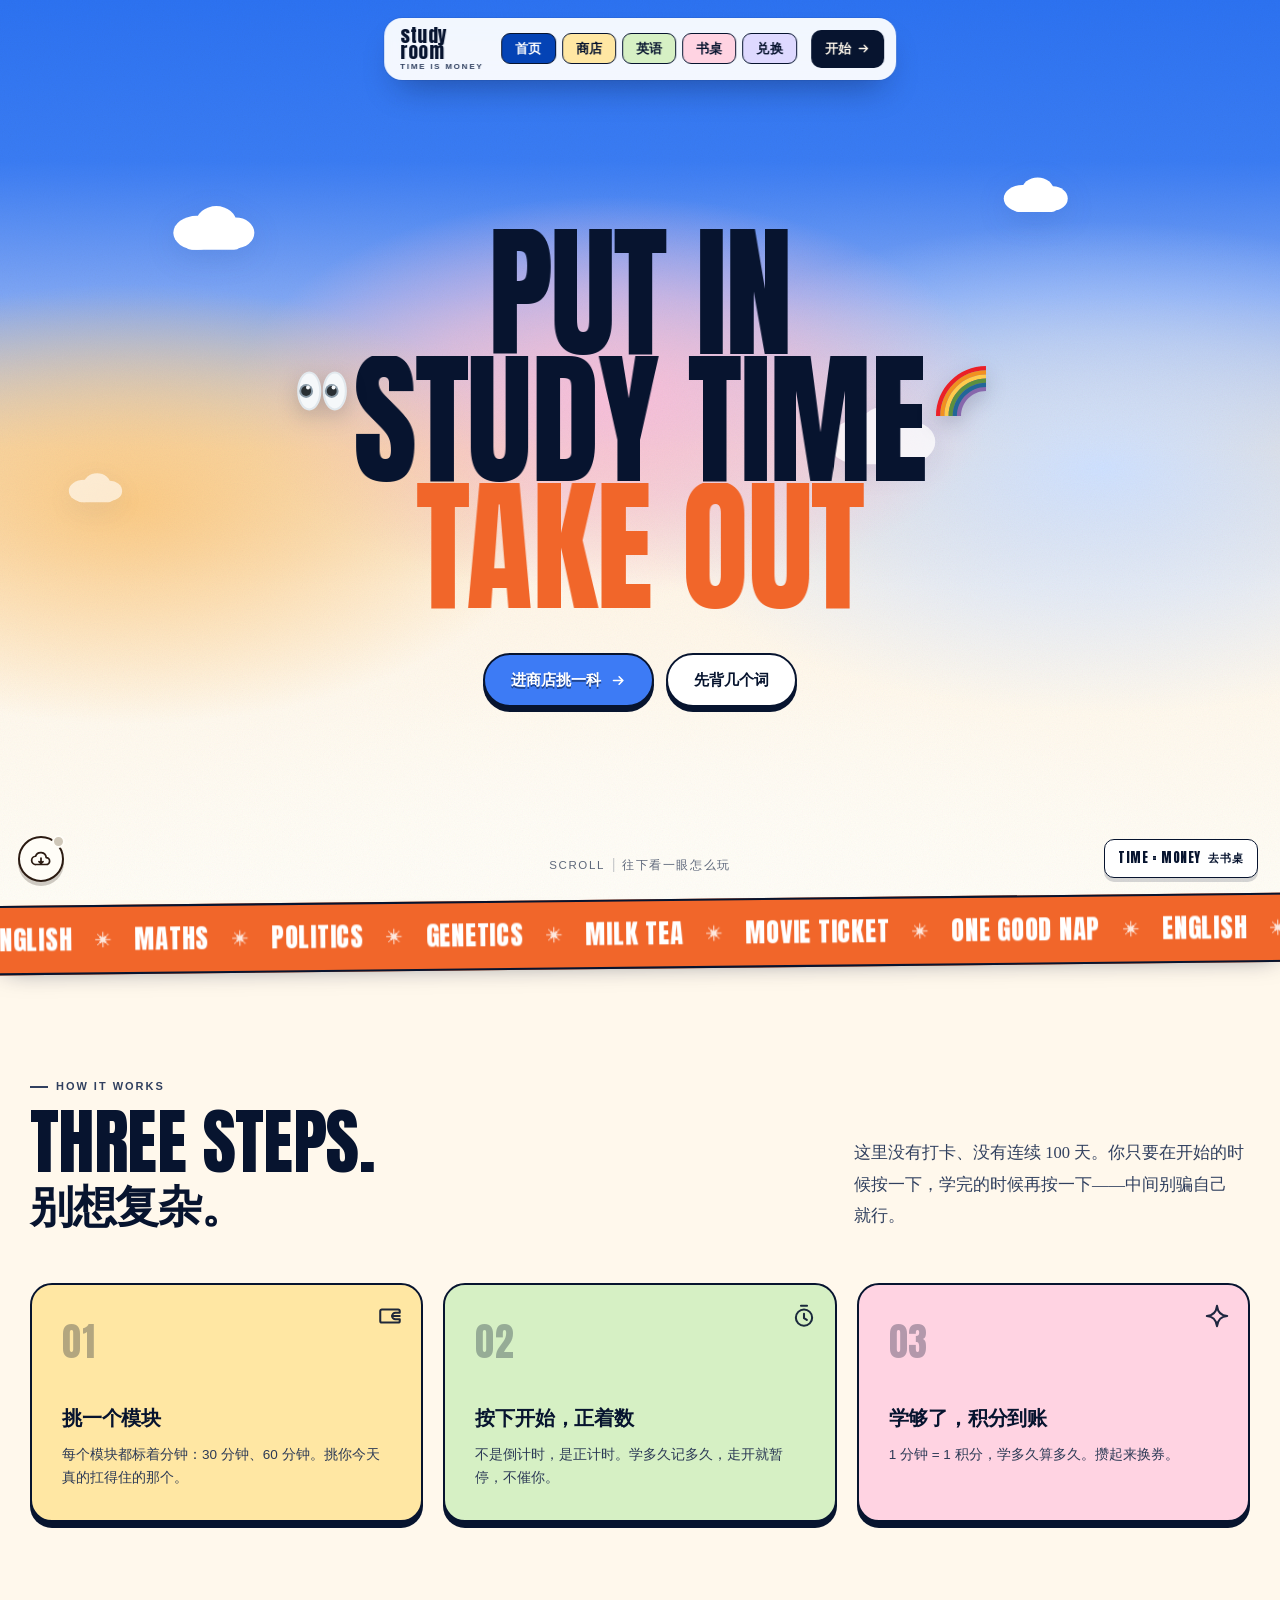
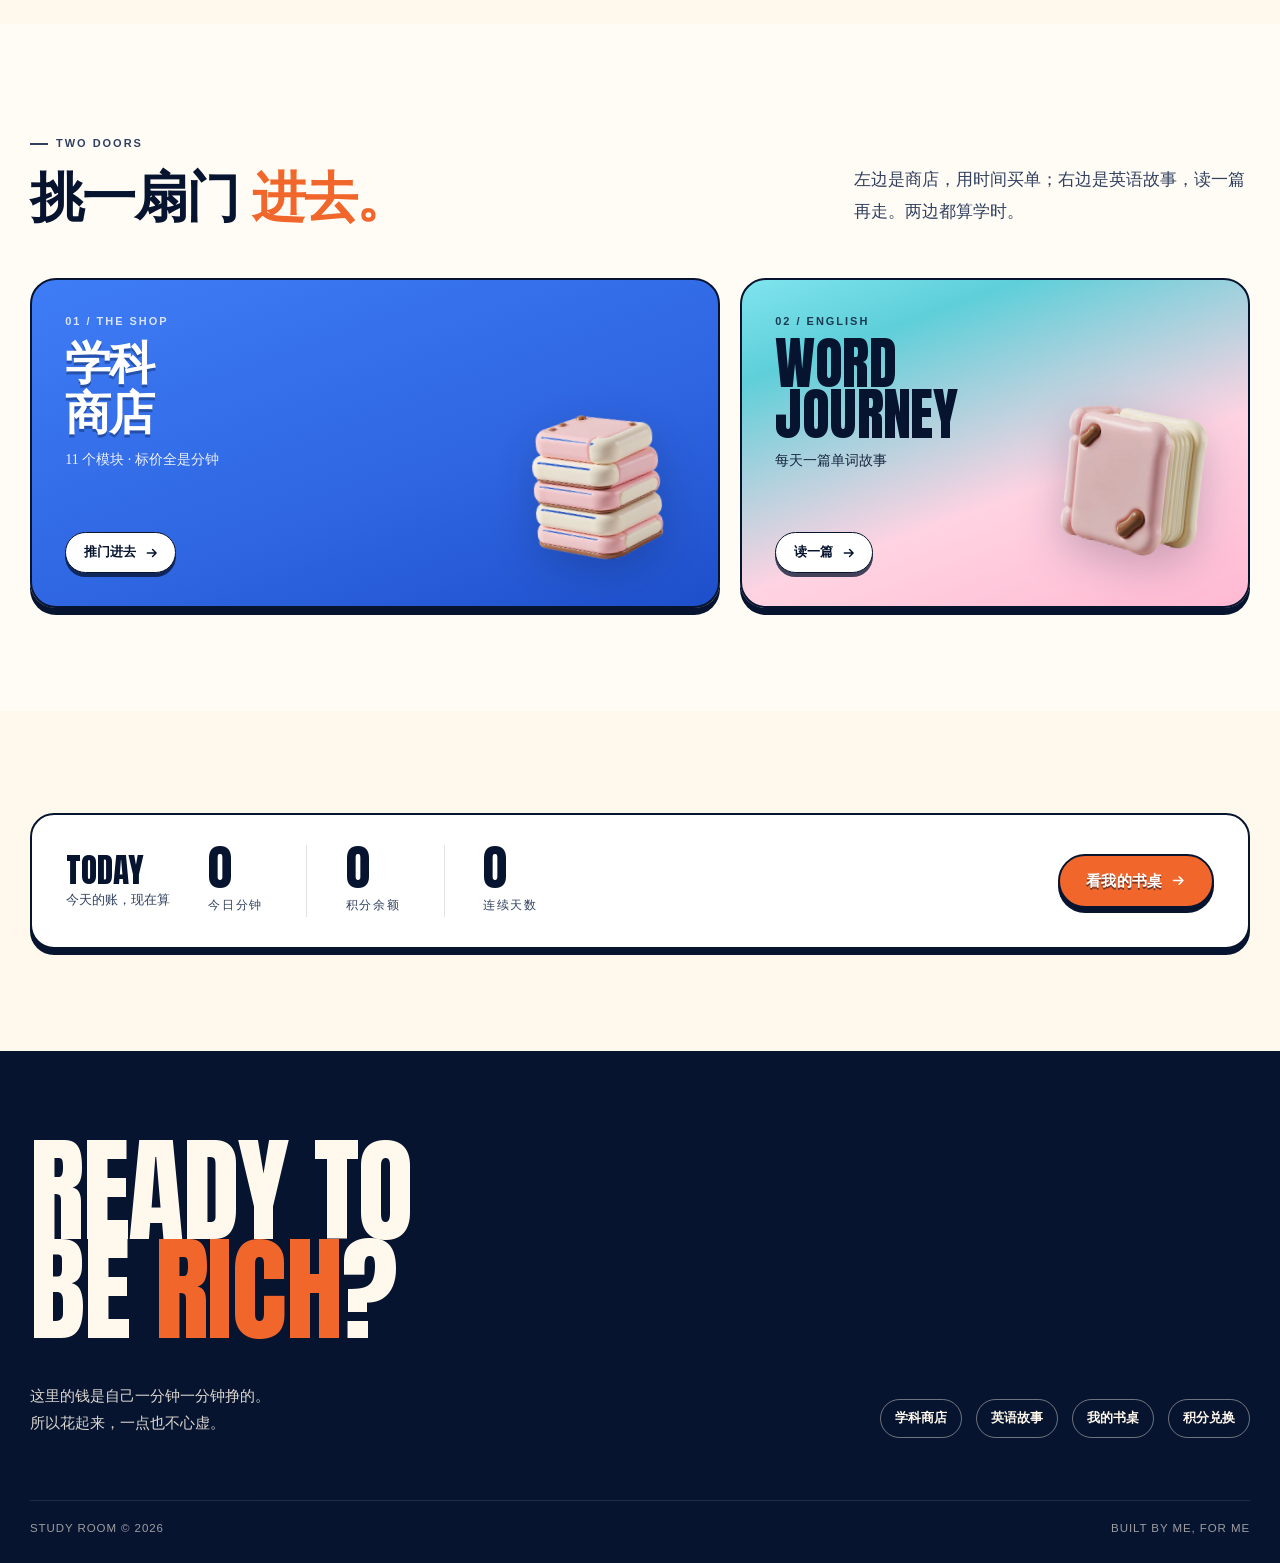
<file: index.html>
<!DOCTYPE html>
<html lang="zh-CN">
<head>
<meta charset="UTF-8">
<meta name="viewport" content="width=device-width, initial-scale=1, viewport-fit=cover">
<title>study room · 用学习时间付款的小房间</title>
<meta name="description" content="把学习时间存进去，把奶茶、电影和好觉取出来。学科商店、英语故事、书桌计时，都从这里进去。">
<meta name="robots" content="noindex, nofollow">
<meta name="theme-color" content="#2F74F2">
<link rel="icon" href="favicon.ico">
<link rel="preload" as="font" type="font/woff2" href="assets/fonts/anton-latin.woff2" crossorigin>
<link rel="stylesheet" href="assets/sky.css">
</head>
<body data-page="home">

<div class="sky" aria-hidden="true"></div>
<div class="sky__grain" aria-hidden="true"></div>

<!-- ============================ 贴纸导航 ============================ -->
<nav class="nav" id="nav" aria-label="主导航">
  <a class="brand" href="index.html" aria-label="study room 首页">
    <b>study</b><b>room</b><i>time is money</i>
  </a>
  <div class="menu">
    <a class="is-on" href="index.html" aria-current="page">首页</a>
    <a data-c="butter" href="shop.html">商店</a>
    <a data-c="mint" href="subjects/english/index.html">英语</a>
    <a data-c="blush" href="desk.html">书桌</a>
    <a data-c="lilac" href="rewards.html">兑换</a>
  </div>
  <a class="nav__go" href="shop.html">
    <span>开始</span>
    <svg viewBox="0 0 24 24"><path d="M4 12h15M13 6l6 6-6 6"/></svg>
  </a>
</nav>

<!-- ============================ 首屏 ============================ -->
<section class="hero" id="hero">
  <div class="sky-deco" id="deco" aria-hidden="true">
    <span class="cloud cloud--a" data-depth="14">
      <svg viewBox="0 0 120 70"><g fill="currentColor"><ellipse cx="38" cy="43" rx="29" ry="21"/><ellipse cx="62" cy="31" rx="25" ry="21"/><ellipse cx="86" cy="43" rx="23" ry="19"/><rect x="22" y="43" width="72" height="21" rx="10"/></g></svg>
    </span>
    <span class="cloud cloud--b" data-depth="22">
      <svg viewBox="0 0 120 70"><g fill="currentColor"><ellipse cx="38" cy="43" rx="29" ry="21"/><ellipse cx="62" cy="31" rx="25" ry="21"/><ellipse cx="86" cy="43" rx="23" ry="19"/><rect x="22" y="43" width="72" height="21" rx="10"/></g></svg>
    </span>
    <span class="cloud cloud--c" data-depth="9">
      <svg viewBox="0 0 120 70"><g fill="currentColor"><ellipse cx="38" cy="43" rx="29" ry="21"/><ellipse cx="62" cy="31" rx="25" ry="21"/><ellipse cx="86" cy="43" rx="23" ry="19"/><rect x="22" y="43" width="72" height="21" rx="10"/></g></svg>
    </span>
    <span class="cloud cloud--d" data-depth="30">
      <svg viewBox="0 0 120 70"><g fill="currentColor"><ellipse cx="38" cy="43" rx="29" ry="21"/><ellipse cx="62" cy="31" rx="25" ry="21"/><ellipse cx="86" cy="43" rx="23" ry="19"/><rect x="22" y="43" width="72" height="21" rx="10"/></g></svg>
    </span>
  </div>

  <h1>
    <span class="line"><span>PUT IN</span></span>
    <span class="line"><span>STUDY TIME</span></span>
    <span class="line"><span class="accent">TAKE OUT</span></span>
    <img class="float float--eye" data-depth="34" src="assets/home/eye.svg" alt="" aria-hidden="true">
    <img class="float float--bow" data-depth="26" src="assets/home/rainbow.svg" alt="" aria-hidden="true">
  </h1>

  <div class="acts rise">
    <a class="btn" href="shop.html">进商店挑一科
      <svg viewBox="0 0 24 24"><path d="M4 12h15M13 6l6 6-6 6"/></svg>
    </a>
    <a class="btn btn--ghost" href="subjects/english/index.html">先背几个词</a>
  </div>

  <p class="hero__meta"><span>scroll</span><i aria-hidden="true"></i><span>往下看一眼怎么玩</span></p>

  <a class="corner" href="desk.html"><b>TIME = MONEY</b> 去书桌</a>
</section>

<!-- ============================ 跑马灯 ============================ -->
<div class="ticker" aria-hidden="true">
  <div class="ticker__in">
    <span>english <i>✳</i> maths <i>✳</i> politics <i>✳</i> genetics <i>✳</i> milk tea <i>✳</i> movie ticket <i>✳</i> one good nap <i>✳</i></span>
    <span>english <i>✳</i> maths <i>✳</i> politics <i>✳</i> genetics <i>✳</i> milk tea <i>✳</i> movie ticket <i>✳</i> one good nap <i>✳</i></span>
  </div>
</div>

<!-- ============================ 怎么玩 ============================ -->
<section class="sec" id="how">
  <div class="wrap">
    <div class="sec__head rise">
      <div>
        <p class="eyebrow">how it works</p>
        <h2 class="disp">THREE STEPS.<span class="cn">别想复杂。</span></h2>
      </div>
      <p class="sec__cn">这里没有打卡、没有连续 100 天。你只要在开始的时候按一下，学完的时候再按一下——中间别骗自己就行。</p>
    </div>

    <div class="steps">
      <article class="step rise">
        <p class="step__n">01</p>
        <h3>挑一个模块</h3>
        <p>每个模块都标着分钟：30 分钟、60 分钟。挑你今天真的扛得住的那个。</p>
        <span class="step__ico" aria-hidden="true">
          <svg viewBox="0 0 24 24" width="26" height="26" fill="none" stroke="currentColor" stroke-width="1.9" stroke-linecap="round" stroke-linejoin="round"><path d="M3 7.5A1.5 1.5 0 0 1 4.5 6h15A1.5 1.5 0 0 1 21 7.5V9h-4a3 3 0 0 0 0 6h4v1.5A1.5 1.5 0 0 1 19.5 18h-15A1.5 1.5 0 0 1 3 16.5v-9Z"/><path d="M14 12h7"/></svg>
        </span>
      </article>

      <article class="step rise">
        <p class="step__n">02</p>
        <h3>按下开始，正着数</h3>
        <p>不是倒计时，是正计时。学多久记多久，走开就暂停，不催你。</p>
        <span class="step__ico" aria-hidden="true">
          <svg viewBox="0 0 24 24" width="26" height="26" fill="none" stroke="currentColor" stroke-width="1.9" stroke-linecap="round" stroke-linejoin="round"><circle cx="12" cy="13.5" r="7.5"/><path d="M12 10v4l2.6 1.6M9.2 2.5h5.6"/></svg>
        </span>
      </article>

      <article class="step rise">
        <p class="step__n">03</p>
        <h3>学够了，积分到账</h3>
        <p>1 分钟 = 1 积分，学多久算多久。攒起来换券。</p>
        <span class="step__ico" aria-hidden="true">
          <svg viewBox="0 0 24 24" width="26" height="26" fill="none" stroke="currentColor" stroke-width="1.9" stroke-linecap="round" stroke-linejoin="round"><path d="M12 2.6c.7 5.9 3.8 9 9.4 9.4-5.6.4-8.7 3.5-9.4 9.4-.7-5.9-3.8-9-9.4-9.4C8.2 11.6 11.3 8.5 12 2.6Z"/></svg>
        </span>
      </article>
    </div>
  </div>
</section>

<!-- ============================ 两个入口 ============================ -->
<section class="sec sec--plain" id="doors">
  <div class="wrap">
    <div class="sec__head rise">
      <div>
        <p class="eyebrow">two doors</p>
        <h2 class="disp--cn">挑一扇门 <em>进去。</em></h2>
      </div>
      <p class="sec__cn">左边是商店，用时间买单；右边是英语故事，读一篇再走。两边都算学时。</p>
    </div>

    <div class="doors">
      <a class="door door--shop rise" href="shop.html">
        <img class="door__art" src="assets/shop/cards.webp" alt="" aria-hidden="true">
        <div>
          <p class="door__k">01 / the shop</p>
          <p class="door__t door__t--cn">学科<br>商店</p>
          <p class="door__cn">11 个模块 · 标价全是分钟</p>
        </div>
        <span class="door__go">推门进去
          <svg viewBox="0 0 24 24"><path d="M4 12h15M13 6l6 6-6 6"/></svg>
        </span>
      </a>

      <a class="door door--en rise" href="subjects/english/index.html">
        <img class="door__art" src="assets/shop/book.webp" alt="" aria-hidden="true">
        <div>
          <p class="door__k">02 / english</p>
          <p class="door__t">Word<br>Journey</p>
          <p class="door__cn">每天一篇单词故事</p>
        </div>
        <span class="door__go">读一篇
          <svg viewBox="0 0 24 24"><path d="M4 12h15M13 6l6 6-6 6"/></svg>
        </span>
      </a>
    </div>
  </div>
</section>

<!-- ============================ 今天 ============================ -->
<section class="sec" id="today">
  <div class="wrap">
    <div class="today rise">
      <p class="today__t">TODAY<small>今天的账，现在算</small></p>
      <div class="today__nums">
        <div class="today__i"><b id="tMin">0</b><span>今日分钟</span></div>
        <div class="today__i"><b id="tPts">0</b><span>积分余额</span></div>
        <div class="today__i"><b id="tStreak">0</b><span>连续天数</span></div>
      </div>
      <a class="btn btn--orange today__go" href="desk.html">看我的书桌
        <svg viewBox="0 0 24 24"><path d="M4 12h15M13 6l6 6-6 6"/></svg>
      </a>
    </div>
  </div>
</section>

<!-- ============================ 页脚 ============================ -->
<footer class="foot">
  <div class="wrap">
    <p class="foot__big">READY TO<br>BE <em>RICH</em>?</p>
    <div class="foot__row">
      <p class="foot__note">这里的钱是自己一分钟一分钟挣的。<br>所以花起来，一点也不心虚。</p>
      <div class="foot__links">
        <a href="shop.html">学科商店</a>
        <a href="subjects/english/index.html">英语故事</a>
        <a href="desk.html">我的书桌</a>
        <a href="rewards.html">积分兑换</a>
      </div>
    </div>
    <div class="foot__end">
      <span>study room © 2026</span>
      <span>built by me, for me</span>
    </div>
  </div>
</footer>

<script src="assets/data.js" defer></script>
<script src="assets/store.js" defer></script>
<script src="assets/sky.js" defer></script>
<script src="assets/sync.js" defer></script>
</body>
</html>
</file>
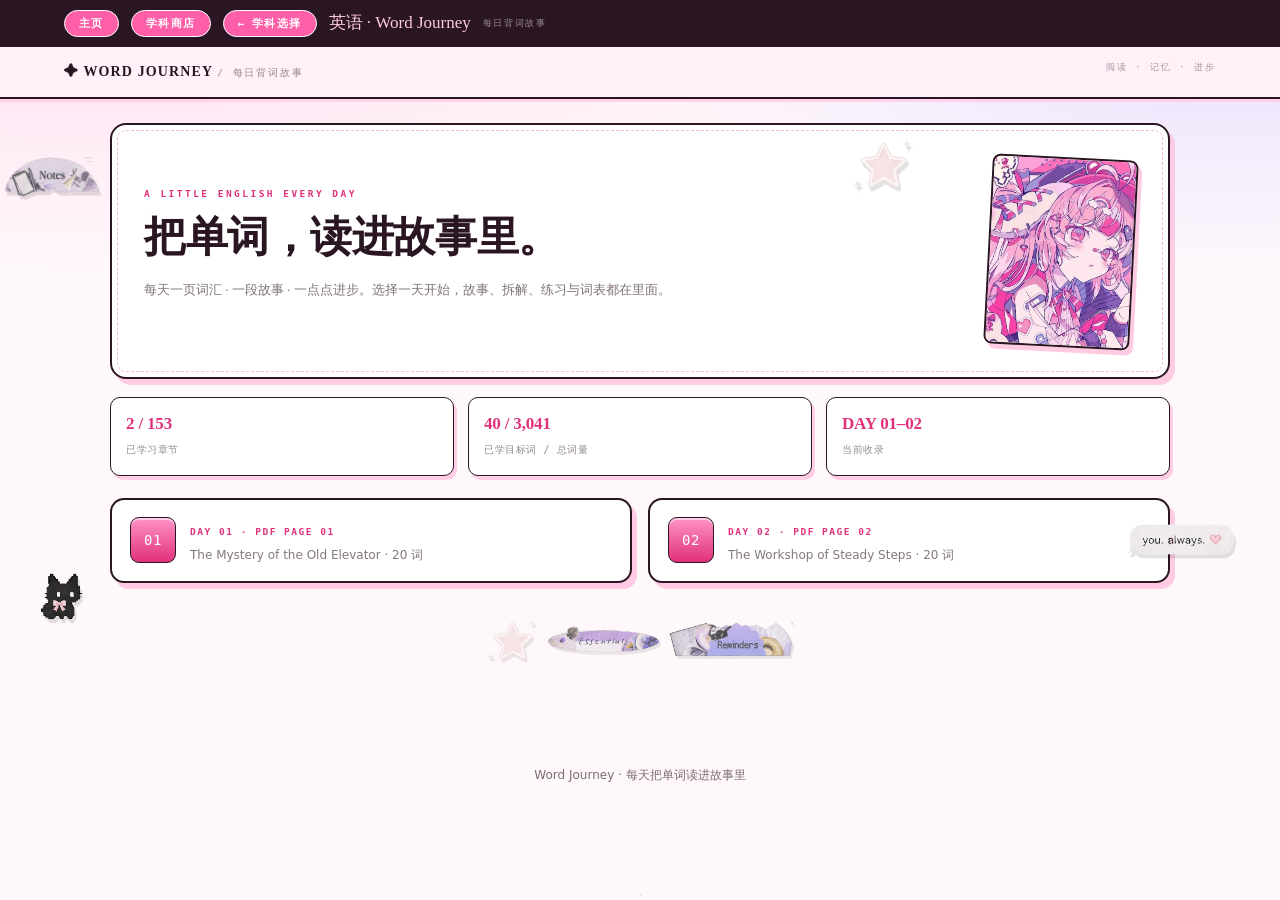
<file: subjects/english/index.html>
<!DOCTYPE html>
<html lang="zh-CN"><head><meta name="robots" content="noindex, nofollow"/><link rel="icon" href="../../favicon.ico"/><meta charset="utf-8"/><meta content="width=device-width, initial-scale=1" name="viewport"/>
<title>Word Journey · 每日背词故事</title>
<style>
:root{--paper:#fff8fb;--card:#fff8fb;--ink:#2a1622;--muted:#7a6472;--sage:#ffe4f0;--green:#e0317c;--line:#f0dbe6;--gold:#ff8fc4}
*{box-sizing:border-box}body{margin:0;background:var(--paper);color:var(--ink);font:15px/1.7 system-ui,-apple-system,"Segoe UI",sans-serif}header{padding:16px max(5vw,20px);background:#fff8fbed;position:sticky;top:0;border-bottom:1px solid var(--line);backdrop-filter:blur(10px);z-index:2;display:flex;justify-content:space-between}.brand{font-weight:800}.brand span{color:var(--green)}main{max-width:1100px;margin:auto;padding:30px 20px 70px}.hero{padding:34px;background:linear-gradient(120deg,#e7eee4,#f3eadb);border-radius:24px;display:flex;justify-content:space-between;align-items:center}.eyebrow{font-size:12px;letter-spacing:2px;color:var(--green);font-weight:800}.hero h1{font-size:clamp(28px,4vw,42px);margin:8px 0}.hero p{color:#5d6a60;max-width:550px}.book{font-size:78px}.stats{display:grid;grid-template-columns:repeat(3,1fr);gap:12px;margin:18px 0}.stat,.panel{background:var(--card);border:1px solid var(--line);border-radius:18px;padding:18px}.stat b{font-size:23px;display:block}.stat small,.muted{color:var(--muted)}.layout{display:grid;grid-template-columns:235px 1fr;gap:18px}.panel h3{margin:0 0 14px}.days{display:grid;grid-template-columns:repeat(5,1fr);gap:7px}.day{display:block;text-align:center;text-decoration:none;padding:8px 0;border:1px solid var(--line);background:white;border-radius:9px;color:var(--muted);font-size:13px}.day.active{background:var(--green);color:white;border-color:var(--green)}.day.pending{opacity:.48}.progress{height:6px;background:#eee;border-radius:10px;margin:12px 0}.progress span{display:block;width:.65%;height:100%;background:var(--green)}.head{display:flex;justify-content:space-between;gap:12px}.head h2{margin:4px 0;font-size:26px}.tag{background:var(--sage);color:var(--green);padding:5px 10px;border-radius:30px;font-size:12px;height:max-content}.controls{display:flex;flex-wrap:wrap;gap:8px;margin:16px 0}.toggle{position:absolute;opacity:0;width:1px;height:1px}.control-label{display:inline-block;border:1px solid var(--line);background:white;border-radius:10px;padding:9px 12px;cursor:pointer;user-select:none;font-size:14px}.control-label.primary{background:var(--green);color:white;border-color:var(--green)}.control-label:hover{filter:brightness(.97)}.story{font:18px/1.95 Georgia,"Times New Roman",serif;padding:5px 2px}.story p{margin:0 0 17px}.word{font-weight:bold;color:#c02361;background:linear-gradient(transparent 60%,#e6eee0 60%)}.translation,.answers{display:none;background:#fff8fb;border-left:3px solid #a2e5df;padding:14px;margin:15px 0;border-radius:0 12px 12px 0}.section{margin-top:25px}.table{border-collapse:collapse;width:100%;font-size:14px}.table th,.table td{text:text-align:left;text-align:left;border-bottom:1px solid var(--line);padding:10px}.table th{color:var(--muted);background:#fdf5fa}.table td:nth-child(2){font-weight:bold;color:var(--green)}.tip{background:#fdf5fa;padding:14px;border-radius:12px;color:#6b5560}.quiz{display:grid;gap:9px}.q{padding:12px;border:1px solid var(--line);border-radius:11px}.q input{border:0;border-bottom:1px solid #ccc;padding:5px;width:125px;font:inherit}.notice{margin-top:18px;background:#f4f1e8;padding:15px;border-radius:12px;color:#6b5560}.coming{margin-top:20px;padding:15px;border:1px dashed #d7d6cd;border-radius:12px;color:var(--muted)}footer{text-align:center;color:var(--muted);font-size:12px;padding:25px}
/* Native HTML disclosure widgets: no JavaScript required */
details.disclosure{margin:16px 0;border:1px solid var(--line);border-radius:12px;background:#fff;padding:12px 15px}details.disclosure>summary{cursor:pointer;font-weight:700;color:var(--green);list-style:none}details.disclosure>summary::-webkit-details-marker{display:none}details.disclosure>summary:after{content:"＋";float:right}details.disclosure[open]>summary:after{content:"－"}details.disclosure .inside{padding-top:12px}
@media(max-width:760px){.layout{grid-template-columns:1fr}.hero{padding:23px}.book{font-size:55px}.stats{gap:7px}.stat{padding:12px}.days{grid-template-columns:repeat(7,1fr)}}

/* Interactive word hints and quiz grading */
.wordhint{display:inline;position:relative} .wordhint>summary{display:inline;cursor:pointer;color:#c02361;font-weight:700;text-decoration:none;list-style:none} .wordhint>summary::-webkit-details-marker{display:none} .wordhint[open]>.hintbox{display:inline-block} .hintbox{display:none;position:relative;background:#fff8fb;border:1px solid #a2e5df;box-shadow:0 5px 16px #2a162218;border-radius:9px;padding:7px 10px;margin:3px 4px;font:13px/1.5 system-ui,sans-serif;color:#2a1622;vertical-align:middle} .hintbox b{color:#e0317c}
.quiz-tools{display:flex;flex-wrap:wrap;gap:8px;margin:14px 0} .quiz-btn{border:1px solid var(--line);border-radius:10px;background:var(--green);color:white;padding:9px 14px;font:inherit;cursor:pointer} .quiz-btn.secondary{background:white;color:var(--ink)} .quiz .q{display:flex;align-items:center;gap:8px;flex-wrap:wrap} .quiz .q input{width:min(240px,48vw);border:1px solid #cfcfc5;border-radius:7px;padding:7px 9px;background:#fff8fb} .quiz .q.correct{border-color:#2fb6b0;background:#effbf9} .quiz .q.incorrect{border-color:#e8709f;background:#fff1f7} .feedback{font-size:13px;font-weight:700} .grade-summary{display:none;padding:12px 15px;border-radius:12px;background:#f5f2fa;margin:12px 0;font-weight:700}

/* Click-to-translate every word in the English story */
.story .wordhint{display:inline-block;position:relative;vertical-align:baseline}
.story .wordhint>summary{display:inline;cursor:pointer;color:inherit;font-weight:inherit;text-decoration:none;list-style:none}
.story .wordhint>summary::-webkit-details-marker{display:none}
.story .wordhint .hintbox{display:none;position:absolute;z-index:5;left:0;top:calc(100% + 4px);min-width:125px;max-width:220px;white-space:normal;background:#fff8fb;border:1px solid #a2e5df;box-shadow:0 5px 16px #2a162218;border-radius:9px;padding:7px 10px;font:13px/1.5 system-ui,sans-serif;color:#2a1622}
.story .wordhint[open] .hintbox{display:block}
.story .wordhint.target-word>summary{font-weight:700;color:#c02361;background:linear-gradient(transparent 60%,#e6eee0 60%)}


/* New independent sentence-analysis module; deliberately does not alter existing lesson styling */
.grammar-module{margin-top:24px;border:1px solid var(--line);border-radius:18px;background:var(--card);padding:18px}
.grammar-module>summary{cursor:pointer;list-style:none;font-weight:800;color:var(--green);font-size:18px}
.grammar-module>summary::-webkit-details-marker{display:none}
.grammar-module>summary:after{content:"＋";float:right}
.grammar-module[open]>summary:after{content:"－"}
.grammar-intro{background:#fdf5fa;padding:12px;border-radius:12px;margin:12px 0;color:#6b5560}
.grammar-sentence{border:1px solid var(--line);border-radius:12px;padding:13px;margin:12px 0;background:#fff8fb}
.grammar-sentence h4{margin:0 0 8px;color:var(--green)}
.grammar-sentence .en{font:18px/1.8 Georgia,"Times New Roman",serif}
.grammar-sentence .zh{color:var(--muted);margin:5px 0 10px}
.grammar-sentence .explain{font-size:14px;line-height:1.75}
.grammar-sentence details.word-explain{display:inline-block;margin:4px 2px;vertical-align:baseline}
.grammar-sentence details.word-explain summary{cursor:pointer;display:inline;color:var(--green);font-weight:700;list-style:none;border-bottom:1px dotted #9eb59e}
.grammar-sentence details.word-explain summary::-webkit-details-marker{display:none}
.grammar-sentence details.word-explain .why{display:block;background:#fff8fb;border:1px solid #a2e5df;border-radius:9px;padding:8px 10px;margin-top:5px;max-width:520px}

.grammar-module .grammar-map{background:#f5f7f3;border:1px solid var(--line);border-radius:12px;padding:13px 15px;margin:14px 0 18px;line-height:1.75}.grammar-module .grammar-tags{display:flex;flex-wrap:wrap;gap:6px;margin:8px 0 12px}.grammar-module .grammar-tag{display:inline-block;background:#e8efe5;color:#355d3a;border-radius:999px;padding:3px 9px;font-size:12px}.grammar-module .grammar-map small{color:var(--muted)}

.advanced-fill{display:block;width:100%;max-width:100%;min-width:0;overflow:visible;box-sizing:border-box}
.advanced-fill .inside,.advanced-fill .section{width:100%;max-width:100%;min-width:0;box-sizing:border-box}
.advanced-fill .fill-bank{border:1px solid var(--line);background:#f5f7f3;border-radius:12px;padding:12px;margin:12px 0;width:100%;max-width:100%;box-sizing:border-box}
.advanced-fill .fill-words{margin-top:6px;line-height:1.9;overflow-wrap:anywhere;word-break:normal}
.advanced-fill .fill-passage{display:block;line-height:2;padding:12px 0;width:100%;max-width:100%;min-width:0;box-sizing:border-box;overflow-wrap:normal;word-break:normal;white-space:normal}
.advanced-fill .fill-slot{display:inline-block;vertical-align:baseline;white-space:nowrap;max-width:100%;margin:2px 2px;box-sizing:border-box}
.advanced-fill .fill-slot select{display:inline-block;flex:none;box-sizing:border-box;border:1px solid #cfcfc5;border-radius:7px;background:#fff8fb;padding:5px 7px;width:132px;min-width:132px;max-width:132px;font:inherit;font-size:14px;vertical-align:baseline;white-space:normal}
.advanced-fill .fill-controls{display:flex;gap:8px;flex-wrap:wrap;margin:12px 0}
.advanced-fill .fill-result{display:none;padding:12px;border-radius:12px;background:#f5f2fa;margin:12px 0;font-weight:700;overflow-wrap:anywhere}
.advanced-fill .fill-explanations{border-top:1px solid var(--line);padding-top:12px;width:100%;max-width:100%;min-width:0;overflow-wrap:anywhere;box-sizing:border-box}
.advanced-fill .fill-translation{background:#fdf5fa;border-radius:12px;padding:14px;line-height:1.9}
.advanced-fill .fill-pos-grid{display:grid;grid-template-columns:repeat(2,minmax(0,1fr));gap:12px;margin:12px 0}
.advanced-fill .fill-pos-card{border:1px solid var(--line);border-radius:12px;background:#fff8fb;padding:12px;min-width:0}
.advanced-fill .fill-pos-title{font-weight:800;color:var(--green);border-bottom:1px solid var(--line);padding-bottom:7px;margin-bottom:8px}
.advanced-fill .fill-pos-item{display:flex;gap:10px;align-items:baseline;flex-wrap:wrap;padding:4px 0;line-height:1.7}
.advanced-fill .fill-pos-item b{min-width:100px;color:#2a1622}
.advanced-fill .fill-pos-item span{color:var(--muted)}
.advanced-fill .fill-explanations ol{padding-left:1.5em;line-height:1.9}
.advanced-fill .fill-explanations li{margin:0 0 9px}
.advanced-fill select.correct{border-color:#2fb6b0;background:#effbf9}
.advanced-fill select.incorrect{border-color:#e8709f;background:#fff1f7}
@media(max-width:700px){.advanced-fill .fill-passage{font-size:15px;line-height:1.9;padding:8px 0}.advanced-fill .fill-slot select{width:124px;min-width:124px;max-width:124px;font-size:13px;padding:4px}.advanced-fill .fill-pos-grid{grid-template-columns:1fr}.advanced-fill .fill-pos-item b{min-width:90px}}

/* Final overflow fix: allow grid content to shrink and inline blanks to wrap naturally */
.layout{grid-template-columns:235px minmax(0,1fr)}
.layout>*{min-width:0}
.advanced-fill{width:100%;min-width:0;max-width:100%;overflow:hidden}
.advanced-fill .inside,.advanced-fill .section,.advanced-fill .fill-passage{min-width:0;width:100%;max-width:100%;overflow-wrap:break-word;word-wrap:break-word}
.advanced-fill .fill-passage{white-space:normal;line-height:2.05}
.advanced-fill .fill-slot{display:inline;white-space:normal;max-width:100%;margin:0 1px}
.advanced-fill .fill-slot select{display:inline;width:clamp(88px,11vw,118px);min-width:0;max-width:100%;vertical-align:baseline;padding:4px 5px;font-size:13px}
.advanced-fill .fill-bank,.advanced-fill .fill-explanations,.advanced-fill .fill-translation{min-width:0;max-width:100%;overflow-wrap:anywhere}
@media(max-width:760px){.layout{grid-template-columns:minmax(0,1fr)}.advanced-fill .fill-slot select{width:108px;max-width:100%;font-size:12px}}

/* ===== 进阶练习美化覆盖层（题目与批改逻辑不变） ===== */
#advanced-fill .section h3{font-size:20px;margin:4px 0 6px;letter-spacing:.2px}
#advanced-fill .section>p.muted{background:#fdf5fa;border-left:3px solid var(--sage);padding:10px 12px;border-radius:0 10px 10px 0;margin:10px 0 16px;line-height:1.8}
#advanced-fill .fill-bank{background:linear-gradient(135deg,#f3f7f1,#f8f5ec);border:1px solid var(--line);border-radius:16px;padding:16px 18px;box-shadow:0 2px 10px #2a16220a}
#advanced-fill .fill-bank>b{display:inline-flex;align-items:center;gap:6px;color:var(--green);font-size:13px;letter-spacing:.5px}
#advanced-fill .fill-words{display:flex;flex-wrap:wrap;gap:8px;margin-top:12px}
#advanced-fill .fw-chip{display:inline-flex;align-items:center;padding:6px 12px;border-radius:999px;background:#fff8fb;border:1px solid var(--line);font:600 13px/1.2 Georgia,"Times New Roman",serif;color:#2a1622;box-shadow:0 1px 3px #2a162208}
#advanced-fill .fw-chip:nth-child(odd){background:#f3f7f1}
#advanced-fill .fill-passage{background:var(--card);border:1px solid var(--line);border-radius:18px;padding:22px 22px 18px;font:17px/2.1 Georgia,"Times New Roman",serif;box-shadow:0 2px 12px #2a16220a;margin:6px 0}
#advanced-fill .fill-slot{margin:0 3px}
#advanced-fill .fill-slot select{border:1px solid #d3d6c9;border-radius:10px;background:#fbfcf7;padding:5px 8px;font:600 13px system-ui,sans-serif;color:#2a1622;box-shadow:inset 0 1px 2px #2a162208;transition:border-color .15s,box-shadow .15s,background .15s}
#advanced-fill .fill-slot select:focus{outline:none;border-color:var(--green);box-shadow:0 0 0 3px #ffe4f0}
#advanced-fill .fill-slot select.correct{border-color:#2fb6b0;background:#effbf9;box-shadow:0 0 0 3px #e3f0e2}
#advanced-fill .fill-slot select.incorrect{border-color:#e8709f;background:#fff1f7;box-shadow:0 0 0 3px #fbe7e4}
#advanced-fill .fill-controls{margin:16px 0 4px}
#advanced-fill .fill-controls .quiz-btn{border-radius:12px;padding:10px 18px;font-weight:700;box-shadow:0 2px 6px #2a162214;transition:transform .12s,filter .12s}
#advanced-fill .fill-controls .quiz-btn:hover{filter:brightness(1.03);transform:translateY(-1px)}
#advanced-fill .fill-controls .quiz-btn.secondary{background:white}
#advanced-fill .fill-result{border-radius:14px;padding:14px 16px;background:linear-gradient(135deg,#f5f2fa,#e9f1e6);border-left:4px solid var(--green);box-shadow:0 2px 8px #2a16220a}
#advanced-fill .fill-explanations{border-top:1px dashed var(--line);padding-top:18px;margin-top:18px}
#advanced-fill .fill-explanations h4{margin:18px 0 10px;font-size:15px;color:var(--green)}
#advanced-fill .fill-translation{background:linear-gradient(135deg,#fdf5fa,#f4f1e6);border:1px solid var(--line);border-left:4px solid var(--gold);border-radius:14px;padding:16px 18px}
#advanced-fill .fill-pos-grid{gap:14px}
#advanced-fill .fill-pos-card{background:#fff;border:1px solid var(--line);border-radius:16px;padding:14px 16px;box-shadow:0 1px 6px #2a162208;border-top:3px solid var(--sage)}
#advanced-fill .fill-pos-title{display:inline-block;color:var(--green);background:#eef3ea;border-radius:999px;padding:4px 12px;font-size:13px;border-bottom:none;margin-bottom:10px}
#advanced-fill .fill-pos-item b{color:#2a1622}
#advanced-fill .fill-explanations ol{list-style:none;padding-left:0;display:grid;gap:10px}
#advanced-fill .fill-explanations li{background:#fff8fb;border:1px solid var(--line);border-radius:12px;padding:11px 14px 11px 42px;position:relative;line-height:1.75}
#advanced-fill .fill-explanations li::before{content:counter(list-item);position:absolute;left:12px;top:11px;width:20px;height:20px;border-radius:50%;background:var(--sage);color:var(--green);font-size:12px;font-weight:800;display:flex;align-items:center;justify-content:center}
#advanced-fill .fill-explanations>p{background:#fdf5fa;border:1px dashed #d9d2bd;border-radius:12px;padding:12px 14px;color:#6b5560;margin-top:12px;line-height:1.8}
@media(max-width:700px){#advanced-fill .fill-passage{padding:16px 15px;font-size:15px}#advanced-fill .fill-pos-grid{grid-template-columns:1fr}}



@import url("https://miaoda.feishu.cn/fonts/css2?family=Mali:wght@400;500;600&family=Itim&display=swap");
/* ===== Momonga Fluffy Sky · 主题覆盖层（题目与逻辑不变） ===== */
:root{
  --mo-sky:#ffc9e2; --mo-sky-deep:#e0317c; --mo-cream:#fff1f8; --mo-paper:#fff8fb;
  --mo-blush:#ff9ecb; --mo-blush-deep:#e0317c; --mo-sage:#a2e5df; --mo-ink:#2a1622;
  --mo-ink-soft:rgba(42,22,34,.55); --mo-line:rgba(42,22,34,.28); --mo-sky-soft:#ffe4f0;
  --mo-field:#fff8fb;
}
::selection{background:var(--mo-sky);color:var(--mo-ink)}
body{
  font-family:"Mali","Itim","PingFang SC","Hiragino Sans GB","Microsoft YaHei",system-ui,sans-serif;
  color:var(--mo-ink);
  background:#b7d9f2 url("../../assets/img/60a34b94.jpg") center bottom / cover no-repeat fixed;
}
@media(max-width:1000px){ body{background-image:url("../../assets/img/34bedcdf.jpg")} }

/* 顶栏 */
header{background:var(--mo-cream);border-bottom:2px solid var(--mo-ink);box-shadow:0 3px 0 rgba(255,201,226,.7);backdrop-filter:none}
.brand{font-family:"Itim","Mali",sans-serif;letter-spacing:.5px}
.brand span{color:var(--mo-sky-deep)}
.muted{color:var(--mo-ink-soft)}

/* 主视觉 */
.hero{position:relative;overflow:hidden;background:var(--mo-paper);border:2px solid var(--mo-ink);
  border-radius:22px;outline:1.5px dashed rgba(224,49,124,.55);outline-offset:-8px;
  box-shadow:0 4px 0 rgba(255,201,226,.9);padding:34px}
.hero::after{content:"";position:absolute;top:10px;right:20px;width:196px;aspect-ratio:900/294;
  background:url("../../assets/img/73f0f8f2.png") center/contain no-repeat;pointer-events:none}
.eyebrow{color:var(--mo-sky-deep);letter-spacing:3px}
.hero h1{font-family:"Itim","Mali",sans-serif;color:var(--mo-ink)}
.hero p{color:#6d5a61;max-width:46%}
.book{display:none}

/* 统计卡片 */
.stats{gap:14px}
.stat{background:var(--mo-paper);border:2px solid var(--mo-ink);border-radius:20px;box-shadow:0 4px 0 rgba(255,201,226,.9)}
.stat b{color:var(--mo-sky-deep);font-family:"Itim"}
.stat small{color:var(--mo-ink-soft)}

/* 侧栏目录 */
.panel{background:var(--mo-paper);border:2px solid var(--mo-ink);border-radius:22px;box-shadow:0 4px 0 rgba(255,201,226,.9)}
.panel h3{color:var(--mo-ink)}
.progress{background:var(--mo-sky-soft)}
.progress span{background:var(--mo-sky-deep)}
.days{gap:8px}
.day{background:#fff;border:1.5px solid var(--mo-line);border-radius:12px;color:var(--mo-ink-soft);font-family:"Mali"}
.day.active{background:var(--mo-sky);color:var(--mo-ink);border-color:var(--mo-ink);box-shadow:0 2px 0 rgba(42,22,34,.25)}
.day.pending{opacity:.6}

/* 标题与标签 */
.head h2{font-family:"Itim","Mali",sans-serif;color:var(--mo-ink)}
.tag{background:var(--mo-sky-soft);color:var(--mo-sky-deep);border:1.5px solid var(--mo-line)}

/* 故事与点词提示 */
.story{font-family:"Mali",Georgia,"Times New Roman",serif}
.story .wordhint.target-word>summary{color:var(--mo-sky-deep);background:linear-gradient(transparent 60%,#dcebf6 60%)}
.hintbox{background:#fff;border:1.5px solid var(--mo-line);border-radius:14px;box-shadow:0 5px 16px rgba(42,22,34,.18)}
.hintbox b{color:var(--mo-sky-deep)}

/* 折叠卡片 */
details.disclosure{background:var(--mo-paper);border:2px solid var(--mo-ink);border-radius:20px;box-shadow:0 4px 0 rgba(255,201,226,.9)}
details.disclosure>summary{color:var(--mo-sky-deep);font-family:"Itim","Mali",sans-serif}
details.disclosure>summary:after{color:var(--mo-sky-deep)}

/* 表格 / 提示 / 基础测试 */
.section h3{font-family:"Itim","Mali",sans-serif;color:var(--mo-ink)}
.table th{background:var(--mo-cream);color:var(--mo-ink)}
.table td:nth-child(2){color:var(--mo-sky-deep)}
.table td{border-bottom:1px dashed var(--mo-line)}
.tip{background:rgba(198,216,181,.35);border:1.5px dashed rgba(184,112,143,.5);border-radius:16px;color:#5f5357}
.tip b{color:var(--mo-blush-deep)}
.q{background:#fff;border:1.5px solid var(--mo-line);border-radius:14px}
.q input{background:var(--mo-field);border:1.5px solid var(--mo-line)!important;border-radius:10px;color:var(--mo-ink)}
.q input:focus{border-color:var(--mo-sky-deep)!important;box-shadow:0 0 0 3px rgba(255,201,226,.55)}
.quiz-btn{background:var(--mo-sky);color:var(--mo-ink);border:2px solid var(--mo-ink);border-radius:999px;box-shadow:0 3px 0 rgba(42,22,34,.25);font-family:"Mali";font-weight:600}
.quiz-btn.secondary{background:#fff;color:var(--mo-ink)}
.q.correct{border-color:#9ccfae;background:#f0f9f2}
.q.incorrect{border-color:#e8a0a0;background:#fff4f3}
.grade-summary{background:var(--mo-sky-soft);border-left:4px solid var(--mo-sky-deep)}
.coming{border:1.5px dashed var(--mo-line);background:var(--mo-paper);color:var(--mo-ink-soft)}
footer{color:var(--mo-ink-soft)}
footer::before{content:"";display:block;height:34px;background:url("../../assets/img/64ac27c3.png") center/contain no-repeat;margin-bottom:10px}

/* 语法拆解模块 */
.grammar-module{background:var(--mo-paper)!important;border:2px solid var(--mo-ink)!important;border-radius:22px!important;box-shadow:0 4px 0 rgba(255,201,226,.9)}
.grammar-module>summary{color:var(--mo-sky-deep);font-family:"Itim","Mali",sans-serif}
.grammar-map{background:var(--mo-sky-soft)!important;border:1.5px dashed var(--mo-sky-deep)!important}
.grammar-map strong{color:var(--mo-ink)}
.grammar-tag{background:var(--mo-sage)!important;color:var(--mo-ink)!important;border-radius:999px}
.grammar-intro{background:rgba(198,216,181,.25)!important;border-radius:14px!important;color:#5f5357}
.grammar-sentence{background:#fff!important;border:1.5px solid var(--mo-line)!important;border-radius:18px!important}
.grammar-sentence h4{color:var(--mo-sky-deep);font-family:"Itim","Mali",sans-serif}
.word-explain summary{color:var(--mo-sky-deep)!important;border-bottom-color:var(--mo-sky)!important}
.word-explain .why{background:var(--mo-sky-soft)!important;border:1.5px solid var(--mo-sky)!important;border-radius:12px!important}

/* 进阶练习模块 */
#advanced-fill .section h3{font-family:"Itim","Mali",sans-serif;color:var(--mo-ink)}
#advanced-fill .section>p.muted{background:var(--mo-sky-soft);border-left:3px solid var(--mo-sky);border-radius:0 14px 14px 0}
#advanced-fill .fill-bank{background:var(--mo-cream);border:2px solid var(--mo-ink);border-radius:20px;box-shadow:0 4px 0 rgba(255,201,226,.9)}
#advanced-fill .fill-bank>b{color:var(--mo-ink)}
#advanced-fill .fw-chip{background:#fff;border:1.5px solid var(--mo-line);color:var(--mo-sky-deep);border-radius:999px}
#advanced-fill .fw-chip:nth-child(odd){background:var(--mo-sky-soft)}
#advanced-fill .fill-passage{background:var(--mo-paper);border:2px solid var(--mo-ink);border-radius:20px;box-shadow:0 4px 0 rgba(255,201,226,.9);font-family:"Mali",Georgia,serif}
#advanced-fill .fill-slot select{background:var(--mo-field);border:1.5px solid var(--mo-line);border-radius:10px;color:var(--mo-ink)}
#advanced-fill .fill-slot select:focus{border-color:var(--mo-sky-deep);box-shadow:0 0 0 3px rgba(255,201,226,.55)}
#advanced-fill .fill-result{background:var(--mo-sky-soft);border-left:4px solid var(--mo-sky-deep)}
#advanced-fill .fill-translation{background:var(--mo-cream);border-left:4px solid var(--mo-blush)}
#advanced-fill .fill-pos-card{background:#fff;border:1.5px solid var(--mo-line);border-top:3px solid var(--mo-sage);border-radius:18px}
#advanced-fill .fill-pos-title{background:var(--mo-sky-soft);color:var(--mo-sky-deep)}
#advanced-fill .fill-pos-item b{color:var(--mo-sky-deep)}
#advanced-fill .fill-explanations h4{color:var(--mo-sky-deep)}
#advanced-fill .fill-explanations li{background:#fffafc;border:1.5px solid var(--mo-line)}
#advanced-fill .fill-explanations li::before{background:var(--mo-sky);color:var(--mo-ink)}
#advanced-fill .fill-explanations>p{background:rgba(198,216,181,.25);border:1.5px dashed var(--mo-line)}

@media(max-width:700px){
  .hero{padding:22px 18px}
  .hero::after{width:120px;top:8px;right:10px;opacity:.9}
  .hero p{max-width:100%}
  .stats{grid-template-columns:1fr;gap:10px}
  .stat{padding:14px}
  .stat,.panel,.grammar-sentence{border-radius:18px}
}

/* ===== 睡鼠贴纸装饰（内容与逻辑不变） ===== */
.panel h3{display:flex;align-items:center;gap:8px}
.panel h3::before{content:"";flex:none;width:34px;height:34px;background:url("../../assets/img/60cd8601.png") center/contain no-repeat}
.grammar-module{position:relative}
.grammar-module::before{content:"";position:absolute;top:12px;right:18px;width:86px;aspect-ratio:260/256;background:url("../../assets/img/7852ae2c.png") center/contain no-repeat;pointer-events:none;opacity:.95}
#advanced-fill .fill-bank>b{display:inline-flex;align-items:center;gap:7px}
#advanced-fill .fill-bank>b::before{content:"";width:22px;height:22px;background:url("../../assets/img/60cd8601.png") center/contain no-repeat}
@media(max-width:700px){
  .grammar-module::before{display:none}
}


/* ===== 应用壳层：首页卡片 + 视图切换 ===== */
.hidden{display:none!important}
.app-main{max-width:1100px;margin:0 auto;padding:24px 20px 70px}
#view-app{min-height:100vh}
.topbar{display:flex;align-items:center;gap:14px;padding:14px max(5vw,20px);
  background:var(--mo-cream,#fff1f8);border-bottom:2px solid var(--mo-ink,#2a1622)}
.back-btn{border:2px solid var(--mo-ink,#2a1622);background:#fff;color:var(--mo-sky-deep,#e0317c);
  border-radius:999px;padding:8px 18px;font:600 14px "Mali",inherit;cursor:pointer;
  box-shadow:0 2px 0 rgba(42,22,34,.2)}
.back-btn:hover{background:var(--mo-sky-soft,#ffe4f0)}
.topbar .cur{font-family:"Itim","Mali",sans-serif;font-weight:700;font-size:17px;color:var(--mo-ink,#2a1622)}
.home-btns{display:grid;grid-template-columns:repeat(3,1fr);gap:16px;margin-top:22px}
.home-card{background:var(--mo-paper,#fff8fb);border:2px solid var(--mo-ink,#2a1622);border-radius:22px;
  box-shadow:0 4px 0 rgba(255,201,226,.9);padding:28px 22px;text-align:center;cursor:pointer;
  font-family:inherit;color:var(--mo-ink,#2a1622);transition:transform .15s,border-color .15s}
.home-card:hover{transform:translateY(-3px);border-color:var(--mo-sky-deep,#e0317c)}
.home-card .ic{font-size:34px}
.home-card .t{font-family:"Itim","Mali",sans-serif;font-size:19px;font-weight:700;margin:10px 0 6px}
.home-card .d{font-size:13px;color:var(--mo-ink-soft,rgba(42,22,34,.55));line-height:1.7}
.module{animation:fadeIn .18s ease}
@keyframes fadeIn{from{opacity:0;transform:translateY(6px)}to{opacity:1;transform:none}}
/* 练习中心 tab */
.seg{display:inline-flex;background:#fff;border:2px solid var(--mo-ink,#2a1622);border-radius:999px;
  padding:4px;gap:4px;margin:4px 0 18px;flex-wrap:wrap}
.seg button{border:none;background:transparent;padding:9px 22px;border-radius:999px;
  font:600 14px "Mali",inherit;cursor:pointer;color:var(--mo-ink-soft,rgba(42,22,34,.55))}
.seg button.active{background:var(--mo-sky,#ffc9e2);color:var(--mo-ink,#2a1622)}
.panel-card{background:var(--mo-paper,#fff8fb);border:2px solid var(--mo-ink,#2a1622);border-radius:22px;
  box-shadow:0 4px 0 rgba(255,201,226,.9);padding:22px}
/* 词汇总表 */
.vocab-toolbar{display:flex;gap:12px;align-items:center;flex-wrap:wrap;margin:4px 0 18px}
.vocab-toolbar .search{flex:1;max-width:340px;border:2px solid var(--mo-ink,#2a1622);border-radius:999px;
  padding:10px 16px;font:inherit;background:#fff8fb;color:var(--mo-ink,#2a1622);outline:none}
.vocab-toolbar .search:focus{border-color:var(--mo-sky-deep,#e0317c);box-shadow:0 0 0 3px rgba(255,201,226,.55)}
.vocab-toolbar .count{font-size:13.5px;color:var(--mo-ink-soft,rgba(42,22,34,.55));font-weight:600}
.v-list{display:grid;grid-template-columns:repeat(2,minmax(0,1fr));gap:12px}
.v-item{background:var(--mo-paper,#fff8fb);border:2px solid var(--mo-ink,#2a1622);border-radius:18px;
  padding:13px 15px;display:flex;gap:11px;align-items:flex-start;box-shadow:0 3px 0 rgba(255,201,226,.9)}
.v-idx{flex:none;width:28px;height:28px;border-radius:10px;background:var(--mo-sky-soft,#ffe4f0);
  color:var(--mo-sky-deep,#e0317c);font-weight:800;font-size:13px;display:flex;align-items:center;justify-content:center}
.speak-btn{flex:none;border:1.5px solid var(--mo-ink,#2a1622);background:#fff;border-radius:9px;width:30px;height:30px;
  cursor:pointer;font-size:14px;line-height:1;color:var(--mo-sky-deep,#e0317c);display:inline-flex;align-items:center;justify-content:center}
.speak-btn:hover{background:var(--mo-sky-soft,#ffe4f0);border-color:var(--mo-sky-deep,#e0317c)}
.v-main{flex:1;min-width:0}
.v-row{display:flex;align-items:baseline;gap:8px;flex-wrap:wrap}
.v-word{font-family:"Itim","Mali",sans-serif;font-size:17px;font-weight:800;color:var(--mo-ink,#2a1622)}
.v-pos{background:var(--mo-sky-soft,#ffe4f0);color:var(--mo-sky-deep,#e0317c);border-radius:999px;
  padding:2px 10px;font-size:12px;font-weight:600}
.v-mean{color:var(--mo-ink-soft,rgba(42,22,34,.55));font-size:13.5px;margin-top:3px;line-height:1.6}
.v-empty{background:var(--mo-paper,#fff8fb);border:1.5px dashed var(--mo-ink,#2a1622);border-radius:16px;
  padding:28px;text-align:center;color:var(--mo-ink-soft,rgba(42,22,34,.55))}
@media(max-width:760px){
  .home-btns{grid-template-columns:1fr}
  .v-list{grid-template-columns:1fr}
  .panel-card{padding:16px}
}
</style>
<style>
/* ===== 多日应用壳层 ===== */
.hidden{display:none!important}
.app-main{max-width:1100px;margin:0 auto;padding:24px 20px 70px}
#view-app{min-height:100vh}
.topbar{display:flex;align-items:center;gap:14px;flex-wrap:wrap;padding:14px max(5vw,20px);
  background:var(--mo-cream,#fff1f8);border-bottom:2px solid var(--mo-ink,#2a1622)}
.back-btn{border:2px solid var(--mo-ink,#2a1622);background:#fff;color:var(--mo-sky-deep,#e0317c);
  border-radius:999px;padding:8px 18px;font:600 14px "Mali",inherit;cursor:pointer;
  box-shadow:0 2px 0 rgba(42,22,34,.2)}
.back-btn:hover{background:var(--mo-sky-soft,#ffe4f0)}
.topbar .cur{font-family:"Itim","Mali",sans-serif;font-weight:700;font-size:17px;color:var(--mo-ink,#2a1622)}
.day-pills{display:inline-flex;gap:6px;margin-left:auto;flex-wrap:wrap}
.day-pill{border:2px solid var(--mo-line,rgba(42,22,34,.28));background:#fff;border-radius:999px;
  padding:7px 16px;font:600 13px "Mali",inherit;cursor:pointer;color:var(--mo-ink-soft,rgba(42,22,34,.55))}
.day-pill.active{background:var(--mo-sky,#ffc9e2);color:var(--mo-ink,#2a1622);border-color:var(--mo-ink,#2a1622)}
.home-btns{display:grid;grid-template-columns:repeat(2,minmax(0,1fr));gap:16px;margin-top:22px}
.home-card{background:var(--mo-paper,#fff8fb);border:2px solid var(--mo-ink,#2a1622);border-radius:22px;
  box-shadow:0 4px 0 rgba(255,201,226,.9);padding:28px 22px;text-align:center;cursor:pointer;
  font-family:inherit;color:var(--mo-ink,#2a1622);transition:transform .15s,border-color .15s}
.home-card:hover{transform:translateY(-3px);border-color:var(--mo-sky-deep,#e0317c)}
.home-card .ic{font-size:34px}
.home-card .t{font-family:"Itim","Mali",sans-serif;font-size:19px;font-weight:700;margin:10px 0 6px}
.home-card .d{font-size:13px;color:var(--mo-ink-soft,rgba(42,22,34,.55));line-height:1.7}
.module{animation:fadeIn .18s ease}
@keyframes fadeIn{from{opacity:0;transform:translateY(6px)}to{opacity:1;transform:none}}
.seg{display:inline-flex;background:#fff;border:2px solid var(--mo-ink,#2a1622);border-radius:999px;
  padding:4px;gap:4px;margin:4px 0 18px;flex-wrap:wrap}
.seg button{border:none;background:transparent;padding:9px 22px;border-radius:999px;
  font:600 14px "Mali",inherit;cursor:pointer;color:var(--mo-ink-soft,rgba(42,22,34,.55))}
.seg button.active{background:var(--mo-sky,#ffc9e2);color:var(--mo-ink,#2a1622)}
.panel-card{background:var(--mo-paper,#fff8fb);border:2px solid var(--mo-ink,#2a1622);border-radius:22px;
  box-shadow:0 4px 0 rgba(255,201,226,.9);padding:22px}
.vocab-toolbar{display:flex;gap:12px;align-items:center;flex-wrap:wrap;margin:4px 0 18px}
.vocab-toolbar .search{flex:1;max-width:340px;border:2px solid var(--mo-ink,#2a1622);border-radius:999px;
  padding:10px 16px;font:inherit;background:#fff8fb;color:var(--mo-ink,#2a1622);outline:none}
.vocab-toolbar .search:focus{border-color:var(--mo-sky-deep,#e0317c);box-shadow:0 0 0 3px rgba(255,201,226,.55)}
.vocab-toolbar .count{font-size:13.5px;color:var(--mo-ink-soft,rgba(42,22,34,.55));font-weight:600}
.v-list{display:grid;grid-template-columns:repeat(2,minmax(0,1fr));gap:12px}
.v-item{background:var(--mo-paper,#fff8fb);border:2px solid var(--mo-ink,#2a1622);border-radius:18px;
  padding:13px 15px;display:flex;gap:11px;align-items:flex-start;box-shadow:0 3px 0 rgba(255,201,226,.9)}
.v-idx{flex:none;width:28px;height:28px;border-radius:10px;background:var(--mo-sky-soft,#ffe4f0);
  color:var(--mo-sky-deep,#e0317c);font-weight:800;font-size:13px;display:flex;align-items:center;justify-content:center}
.speak-btn{flex:none;border:1.5px solid var(--mo-ink,#2a1622);background:#fff;border-radius:9px;width:30px;height:30px;
  cursor:pointer;font-size:14px;line-height:1;color:var(--mo-sky-deep,#e0317c);display:inline-flex;align-items:center;justify-content:center}
.speak-btn:hover{background:var(--mo-sky-soft,#ffe4f0);border-color:var(--mo-sky-deep,#e0317c)}
.v-main{flex:1;min-width:0}
.v-row{display:flex;align-items:baseline;gap:8px;flex-wrap:wrap}
.v-word{font-family:"Itim","Mali",sans-serif;font-size:17px;font-weight:800;color:var(--mo-ink,#2a1622)}
.v-pos{background:var(--mo-sky-soft,#ffe4f0);color:var(--mo-sky-deep,#e0317c);border-radius:999px;
  padding:2px 10px;font-size:12px;font-weight:600}
.v-mean{color:var(--mo-ink-soft,rgba(42,22,34,.55));font-size:13.5px;margin-top:3px;line-height:1.6}
.v-empty{background:var(--mo-paper,#fff8fb);border:1.5px dashed var(--mo-ink,#2a1622);border-radius:16px;
  padding:28px;text-align:center;color:var(--mo-ink-soft,rgba(42,22,34,.55))}
@media(max-width:760px){
  .home-btns{grid-template-columns:1fr}
  .v-list{grid-template-columns:1fr}
  .panel-card{padding:16px}
  .day-pills{margin-left:0}
}
</style>
<style id="y2k-skin">
/* ============================================================
   Y2K 皮肤：把英语模块并入 STUDY ROOM 的粉色剪贴簿
   只覆盖颜色与形态，不改任何内容、结构与脚本
   ============================================================ */
:root{
  --paper:#fff8fb; --card:#fff; --ink:#2a1622; --muted:#7a6472;
  --sage:#ffe4f0; --green:#e0317c; --line:rgba(42,22,34,.16); --gold:#ff8fc4;
  --mo-sky:#ffc9e2; --mo-sky-deep:#e0317c; --mo-sky-soft:#ffe4f0;
  --mo-cream:#fff1f8; --mo-paper:#fff; --mo-field:#fff;
  --mo-blush:#ff9ecb; --mo-blush-deep:#e0317c; --mo-sage:#a2e5df;
  --mo-ink:#2a1622; --mo-ink-soft:rgba(42,22,34,.62); --mo-line:rgba(42,22,34,.18);
  --y2k-mono:"Space Mono",ui-monospace,monospace;
  --y2k-pixel:"Silkscreen",monospace;
  --y2k-serif:"Bodoni Moda",Georgia,serif;
  --y2k-script:"Playball",cursive;
  --y2k-cn:"PingFang SC","Hiragino Sans GB","Microsoft YaHei",system-ui,sans-serif;
}

::selection{background:#ff5fa8;color:#fff}

html body{
  background-color:#fff8fb !important;
  background-image:
    radial-gradient(120% 70% at 8% -10%, #ffd9ec, rgba(255,217,236,0) 58%),
    radial-gradient(90% 60% at 96% 0%, #e9ddff, rgba(233,221,255,0) 52%),
    radial-gradient(80% 50% at 50% 106%, #ffeaf4, rgba(255,234,244,0) 62%) !important;
  background-attachment:fixed !important;
  background-size:auto !important;
  color:var(--mo-ink);
  font-family:var(--y2k-cn) !important;
}

/* ---- 外层返回条：做成深色书脊 ---- */
#site-return{
  background:var(--mo-ink) !important;
  border-bottom:0 !important;
  box-shadow:none !important;
  padding:9px max(5vw,20px) !important;
}
#site-return a{
  background:#ff5fa8 !important; color:#fff !important;
  border:1.5px solid #fff !important; border-radius:999px !important;
  font-family:var(--y2k-mono) !important; font-size:10.5px !important;
  letter-spacing:.14em !important; text-transform:uppercase;
  padding:5px 14px !important; box-shadow:none !important;
  text-decoration:none;
}
#site-return a:hover{ background:#e0317c !important; transform:translateY(-1px) }
#site-return .name{
  color:#ffc9e2 !important; font-family:var(--y2k-script) !important;
  font-size:17px !important; font-weight:400 !important; letter-spacing:0 !important;
}
#site-return .note{
  color:rgba(255,255,255,.5) !important; font-family:var(--y2k-mono) !important;
  font-size:9px !important; letter-spacing:.18em !important;
}

/* ---- 站内顶栏 ---- */
header{
  background:#fff1f8 !important;
  border-bottom:2px solid var(--mo-ink) !important;
  padding-top:13px !important; padding-bottom:13px !important;
}
header>.brand{
  font-family:var(--y2k-serif) !important; font-weight:900 !important;
  font-size:14px !important; letter-spacing:.08em !important;
  text-transform:uppercase; color:var(--mo-ink) !important;
}
header>.brand span{
  font-family:var(--y2k-mono) !important; font-weight:400 !important;
  font-size:9.5px !important; letter-spacing:.2em !important;
  text-transform:none; color:rgba(42,22,34,.48) !important;
}
header>.muted{
  font-family:var(--y2k-mono) !important; font-size:9px !important;
  letter-spacing:.22em !important; text-transform:uppercase;
  color:rgba(42,22,34,.42) !important;
}

/* ---- 首页主视觉 ---- */
.hero{
  background:#fff !important;
  border:2px solid var(--mo-ink) !important;
  border-radius:16px !important;
  outline:1.5px dashed rgba(224,49,124,.32) !important;
  outline-offset:-8px !important;
  box-shadow:5px 6px 0 rgba(255,201,226,.95) !important;
  padding:30px 32px !important;
}
.hero::after{ display:none !important }
.eyebrow{
  font-family:var(--y2k-mono) !important; font-size:9.5px !important;
  letter-spacing:.26em !important; color:var(--mo-sky-deep) !important;
  font-weight:700 !important;
}
.hero h1{
  font-family:var(--y2k-cn) !important; font-weight:800 !important;
  letter-spacing:-.01em !important; color:var(--mo-ink) !important;
  line-height:1.3 !important;
}
.hero p{ font-size:13px !important; line-height:1.9 !important; color:rgba(42,22,34,.6) !important }

/* ---- 数据卡 ---- */
.stats .stat{
  background:#fff !important;
  border:1.5px solid var(--mo-ink) !important;
  border-radius:10px !important;
  box-shadow:3px 4px 0 rgba(255,201,226,.9) !important;
  padding:13px 15px !important;
}
.stat b{
  font-family:var(--y2k-pixel) !important; font-size:17px !important;
  letter-spacing:.02em; color:var(--mo-sky-deep) !important; line-height:1.5;
}
.stat small{
  font-size:10px !important; color:rgba(42,22,34,.5) !important;
  letter-spacing:.02em;
}

/* ---- 天数卡 ---- */
.home-card{
  background:#fff !important;
  border:2px solid var(--mo-ink) !important;
  border-radius:14px !important;
  box-shadow:5px 6px 0 rgba(255,201,226,.95) !important;
  padding:16px 18px !important;
  text-align:left !important;
  display:grid !important;
  grid-template-columns:auto minmax(0,1fr);
  gap:3px 14px;
  align-items:center;
}
.home-card:hover{
  transform:translateY(-4px) rotate(-.5deg) !important;
  box-shadow:7px 10px 0 rgba(224,49,124,.26) !important;
}
.home-card .ic{
  grid-row:1 / span 2;
  width:46px; height:46px; margin:0;
  display:grid; place-items:center;
  background:linear-gradient(180deg,#ff92c6,#e0317c);
  border:1.5px solid var(--mo-ink);
  border-radius:9px;
  box-shadow:inset 0 2px 0 rgba(255,255,255,.55);
  color:#fff !important;
  font-size:0 !important;
}
.home-card .ic b{
  font-family:var(--y2k-pixel); font-weight:400;
  font-size:14px !important; line-height:1; letter-spacing:.04em;
}
.home-card .t{
  font-family:var(--y2k-mono) !important; font-size:9.5px !important;
  font-weight:700 !important; letter-spacing:.16em !important;
  text-transform:uppercase; color:var(--mo-sky-deep) !important;
}
.home-card .d{
  font-size:12px !important; color:rgba(42,22,34,.58) !important;
  line-height:1.6 !important;
}

/* ---- 分段器 / 按钮 ---- */
.seg{
  background:#fff !important;
  border:2px solid var(--mo-ink) !important;
  box-shadow:3px 3px 0 rgba(255,201,226,.9) !important;
}
.seg button{
  font-family:var(--y2k-cn) !important; font-size:12.5px !important;
  font-weight:700 !important; color:rgba(42,22,34,.52) !important;
}
.seg button.active{
  background:linear-gradient(180deg,#ff92c6,#e0317c) !important;
  color:#fff !important;
  box-shadow:inset 0 2px 0 rgba(255,255,255,.45);
}

/* ---- 内页顶栏 ---- */
.topbar{
  background:#fff1f8 !important;
  border-bottom:2px solid var(--mo-ink) !important;
}
.back-btn{
  border:1.5px solid var(--mo-ink) !important;
  border-radius:999px !important;
  background:#fff !important;
  color:var(--mo-sky-deep) !important;
  box-shadow:2px 2px 0 rgba(255,201,226,.95);
  font-family:var(--y2k-cn) !important;
}
.cur{
  font-family:var(--y2k-script) !important;
  font-size:19px !important; color:var(--mo-sky-deep) !important;
}
.day-pill{
  border:1.5px solid var(--line) !important;
  border-radius:999px !important;
  font-family:var(--y2k-mono) !important;
  font-size:9px !important; letter-spacing:.1em !important;
  text-transform:uppercase;
}
.day-pill.active{
  background:var(--mo-ink) !important; color:#ffc9e2 !important;
  border-color:var(--mo-ink) !important;
}

/* ---- 面板 / 卡片 ---- */
.panel,.stat,.grammar-module,.advanced-fill .inside,.advanced-fill .section{
  border-radius:12px !important;
}
.panel{ box-shadow:3px 4px 0 rgba(255,201,226,.55) }

/* ---- 正文与词条 ---- */
.story .wordhint>summary{
  color:#c02361 !important;
  border-bottom:1.5px dotted rgba(224,49,124,.45);
  text-decoration:none !important;
}
.story .wordhint[open]>summary{ background:#ffe4f0 }
.q.correct{ border-color:#7fd8cf !important; background:#eefbf9 !important }
.q.incorrect{ border-color:#ff9ecb !important; background:#fff1f7 !important }
.grade-summary{
  background:#ffe4f0 !important;
  border-left:4px solid var(--mo-sky-deep) !important;
}


/* 主视觉内部排版修正 + 贴纸点缀 */
.hero{ position:relative !important; display:flex !important; align-items:center !important }
.hero>div{ flex:1 1 auto; min-width:0 }
.hero p{ max-width:46em !important }
.hero::after{ display:none !important }

/* 学科代表形象：站在主视觉右侧，像一张贴进去的照片 */
.hero-mate{
  flex:none;
  width:146px; height:190px;
  object-fit:cover; object-position:50% 6%;
  margin:2px 2px 0 20px;
  border:2px solid var(--mo-ink);
  border-radius:8px;
  box-shadow:4px 5px 0 rgba(255,201,226,.95);
  transform:rotate(3deg);
  transition:transform .3s cubic-bezier(.34,1.56,.64,1);
}
.hero:hover .hero-mate{ transform:rotate(0deg) translateY(-3px) }
/* 页面铺一层极淡的网点 */
html body{
  background-image:
    radial-gradient(120% 70% at 8% -10%, #ffd9ec, rgba(255,217,236,0) 58%),
    radial-gradient(90% 60% at 96% 0%, #e9ddff, rgba(233,221,255,0) 52%),
    radial-gradient(circle, rgba(224,49,124,.18) .9px, transparent 1.1px) !important;
  background-size:auto, auto, 9px 9px !important;
  background-attachment:fixed !important;
}



/* 精读正文：固定衬线阅读面 + 控制行长 */
#readBody{
  font-family:Georgia,"Songti SC","SimSun","Times New Roman",serif;
}
#readBody p,#readBody .para{ max-width:72ch }

/* 阅读行长：一行别超过 74 字符 */
.story p,.read p,.read-html p{ max-width:74ch }

/* 进入内页时收起品牌条，避免三层横条叠在一起 */
body:has(#view-app:not(.hidden))>header{ display:none !important }

/* 页脚草地花边去掉 */
footer::before{ display:none !important }

/* 小屏：保证返回条不挤 */
@media(max-width:640px){
  #site-return .name{ font-size:15px !important }
  .hero{ padding:22px 20px !important }
  .hero-mate{ width:76px; height:100px }
  .home-card .ic{ width:40px; height:40px }
  /* 窄屏贴纸会压到标题，收起来 */
  header>.muted{ display:none !important }
  .hero-mate{ width:92px; height:120px; margin-left:14px }
  .stats .stat{ padding:11px 13px !important }
  .stat b{ font-size:15px !important }
}
</style>
</head>
<style id="site-shell">
/* ===== 站点外壳：外层返回条 =====
   只做叠加，不改动上方任何既有规则；变量沿用本页已有的 --mo-* 令牌。 */
#site-return{
  position:sticky;top:0;z-index:80;
  display:flex;align-items:center;gap:12px;flex-wrap:wrap;
  padding:8px max(5vw,20px);
  background:var(--mo-cream,#fff1f8);
  border-bottom:2px solid var(--mo-ink,#2a1622);
  box-shadow:0 2px 0 rgba(255,201,226,.7);
}
#site-return a{
  display:inline-flex;align-items:center;gap:6px;
  border:1.5px solid var(--mo-ink,#2a1622);background:#fff;color:var(--mo-sky-deep,#e0317c);
  border-radius:999px;padding:5px 14px;
  font:600 13px/1.4 "Mali",system-ui,-apple-system,sans-serif;
  text-decoration:none;box-shadow:0 2px 0 rgba(42,22,34,.18);
  transition:background .15s,transform .12s,border-color .15s;
}
#site-return a:hover{background:var(--mo-sky-soft,#ffe4f0);transform:translateY(-1px);border-color:var(--mo-sky-deep,#e0317c)}
#site-return .name{font-family:"Itim","Mali",system-ui,sans-serif;font-weight:700;font-size:14px;color:var(--mo-ink,#2a1622);letter-spacing:.4px}
#site-return .note{font-size:12px;color:var(--mo-ink-soft,rgba(42,22,34,.55));letter-spacing:.5px}
/* 原顶栏本为吸顶，让位给返回条，避免两层叠在一起 */
header{position:static!important}
@media(max-width:640px){
  #site-return{padding:7px 16px;gap:9px}
  #site-return .note{display:none}
  #site-return a{font-size:12.5px;padding:5px 12px}
  #site-return .name{font-size:13px}
}

/* ============================================================
   v3 美化：大标题字重 + 素材贴纸装饰
   ============================================================ */
#view-home .app-main, #view-app .app-main { position: relative; }

/* 标题：杂志感粗黑 + 紧字距 */
#view-home .hero h1 {
  font-family: "Noto Sans SC", "PingFang SC", "Hiragino Sans GB", "Microsoft YaHei", "Source Han Sans SC", sans-serif !important;
  font-weight: 900 !important;
  letter-spacing: -.6px;
  line-height: 1.16;
}
#view-home .hero .eyebrow {
  font-family: "Space Mono", ui-monospace, monospace;
  font-size: 10px;
  letter-spacing: .38em;
  text-transform: uppercase;
}
#view-home .hero p {
  font-family: Georgia, "Songti SC", "SimSun", serif;
  line-height: 1.85;
}
#view-home .stat b {
  font-family: "Bodoni Moda", Georgia, serif !important;
  font-weight: 700;
  letter-spacing: -.01em;
}
#view-home .stat small {
  font-family: "Space Mono", ui-monospace, monospace;
  font-size: 10px;
  letter-spacing: .06em;
}

/* 角落贴纸 */
#view-home .ew {
  position: absolute;
  z-index: 4;
  pointer-events: none;
  filter: drop-shadow(2px 4px 0 rgba(42, 22, 34, .13));
  animation: ewFloat 6.5s ease-in-out infinite;
}
#view-home .ew--star { --r: 9deg; width: 62px; right: 24%; top: 2px; }
#view-home .ew--notes { --r: -8deg; width: 96px; left: -86px; top: 58px; animation-duration: 7.8s; animation-delay: .7s; }
#view-home .ew--bubble { --r: 5deg; width: 118px; right: -56px; top: 424px; animation-duration: 8.2s; animation-delay: .3s; }
#view-home .ew--cat { --r: -6deg; width: 58px; left: -58px; bottom: 118px; animation-duration: 5.9s; animation-delay: 1.1s; }


/* 底部留白处的小贴纸簇 */
#view-home .ew-free {
  display: flex;
  align-items: center;
  justify-content: center;
  gap: 9px;
  margin: 26px 0 0;
  opacity: .92;
}
#view-home .ew-free img {
  filter: drop-shadow(2px 3px 0 rgba(42, 22, 34, .1));
  animation: ewFloat 7s ease-in-out infinite;
}
#view-home .ew-free .f1 { width: 52px; --r: 8deg; }
#view-home .ew-free .f2 { width: 112px; --r: -6deg; animation-delay: .5s; }
#view-home .ew-free .f3 { width: 124px; --r: 4deg; animation-delay: 1s; }

@keyframes ewFloat {
  0%, 100% { transform: translateY(0) rotate(var(--r, 0deg)); }
  50% { transform: translateY(-7px) rotate(var(--r, 0deg)); }
}

/* 精读页：标题旁的小星星 */
#view-app .panel .head { position: relative; }
#view-app .ew--mini {
  position: absolute;
  right: 6px;
  top: -6px;
  width: 40px;
  pointer-events: none;
  opacity: .9;
  animation: ewFloat 7s ease-in-out infinite;
  --r: 8deg;
}

/* 精读页：标签栏右侧的小星星，纯装饰 */
#view-app .seg { position: relative; }
#view-app .seg::after {
  content: "";
  position: absolute;
  left: calc(100% + 20px);
  top: 50%;
  width: 44px;
  height: 44px;
  transform: translateY(-50%) rotate(8deg);
  background: url("../../assets/art/new/chatStar.webp") center / contain no-repeat;
  opacity: .9;
  pointer-events: none;
}

@media (max-width: 900px) {
  #view-home .ew--notes, #view-home .ew--cat, #view-home .ew--bubble { display: none; }
  #view-home .ew--star { width: 46px; right: 18%; top: 2px; }
  #view-app .seg::after { display: none; }
}
</style>
<body>
<div id="site-return">
  <a href="../../index.html">主页</a>
  <a href="../../shop.html">学科商店</a>
  <a href="../../subjects.html"><span aria-hidden="true">&larr;</span> 学科选择</a>
  <span class="name">英语 · Word Journey</span>
  <span class="note">每日背词故事</span>
</div>

<header>
  <div class="brand">✦ Word Journey <span>/ 每日背词故事</span></div>
  <div class="muted">阅读 · 记忆 · 进步</div>
</header>

<div id="view-home" class="app-view">
  <div class="app-main">
    <section class="hero">
      <div>
        <div class="eyebrow">A LITTLE ENGLISH EVERY DAY</div>
        <h1>把单词，读进故事里。</h1>
        <p>每天一页词汇 · 一段故事 · 一点点进步。选择一天开始，故事、拆解、练习与词表都在里面。</p>
      </div>
      <img class="hero-mate" src="../../assets/art/portrait-english.jpg" alt="英语学科的代表形象">
      <img class="ew ew--star" src="../../assets/art/new/chatStar.webp" alt="" aria-hidden="true">
    </section>
    <div class="stats">
      <div class="stat"><b>2 / 153</b><small>已学习章节</small></div>
      <div class="stat"><b>40 / 3,041</b><small>已学目标词 / 总词量</small></div>
      <div class="stat"><b>DAY 01–02</b><small>当前收录</small></div>
    </div>
    <img class="ew ew--notes" src="../../assets/art/new/notes.webp" alt="" aria-hidden="true">
    <img class="ew ew--bubble" src="../../assets/art/new/chatAlways.webp" alt="" aria-hidden="true">
    <img class="ew ew--cat" src="../../assets/art/new/chatCat.webp" alt="" aria-hidden="true">
    <div class="home-btns">
      <button class="home-card day-card" data-day="0"><div class="ic"><b>01</b></div><div class="t">DAY 01 · PDF PAGE 01</div><div class="d">The Mystery of the Old Elevator · 20 词</div></button>
<button class="home-card day-card" data-day="1"><div class="ic"><b>02</b></div><div class="t">DAY 02 · PDF PAGE 02</div><div class="d">The Workshop of Steady Steps · 20 词</div></button>
    </div>
    <div class="ew-free" aria-hidden="true">
      <img class="f1" src="../../assets/art/new/chatStar.webp" alt="">
      <img class="f2" src="../../assets/art/new/essentials.webp" alt="">
      <img class="f3" src="../../assets/art/new/reminders.webp" alt="">
    </div>

  </div>
</div>

<div id="view-app" class="app-view hidden">
  <div class="topbar">
    <button class="back-btn" onclick="goHome()">← 返回首页</button>
    <span class="cur" id="curTitle"></span>
    <div class="day-pills"><button class="day-pill" data-day="0">DAY 01 · PDF PAGE 01</button>
<button class="day-pill" data-day="1">DAY 02 · PDF PAGE 02</button></div>
  </div>
  <div class="app-main">
    <div class="seg" id="moduleSeg">
      <button class="active" data-view="read" type="button">文章精读</button>
      <button data-view="practice" type="button">练习中心</button>
      <button data-view="vocab" type="button">词汇总表</button>
    </div>

    <section class="module" id="mod-read"><div id="readBody"></div></section>

    <section class="module hidden" id="mod-practice">
      <div class="seg" id="practiceSeg">
        <button class="active" data-tab="basic" type="button">基础复习</button>
        <button data-tab="advanced" type="button">进阶练习</button>
      </div>
      <div class="panel-card" id="panel-basic"></div>
      <div class="panel-card" id="panel-advanced"></div>
    </section>

    <section class="module hidden" id="mod-vocab">
      <div class="vocab-toolbar">
        <input class="search" id="vocabSearch" type="search" placeholder="搜索单词或释义…" autocomplete="off"/>
        <span class="count" id="vocabCount"></span>
      </div>
      <div class="v-list" id="vocabList"></div>
    </section>
  </div>
</div>

<footer>Word Journey · 每天把单词读进故事里</footer>

<script>
function gradeQuiz(){const qs=[...document.querySelectorAll('#quizForm .q')];let score=0;qs.forEach((q,i)=>{const ans=q.dataset.answer;const input=q.querySelector('input');const val=input.value.trim().toLowerCase();q.classList.remove('correct','incorrect');let fb=q.querySelector('.feedback');if(!fb){fb=document.createElement('span');fb.className='feedback';q.appendChild(fb)}if(val===ans){score++;q.classList.add('correct');fb.textContent='✓ 正确'}else{q.classList.add('incorrect');fb.textContent=val?`✗ 正确答案：${ans}`:`未填写 · 答案：${ans}`}});const summary=document.getElementById('gradeSummary');summary.style.display='block';summary.textContent=`批改完成：${score} / ${qs.length} 分。${score===qs.length?'太棒了！本页 20 个词全部掌握！':score>=15?'不错！再复习错题巩固一下。':'别着急，结合故事和单词表复习后再挑战一次。'}`;summary.scrollIntoView({behavior:'smooth',block:'nearest'})}
function resetQuiz(){document.querySelectorAll('#quizForm .q').forEach(q=>{q.classList.remove('correct','incorrect');q.querySelector('input').value='';const fb=q.querySelector('.feedback');if(fb)fb.remove()});const s=document.getElementById('gradeSummary');s.style.display='none';s.textContent='';}
</script>
<script>function gradeFill(){const sels=[...document.querySelectorAll('#advanced-fill select[data-answer]')];let score=0;const counts={};sels.forEach(s=>{if(s.value)counts[s.value]=(counts[s.value]||0)+1});sels.forEach(s=>{s.classList.remove('correct','incorrect');const ans=s.dataset.answer.toLowerCase(),val=s.value.toLowerCase();const ok=(val===ans)||false;if(ok&&counts[val]===1){score++;s.classList.add('correct')}else{s.classList.add('incorrect')}});const r=document.getElementById('fillResult');r.style.display='block';r.textContent=`成绩：${score} / 10。${score===10?'满分！你对词性和语境判断很棒！':score>=7?'做得不错，看看解析巩固易错点。':'别急，认真看解析里的词性线索和搭配，再试一次。'}`;document.getElementById('fillExplanations').style.display='block';}
function resetFill(){document.querySelectorAll('#advanced-fill select[data-answer]').forEach(s=>{s.value='';s.classList.remove('correct','incorrect')});document.getElementById('fillResult').style.display='none';document.getElementById('fillExplanations').style.display='none';}</script>
<script>
const DAYS=[{"eyebrow": "DAY 01 · PDF PAGE 01", "title": "The Mystery of the Old Elevator", "muted": "PDF 第 1 页 · 词汇编号 1–20 · 覆盖 20 / 20", "readHTML": "<section class=\"panel\" id=\"lesson\"><div class=\"head\"><div><div class=\"eyebrow\">DAY 01 · PDF PAGE 01</div><h2>The Mystery of the Old Elevator</h2><div class=\"muted\">PDF 第 1 页 · 词汇编号 1–20 · 覆盖 <b>20 / 20</b></div></div><span class=\"tag\">✓ 全部覆盖</span></div>\n<div class=\"story\"><p><details class=\"wordhint\"><summary>When</summary><span class=\"hintbox\"><b>When</b> · 当……时</span></details> <details class=\"wordhint\"><summary>a</summary><span class=\"hintbox\"><b>a</b> · 一个</span></details> <details class=\"wordhint\"><summary>new</summary><span class=\"hintbox\"><b>new</b> · 新的</span></details> <details class=\"wordhint\"><summary>library</summary><span class=\"hintbox\"><b>library</b> · 图书馆</span></details> <details class=\"wordhint\"><summary>was</summary><span class=\"hintbox\"><b>was</b> · 是</span></details> <details class=\"wordhint\"><summary>built</summary><span class=\"hintbox\"><b>built</b> · 建造；被建成</span></details> <details class=\"wordhint\"><summary>in</summary><span class=\"hintbox\"><b>in</b> · 在……里面；在……中</span></details> <details class=\"wordhint\"><summary>a</summary><span class=\"hintbox\"><b>a</b> · 一个</span></details> <details class=\"wordhint\"><summary>small</summary><span class=\"hintbox\"><b>small</b> · 小的</span></details> <details class=\"wordhint\"><summary>town</summary><span class=\"hintbox\"><b>town</b> · 小镇</span></details>, <details class=\"wordhint\"><summary>the</summary><span class=\"hintbox\"><b>the</b> · 这/那；定冠词</span></details> <details class=\"wordhint\"><summary>mayor</summary><span class=\"hintbox\"><b>mayor</b> · 镇长；市长</span></details> <details class=\"wordhint\"><summary>asked</summary><span class=\"hintbox\"><b>asked</b> · 询问；请求</span></details> <details class=\"wordhint\"><summary>for</summary><span class=\"hintbox\"><b>for</b> · 为了；向；给</span></details> <details class=\"wordhint\"><summary>everyone's</summary><span class=\"hintbox\"><b>everyone's</b> · 词义需结合上下文理解</span></details> <details class=\"wordhint target-word\"><summary>approval</summary><span class=\"hintbox\"><b>approval</b> · 批准</span></details> <details class=\"wordhint\"><summary>before</summary><span class=\"hintbox\"><b>before</b> · 在……之前</span></details> <details class=\"wordhint\"><summary>opening</summary><span class=\"hintbox\"><b>opening</b> · 开放；开幕</span></details> <details class=\"wordhint\"><summary>it</summary><span class=\"hintbox\"><b>it</b> · 它</span></details>. <details class=\"wordhint\"><summary>Most</summary><span class=\"hintbox\"><b>Most</b> · 大多数</span></details> <details class=\"wordhint\"><summary>people</summary><span class=\"hintbox\"><b>people</b> · 人们</span></details> <details class=\"wordhint\"><summary>agreed</summary><span class=\"hintbox\"><b>agreed</b> · 同意</span></details> <details class=\"wordhint\"><summary>with</summary><span class=\"hintbox\"><b>with</b> · 与；和</span></details> <details class=\"wordhint\"><summary>the</summary><span class=\"hintbox\"><b>the</b> · 这/那；定冠词</span></details> <details class=\"wordhint\"><summary>plan</summary><span class=\"hintbox\"><b>plan</b> · 计划</span></details>, <details class=\"wordhint\"><summary>and</summary><span class=\"hintbox\"><b>and</b> · 和；并且</span></details> <details class=\"wordhint\"><summary>an</summary><span class=\"hintbox\"><b>an</b> · 一个（元音前）</span></details> <details class=\"wordhint\"><summary>official</summary><span class=\"hintbox\"><b>official</b> · 正式的；官方的</span></details> <details class=\"wordhint target-word\"><summary>agreement</summary><span class=\"hintbox\"><b>agreement</b> · 协议</span></details> <details class=\"wordhint\"><summary>was</summary><span class=\"hintbox\"><b>was</b> · 是</span></details> <details class=\"wordhint\"><summary>signed</summary><span class=\"hintbox\"><b>signed</b> · 签署</span></details>. <details class=\"wordhint\"><summary>However</summary><span class=\"hintbox\"><b>However</b> · 然而</span></details>, <details class=\"wordhint\"><summary>a</summary><span class=\"hintbox\"><b>a</b> · 一个</span></details> <details class=\"wordhint\"><summary>young</summary><span class=\"hintbox\"><b>young</b> · 年轻</span></details> <details class=\"wordhint\"><summary>engineer</summary><span class=\"hintbox\"><b>engineer</b> · 工程师</span></details> <details class=\"wordhint\"><summary>named</summary><span class=\"hintbox\"><b>named</b> · 名叫</span></details> <details class=\"wordhint\"><summary>Leo</summary><span class=\"hintbox\"><b>Leo</b> · Leo（人名）</span></details> <details class=\"wordhint\"><summary>disagreed</summary><span class=\"hintbox\"><b>disagreed</b> · 不同意；有分歧</span></details>. <details class=\"wordhint\"><summary>He</summary><span class=\"hintbox\"><b>He</b> · 他</span></details> <details class=\"wordhint\"><summary>believed</summary><span class=\"hintbox\"><b>believed</b> · 相信；认为</span></details> <details class=\"wordhint\"><summary>the</summary><span class=\"hintbox\"><b>the</b> · 这/那；定冠词</span></details> <details class=\"wordhint\"><summary>old</summary><span class=\"hintbox\"><b>old</b> · 年老；旧</span></details> <details class=\"wordhint\"><summary>building</summary><span class=\"hintbox\"><b>building</b> · 建筑；楼房</span></details> <details class=\"wordhint\"><summary>had</summary><span class=\"hintbox\"><b>had</b> · 有；拥有</span></details> <details class=\"wordhint\"><summary>a</summary><span class=\"hintbox\"><b>a</b> · 一个</span></details> <details class=\"wordhint\"><summary>secret</summary><span class=\"hintbox\"><b>secret</b> · 秘密</span></details> <details class=\"wordhint\"><summary>that</summary><span class=\"hintbox\"><b>that</b> · 那；（引导从句）</span></details> <details class=\"wordhint\"><summary>nobody</summary><span class=\"hintbox\"><b>nobody</b> · 没有人</span></details> <details class=\"wordhint\"><summary>had</summary><span class=\"hintbox\"><b>had</b> · 有；拥有</span></details> <details class=\"wordhint\"><summary>discovered</summary><span class=\"hintbox\"><b>discovered</b> · 发现</span></details>.</p><p><details class=\"wordhint\"><summary>Leo</summary><span class=\"hintbox\"><b>Leo</b> · Leo（人名）</span></details> <details class=\"wordhint\"><summary>wanted</summary><span class=\"hintbox\"><b>wanted</b> · 想要</span></details> <details class=\"wordhint target-word\"><summary>proof</summary><span class=\"hintbox\"><b>proof</b> · 证据</span></details>. <details class=\"wordhint\"><summary>He</summary><span class=\"hintbox\"><b>He</b> · 他</span></details> <details class=\"wordhint\"><summary>hoped</summary><span class=\"hintbox\"><b>hoped</b> · 希望</span></details> <details class=\"wordhint\"><summary>to</summary><span class=\"hintbox\"><b>to</b> · 去；向；（不定式标记）</span></details> <details class=\"wordhint target-word\"><summary>improve</summary><span class=\"hintbox\"><b>improve</b> · 改善</span></details> <details class=\"wordhint\"><summary>the</summary><span class=\"hintbox\"><b>the</b> · 这/那；定冠词</span></details> <details class=\"wordhint\"><summary>library</summary><span class=\"hintbox\"><b>library</b> · 图书馆</span></details> <details class=\"wordhint\"><summary>and</summary><span class=\"hintbox\"><b>and</b> · 和；并且</span></details> <details class=\"wordhint\"><summary>make</summary><span class=\"hintbox\"><b>make</b> · 制作；使</span></details> <details class=\"wordhint\"><summary>it</summary><span class=\"hintbox\"><b>it</b> · 它</span></details> <details class=\"wordhint\"><summary>even</summary><span class=\"hintbox\"><b>even</b> · 甚至；更加</span></details> <details class=\"wordhint\"><summary>better</summary><span class=\"hintbox\"><b>better</b> · 更好</span></details>. <details class=\"wordhint\"><summary>He</summary><span class=\"hintbox\"><b>He</b> · 他</span></details> <details class=\"wordhint\"><summary>believed</summary><span class=\"hintbox\"><b>believed</b> · 相信；认为</span></details> <details class=\"wordhint\"><summary>that</summary><span class=\"hintbox\"><b>that</b> · 那；（引导从句）</span></details> <details class=\"wordhint\"><summary>a</summary><span class=\"hintbox\"><b>a</b> · 一个</span></details> <details class=\"wordhint\"><summary>small</summary><span class=\"hintbox\"><b>small</b> · 小的</span></details> <details class=\"wordhint target-word\"><summary>improvement</summary><span class=\"hintbox\"><b>improvement</b> · 改善</span></details> <details class=\"wordhint\"><summary>could</summary><span class=\"hintbox\"><b>could</b> · 能够</span></details> <details class=\"wordhint target-word\"><summary>enhance</summary><span class=\"hintbox\"><b>enhance</b> · 增强</span></details> <details class=\"wordhint\"><summary>the</summary><span class=\"hintbox\"><b>the</b> · 这/那；定冠词</span></details> <details class=\"wordhint\"><summary>lives</summary><span class=\"hintbox\"><b>lives</b> · 生活（life复数）</span></details> <details class=\"wordhint\"><summary>of</summary><span class=\"hintbox\"><b>of</b> · ……的</span></details> <details class=\"wordhint\"><summary>many</summary><span class=\"hintbox\"><b>many</b> · 许多</span></details> <details class=\"wordhint\"><summary>people</summary><span class=\"hintbox\"><b>people</b> · 人们</span></details>. <details class=\"wordhint\"><summary>He</summary><span class=\"hintbox\"><b>He</b> · 他</span></details> <details class=\"wordhint\"><summary>decided</summary><span class=\"hintbox\"><b>decided</b> · 决定</span></details> <details class=\"wordhint\"><summary>to</summary><span class=\"hintbox\"><b>to</b> · 去；向；（不定式标记）</span></details> <details class=\"wordhint\"><summary>look</summary><span class=\"hintbox\"><b>look</b> · 看</span></details> <details class=\"wordhint target-word\"><summary>further</summary><span class=\"hintbox\"><b>further</b> · 进一步</span></details> <details class=\"wordhint\"><summary>into</summary><span class=\"hintbox\"><b>into</b> · 进入；深入到</span></details> <details class=\"wordhint\"><summary>the</summary><span class=\"hintbox\"><b>the</b> · 这/那；定冠词</span></details> <details class=\"wordhint\"><summary>history</summary><span class=\"hintbox\"><b>history</b> · 历史</span></details> <details class=\"wordhint\"><summary>of</summary><span class=\"hintbox\"><b>of</b> · ……的</span></details> <details class=\"wordhint\"><summary>the</summary><span class=\"hintbox\"><b>the</b> · 这/那；定冠词</span></details> <details class=\"wordhint\"><summary>building</summary><span class=\"hintbox\"><b>building</b> · 建筑；楼房</span></details>.</p><p><details class=\"wordhint\"><summary>As</summary><span class=\"hintbox\"><b>As</b> · 作为；随着</span></details> <details class=\"wordhint\"><summary>he</summary><span class=\"hintbox\"><b>he</b> · 他</span></details> <details class=\"wordhint\"><summary>began</summary><span class=\"hintbox\"><b>began</b> · 开始</span></details> <details class=\"wordhint\"><summary>to</summary><span class=\"hintbox\"><b>to</b> · 去；向；（不定式标记）</span></details> <details class=\"wordhint target-word\"><summary>grow</summary><span class=\"hintbox\"><b>grow</b> · 增长；成长</span></details> <details class=\"wordhint\"><summary>more</summary><span class=\"hintbox\"><b>more</b> · 更；更多</span></details> <details class=\"wordhint\"><summary>curious</summary><span class=\"hintbox\"><b>curious</b> · 好奇的</span></details>, <details class=\"wordhint\"><summary>his</summary><span class=\"hintbox\"><b>his</b> · 他的</span></details> <details class=\"wordhint\"><summary>interest</summary><span class=\"hintbox\"><b>interest</b> · 兴趣</span></details> <details class=\"wordhint\"><summary>and</summary><span class=\"hintbox\"><b>and</b> · 和；并且</span></details> <details class=\"wordhint\"><summary>excitement</summary><span class=\"hintbox\"><b>excitement</b> · 兴奋</span></details> <details class=\"wordhint\"><summary>showed</summary><span class=\"hintbox\"><b>showed</b> · 显示；表现</span></details> <details class=\"wordhint\"><summary>steady</summary><span class=\"hintbox\"><b>steady</b> · 稳定的；持续的</span></details> <details class=\"wordhint target-word\"><summary>growth</summary><span class=\"hintbox\"><b>growth</b> · 增长</span></details>. <details class=\"wordhint\"><summary>One</summary><span class=\"hintbox\"><b>One</b> · 一；一个</span></details> <details class=\"wordhint\"><summary>evening</summary><span class=\"hintbox\"><b>evening</b> · 傍晚；晚上</span></details>, <details class=\"wordhint\"><summary>he</summary><span class=\"hintbox\"><b>he</b> · 他</span></details> <details class=\"wordhint\"><summary>entered</summary><span class=\"hintbox\"><b>entered</b> · 进入</span></details> <details class=\"wordhint\"><summary>the</summary><span class=\"hintbox\"><b>the</b> · 这/那；定冠词</span></details> <details class=\"wordhint\"><summary>old</summary><span class=\"hintbox\"><b>old</b> · 年老；旧</span></details> <details class=\"wordhint\"><summary>building</summary><span class=\"hintbox\"><b>building</b> · 建筑；楼房</span></details> <details class=\"wordhint\"><summary>and</summary><span class=\"hintbox\"><b>and</b> · 和；并且</span></details> <details class=\"wordhint\"><summary>found</summary><span class=\"hintbox\"><b>found</b> · 发现；找到</span></details> <details class=\"wordhint\"><summary>a</summary><span class=\"hintbox\"><b>a</b> · 一个</span></details> <details class=\"wordhint\"><summary>hidden</summary><span class=\"hintbox\"><b>hidden</b> · 藏；隐藏</span></details> <details class=\"wordhint\"><summary>door</summary><span class=\"hintbox\"><b>door</b> · 门</span></details> <details class=\"wordhint\"><summary>behind</summary><span class=\"hintbox\"><b>behind</b> · 后面</span></details> <details class=\"wordhint\"><summary>a</summary><span class=\"hintbox\"><b>a</b> · 一个</span></details> <details class=\"wordhint\"><summary>painting</summary><span class=\"hintbox\"><b>painting</b> · 画；绘画</span></details>. <details class=\"wordhint\"><summary>The</summary><span class=\"hintbox\"><b>The</b> · 这/那；定冠词</span></details> <details class=\"wordhint\"><summary>door</summary><span class=\"hintbox\"><b>door</b> · 门</span></details> <details class=\"wordhint\"><summary>led</summary><span class=\"hintbox\"><b>led</b> · 带领；通向（lead过去式）</span></details> <details class=\"wordhint\"><summary>to</summary><span class=\"hintbox\"><b>to</b> · 去；向；（不定式标记）</span></details> <details class=\"wordhint\"><summary>an</summary><span class=\"hintbox\"><b>an</b> · 一个（元音前）</span></details> <details class=\"wordhint\"><summary>underground</summary><span class=\"hintbox\"><b>underground</b> · 地下的；在地下</span></details> <details class=\"wordhint\"><summary>room</summary><span class=\"hintbox\"><b>room</b> · 房间</span></details>. <details class=\"wordhint\"><summary>He</summary><span class=\"hintbox\"><b>He</b> · 他</span></details> <details class=\"wordhint\"><summary>used</summary><span class=\"hintbox\"><b>used</b> · 使用</span></details> <details class=\"wordhint\"><summary>a</summary><span class=\"hintbox\"><b>a</b> · 一个</span></details> <details class=\"wordhint\"><summary>small</summary><span class=\"hintbox\"><b>small</b> · 小的</span></details> <details class=\"wordhint\"><summary>ladder</summary><span class=\"hintbox\"><b>ladder</b> · 梯子</span></details> <details class=\"wordhint\"><summary>to</summary><span class=\"hintbox\"><b>to</b> · 去；向；（不定式标记）</span></details> <details class=\"wordhint target-word\"><summary>elevate</summary><span class=\"hintbox\"><b>elevate</b> · 提升</span></details> <details class=\"wordhint\"><summary>himself</summary><span class=\"hintbox\"><b>himself</b> · 他自己</span></details> <details class=\"wordhint\"><summary>and</summary><span class=\"hintbox\"><b>and</b> · 和；并且</span></details> <details class=\"wordhint\"><summary>reach</summary><span class=\"hintbox\"><b>reach</b> · 够到；到达</span></details> <details class=\"wordhint\"><summary>an</summary><span class=\"hintbox\"><b>an</b> · 一个（元音前）</span></details> <details class=\"wordhint\"><summary>old</summary><span class=\"hintbox\"><b>old</b> · 年老；旧</span></details> <details class=\"wordhint\"><summary>control</summary><span class=\"hintbox\"><b>control</b> · 控制</span></details> <details class=\"wordhint\"><summary>panel</summary><span class=\"hintbox\"><b>panel</b> · 面板</span></details>.</p><p><details class=\"wordhint\"><summary>Suddenly</summary><span class=\"hintbox\"><b>Suddenly</b> · 突然</span></details>, <details class=\"wordhint\"><summary>the</summary><span class=\"hintbox\"><b>the</b> · 这/那；定冠词</span></details> <details class=\"wordhint target-word\"><summary>elevator</summary><span class=\"hintbox\"><b>elevator</b> · 电梯</span></details> <details class=\"wordhint\"><summary>began</summary><span class=\"hintbox\"><b>began</b> · 开始</span></details> <details class=\"wordhint\"><summary>to</summary><span class=\"hintbox\"><b>to</b> · 去；向；（不定式标记）</span></details> <details class=\"wordhint\"><summary>move</summary><span class=\"hintbox\"><b>move</b> · 移动</span></details>. <details class=\"wordhint\"><summary>It</summary><span class=\"hintbox\"><b>It</b> · 它</span></details> <details class=\"wordhint\"><summary>was</summary><span class=\"hintbox\"><b>was</b> · 是</span></details> <details class=\"wordhint\"><summary>strange</summary><span class=\"hintbox\"><b>strange</b> · 奇怪的</span></details> <details class=\"wordhint\"><summary>because</summary><span class=\"hintbox\"><b>because</b> · 因为</span></details> <details class=\"wordhint\"><summary>the</summary><span class=\"hintbox\"><b>the</b> · 这/那；定冠词</span></details> <details class=\"wordhint\"><summary>building</summary><span class=\"hintbox\"><b>building</b> · 建筑；楼房</span></details> <details class=\"wordhint\"><summary>had</summary><span class=\"hintbox\"><b>had</b> · 有；拥有</span></details> <details class=\"wordhint\"><summary>no</summary><span class=\"hintbox\"><b>no</b> · 没有；不</span></details> <details class=\"wordhint\"><summary>electricity</summary><span class=\"hintbox\"><b>electricity</b> · 电；电力</span></details>. <details class=\"wordhint\"><summary>Leo</summary><span class=\"hintbox\"><b>Leo</b> · Leo（人名）</span></details> <details class=\"wordhint\"><summary>stepped</summary><span class=\"hintbox\"><b>stepped</b> · 迈步；走</span></details> <details class=\"wordhint\"><summary>inside</summary><span class=\"hintbox\"><b>inside</b> · 里面</span></details>. <details class=\"wordhint\"><summary>The</summary><span class=\"hintbox\"><b>The</b> · 这/那；定冠词</span></details> <details class=\"wordhint\"><summary>old</summary><span class=\"hintbox\"><b>old</b> · 年老；旧</span></details> <details class=\"wordhint target-word\"><summary>lift</summary><span class=\"hintbox\"><b>lift</b> · 升降机</span></details> <details class=\"wordhint\"><summary>took</summary><span class=\"hintbox\"><b>took</b> · 带；拿；花费（take过去式）</span></details> <details class=\"wordhint\"><summary>him</summary><span class=\"hintbox\"><b>him</b> · 他</span></details> <details class=\"wordhint\"><summary>down</summary><span class=\"hintbox\"><b>down</b> · 向下</span></details> <details class=\"wordhint\"><summary>to</summary><span class=\"hintbox\"><b>to</b> · 去；向；（不定式标记）</span></details> <details class=\"wordhint\"><summary>a</summary><span class=\"hintbox\"><b>a</b> · 一个</span></details> <details class=\"wordhint\"><summary>secret</summary><span class=\"hintbox\"><b>secret</b> · 秘密</span></details> <details class=\"wordhint\"><summary>floor</summary><span class=\"hintbox\"><b>floor</b> · 楼层；地板</span></details>.</p><p><details class=\"wordhint\"><summary>The</summary><span class=\"hintbox\"><b>The</b> · 这/那；定冠词</span></details> <details class=\"wordhint\"><summary>answer</summary><span class=\"hintbox\"><b>answer</b> · 回答；答案</span></details> <details class=\"wordhint\"><summary>became</summary><span class=\"hintbox\"><b>became</b> · 变得；成为</span></details> <details class=\"wordhint target-word\"><summary>obvious</summary><span class=\"hintbox\"><b>obvious</b> · 明显</span></details> <details class=\"wordhint\"><summary>when</summary><span class=\"hintbox\"><b>when</b> · 当……时</span></details> <details class=\"wordhint\"><summary>he</summary><span class=\"hintbox\"><b>he</b> · 他</span></details> <details class=\"wordhint\"><summary>saw</summary><span class=\"hintbox\"><b>saw</b> · 看见</span></details> <details class=\"wordhint\"><summary>a</summary><span class=\"hintbox\"><b>a</b> · 一个</span></details> <details class=\"wordhint\"><summary>collection</summary><span class=\"hintbox\"><b>collection</b> · 一批；收藏</span></details> <details class=\"wordhint\"><summary>of</summary><span class=\"hintbox\"><b>of</b> · ……的</span></details> <details class=\"wordhint\"><summary>old</summary><span class=\"hintbox\"><b>old</b> · 年老；旧</span></details> <details class=\"wordhint\"><summary>letters</summary><span class=\"hintbox\"><b>letters</b> · 信件；字母</span></details>. <details class=\"wordhint target-word\"><summary>Obviously</summary><span class=\"hintbox\"><b>Obviously</b> · 显然</span></details>, <details class=\"wordhint\"><summary>someone</summary><span class=\"hintbox\"><b>someone</b> · 某人</span></details> <details class=\"wordhint\"><summary>had</summary><span class=\"hintbox\"><b>had</b> · 有；拥有</span></details> <details class=\"wordhint\"><summary>hidden</summary><span class=\"hintbox\"><b>hidden</b> · 藏；隐藏</span></details> <details class=\"wordhint\"><summary>them</summary><span class=\"hintbox\"><b>them</b> · 他们/它们</span></details> <details class=\"wordhint\"><summary>there</summary><span class=\"hintbox\"><b>there</b> · 那里</span></details> <details class=\"wordhint\"><summary>many</summary><span class=\"hintbox\"><b>many</b> · 许多</span></details> <details class=\"wordhint\"><summary>years</summary><span class=\"hintbox\"><b>years</b> · 年</span></details> <details class=\"wordhint\"><summary>ago</summary><span class=\"hintbox\"><b>ago</b> · 以前</span></details>. <details class=\"wordhint target-word\"><summary>Apparently</summary><span class=\"hintbox\"><b>Apparently</b> · 看来</span></details>, <details class=\"wordhint\"><summary>the</summary><span class=\"hintbox\"><b>the</b> · 这/那；定冠词</span></details> <details class=\"wordhint\"><summary>letters</summary><span class=\"hintbox\"><b>letters</b> · 信件；字母</span></details> <details class=\"wordhint\"><summary>belonged</summary><span class=\"hintbox\"><b>belonged</b> · 属于</span></details> <details class=\"wordhint\"><summary>to</summary><span class=\"hintbox\"><b>to</b> · 去；向；（不定式标记）</span></details> <details class=\"wordhint\"><summary>the</summary><span class=\"hintbox\"><b>the</b> · 这/那；定冠词</span></details> <details class=\"wordhint\"><summary>town's</summary><span class=\"hintbox\"><b>town's</b> · 词义需结合上下文理解</span></details> <details class=\"wordhint\"><summary>founder</summary><span class=\"hintbox\"><b>founder</b> · 创始人</span></details>.</p><p><details class=\"wordhint\"><summary>The</summary><span class=\"hintbox\"><b>The</b> · 这/那；定冠词</span></details> <details class=\"wordhint\"><summary>glass</summary><span class=\"hintbox\"><b>glass</b> · 玻璃</span></details> <details class=\"wordhint\"><summary>walls</summary><span class=\"hintbox\"><b>walls</b> · 墙（复数）</span></details> <details class=\"wordhint\"><summary>of</summary><span class=\"hintbox\"><b>of</b> · ……的</span></details> <details class=\"wordhint\"><summary>the</summary><span class=\"hintbox\"><b>the</b> · 这/那；定冠词</span></details> <details class=\"wordhint\"><summary>room</summary><span class=\"hintbox\"><b>room</b> · 房间</span></details> <details class=\"wordhint\"><summary>were</summary><span class=\"hintbox\"><b>were</b> · 是（复数过去式）</span></details> <details class=\"wordhint target-word\"><summary>transparent</summary><span class=\"hintbox\"><b>transparent</b> · 透明</span></details>, <details class=\"wordhint\"><summary>and</summary><span class=\"hintbox\"><b>and</b> · 和；并且</span></details> <details class=\"wordhint\"><summary>through</summary><span class=\"hintbox\"><b>through</b> · 通过；穿过</span></details> <details class=\"wordhint\"><summary>them</summary><span class=\"hintbox\"><b>them</b> · 他们/它们</span></details> <details class=\"wordhint\"><summary>Leo</summary><span class=\"hintbox\"><b>Leo</b> · Leo（人名）</span></details> <details class=\"wordhint\"><summary>could</summary><span class=\"hintbox\"><b>could</b> · 能够</span></details> <details class=\"wordhint\"><summary>see</summary><span class=\"hintbox\"><b>see</b> · 看见</span></details> <details class=\"wordhint\"><summary>a</summary><span class=\"hintbox\"><b>a</b> · 一个</span></details> <details class=\"wordhint\"><summary>beautiful</summary><span class=\"hintbox\"><b>beautiful</b> · 美丽</span></details> <details class=\"wordhint\"><summary>garden</summary><span class=\"hintbox\"><b>garden</b> · 花园</span></details> <details class=\"wordhint\"><summary>underground</summary><span class=\"hintbox\"><b>underground</b> · 地下的；在地下</span></details>. <details class=\"wordhint\"><summary>It</summary><span class=\"hintbox\"><b>It</b> · 它</span></details> <details class=\"wordhint\"><summary>was</summary><span class=\"hintbox\"><b>was</b> · 是</span></details> <details class=\"wordhint target-word\"><summary>evident</summary><span class=\"hintbox\"><b>evident</b> · 明显</span></details> <details class=\"wordhint\"><summary>that</summary><span class=\"hintbox\"><b>that</b> · 那；（引导从句）</span></details> <details class=\"wordhint\"><summary>the</summary><span class=\"hintbox\"><b>the</b> · 这/那；定冠词</span></details> <details class=\"wordhint\"><summary>founder</summary><span class=\"hintbox\"><b>founder</b> · 创始人</span></details> <details class=\"wordhint\"><summary>had</summary><span class=\"hintbox\"><b>had</b> · 有；拥有</span></details> <details class=\"wordhint\"><summary>created</summary><span class=\"hintbox\"><b>created</b> · 创造；建造</span></details> <details class=\"wordhint\"><summary>this</summary><span class=\"hintbox\"><b>this</b> · 这个</span></details> <details class=\"wordhint\"><summary>place</summary><span class=\"hintbox\"><b>place</b> · 地方</span></details> <details class=\"wordhint\"><summary>for</summary><span class=\"hintbox\"><b>for</b> · 为了；向；给</span></details> <details class=\"wordhint\"><summary>a</summary><span class=\"hintbox\"><b>a</b> · 一个</span></details> <details class=\"wordhint\"><summary>special</summary><span class=\"hintbox\"><b>special</b> · 特别的</span></details> <details class=\"wordhint\"><summary>purpose</summary><span class=\"hintbox\"><b>purpose</b> · 目的</span></details>. <details class=\"wordhint target-word\"><summary>Evidently</summary><span class=\"hintbox\"><b>Evidently</b> · 显然</span></details>, <details class=\"wordhint\"><summary>the</summary><span class=\"hintbox\"><b>the</b> · 这/那；定冠词</span></details> <details class=\"wordhint\"><summary>secret</summary><span class=\"hintbox\"><b>secret</b> · 秘密</span></details> <details class=\"wordhint\"><summary>was</summary><span class=\"hintbox\"><b>was</b> · 是</span></details> <details class=\"wordhint\"><summary>not</summary><span class=\"hintbox\"><b>not</b> · 不；没有</span></details> <details class=\"wordhint\"><summary>dangerous</summary><span class=\"hintbox\"><b>dangerous</b> · 危险的</span></details> <details class=\"wordhint\"><summary>at</summary><span class=\"hintbox\"><b>at</b> · 在</span></details> <details class=\"wordhint\"><summary>all</summary><span class=\"hintbox\"><b>all</b> · 全部；完全</span></details>—<details class=\"wordhint\"><summary>it</summary><span class=\"hintbox\"><b>it</b> · 它</span></details> <details class=\"wordhint\"><summary>was</summary><span class=\"hintbox\"><b>was</b> · 是</span></details> <details class=\"wordhint\"><summary>a</summary><span class=\"hintbox\"><b>a</b> · 一个</span></details> <details class=\"wordhint\"><summary>gift</summary><span class=\"hintbox\"><b>gift</b> · 礼物</span></details> <details class=\"wordhint\"><summary>for</summary><span class=\"hintbox\"><b>for</b> · 为了；向；给</span></details> <details class=\"wordhint\"><summary>the</summary><span class=\"hintbox\"><b>the</b> · 这/那；定冠词</span></details> <details class=\"wordhint\"><summary>people</summary><span class=\"hintbox\"><b>people</b> · 人们</span></details> <details class=\"wordhint\"><summary>of</summary><span class=\"hintbox\"><b>of</b> · ……的</span></details> <details class=\"wordhint\"><summary>the</summary><span class=\"hintbox\"><b>the</b> · 这/那；定冠词</span></details> <details class=\"wordhint\"><summary>town</summary><span class=\"hintbox\"><b>town</b> · 小镇</span></details>.</p></div>\n<details class=\"disclosure\"><summary>显示 / 隐藏中文翻译</summary><div class=\"inside translation\" id=\"translation\" style=\"display:block\"><b>中文翻译</b><br/><br/>当一座新的图书馆在小镇建成时，镇长在开放之前征求了所有人的赞成。大多数人都同意这个计划，并且签署了一份正式的协议。然而，一位名叫 Leo 的年轻工程师却不同意。他认为这栋老建筑里藏着一个从未有人发现的秘密。<br/><br/>Leo 想要找到证据。他希望改善这座图书馆，让它变得更好。他相信，一点小小的改进就能提升许多人的生活。他决定进一步调查这栋建筑的历史。<br/><br/>随着他越来越好奇，他的兴趣和兴奋感也不断增长。一天晚上，他进入了这栋老建筑，在一幅画的后面发现了一扇隐藏的门。门通向一个地下房间。他用一架小梯子抬高自己，够到了一个旧控制面板。<br/><br/>突然，电梯开始移动。奇怪的是，这栋建筑根本没有电。Leo 走了进去。老式的升降机带着他来到了一层秘密楼层。<br/><br/>当他看到一堆旧信件时，答案变得显而易见。显然，有人很多年前就把这些信藏在了那里。看来，这些信属于小镇的创始人。<br/><br/>房间的玻璃墙是透明的，透过玻璃，Leo 看见了一个美丽的地下花园。很明显，镇子的创始人建造这个地方是有特殊目的的。显然，这个秘密一点也不危险——它其实是送给镇上居民的一份礼物。</div></details></section><details class=\"grammar-module\" id=\"sentence-analysis\"><div class=\"grammar-map\"><strong>📚 Day 1 语法地图（按原文实际出现整理）</strong><p>本篇确实有不少你图片里的语法点，我们会重点讲：<b>被动语态、时间/原因/条件类连接词（when、because、as）、主谓一致、并列结构、从句、非谓语（to do / doing / 过去分词）、情态动词、比较级、名词/形容词/副词词性变化、代词、冠词、介词、强调表达、标点破折号</b>等。</p><p><b>本篇没有出现：</b>倒装句、虚拟语气、独立主格、祈使句、疑问句等。不会为了凑知识点而编造例句；以后文章出现时再单独讲。</p><small>学习方法：先看原句和翻译，再看句子骨架；术语出现时会用简单中文解释。绿色语法词可点击展开。</small></div>\n<summary>🔎 句子拆解 · 从零理解语法（独立板块，点击展开）</summary>\n<div class=\"grammar-intro\">\n<b>怎么使用：</b>先看整句白话意思，再看句子结构。下面绿色带点线的语法词可以点击，查看为什么它要这样变化。这里尽量不用术语吓你；出现术语时也会解释。\n</div>\n<div class=\"grammar-sentence\">\n<h4>句子 1</h4><div class=\"grammar-tags\"><span class=\"grammar-tag\">时间状语从句 When</span><span class=\"grammar-tag\">被动语态 was built</span><span class=\"grammar-tag\">before + doing</span><span class=\"grammar-tag\">所有格 everyone’s</span><span class=\"grammar-tag\">代词 it</span></div>\n<div class=\"en\">When a new library was built in a small town, the mayor asked for everyone's approval before opening it.</div>\n<div class=\"zh\">当一座新图书馆在小镇建成时，镇长在开放之前征求了所有人的赞成。</div>\n<div class=\"explain\"><b>先理解：</b>这句话说的是图书馆已经建好，镇长在开放前征求大家是否同意。<br/><b>句子骨架：</b>主句是 <i>the mayor asked for everyone's approval</i>（镇长征求大家的赞成）；前面的 When… 是“当……时”的时间背景；before opening it 是“在开放它之前”。</div>\n<details class=\"word-explain\"><summary>was built</summary><div class=\"why\"><b>build → built；was built = 被建造、建成。</b><br/>这是“被动表达”：不是图书馆自己建造，而是别人建造它。was 是 be 动词过去式，built 是 build 的过去分词。两者搭配表达“过去被建成”。为什么用过去？整句叙述已经发生的事情，后面的 asked 也用过去式。</div></details>\n<details class=\"word-explain\"><summary>asked</summary><div class=\"why\"><b>ask → asked（过去式）</b><br/>镇长“征求”这件事发生在过去，所以动词加 -ed。ask 是规则动词，通常直接加 -ed。</div></details>\n<details class=\"word-explain\"><summary>everyone's</summary><div class=\"why\"><b>everyone + 's = 每个人的</b><br/>'s 在这里表示“所属”，不是 is。everyone（每个人）虽然意思上包含很多人，但英语语法把它当作单数。</div></details>\n<details class=\"word-explain\"><summary>opening</summary><div class=\"why\"><b>open → opening</b><br/>这里跟在 before 后面，表示“开放这件事之前”。英语中介词（before、after、without 等）后面如果接动作，常用动词 -ing 形式。它不是这里的过去时。</div></details>\n<details class=\"word-explain\"><summary>it</summary><div class=\"why\"><b>it = 这座图书馆</b><br/>用 it 代替前面提到的 library，避免重复说 library。这里作 opening 的对象，也就是“开放它”。</div></details>\n</div>\n<div class=\"grammar-sentence\">\n<h4>句子 2</h4><div class=\"grammar-tags\"><span class=\"grammar-tag\">并列句 and</span><span class=\"grammar-tag\">主谓一致 people / agreement</span><span class=\"grammar-tag\">被动语态 was signed</span><span class=\"grammar-tag\">词性变化 agree → agreement</span></div>\n<div class=\"en\">Most people agreed with the plan, and an official agreement was signed.</div>\n<div class=\"zh\">大多数人同意这个计划，并且一份正式协议被签署了。</div>\n<div class=\"explain\"><b>句子骨架：</b>前半句 Most people agreed with the plan（大多数人同意计划）；and 连接第二件事 an official agreement was signed（协议被签署）。</div>\n<details class=\"word-explain\"><summary>agreed</summary><div class=\"why\"><b>agree → agreed（过去式）</b><br/>描述故事中人们当时同意计划，事情发生在过去，所以用过去式。agree 以 e 结尾，只加 -d。</div></details>\n<details class=\"word-explain\"><summary>agreement</summary><div class=\"why\"><b>agree（同意，动词）→ agreement（协议/一致，名词）</b><br/>词尾 -ment 常把动词变成名词，表示“某个行为、结果或事物”。这里 official（正式的）修饰名词 agreement，所以需要名词。</div></details>\n<details class=\"word-explain\"><summary>was signed</summary><div class=\"why\"><b>sign → signed；was signed = 被签署</b><br/>协议是“被人签署”的，因此用 was + 过去分词 signed。was 表示过去；signed 表示签署这个动作。被动句重点是协议，而不是签署的人。</div></details>\n</div>\n<div class=\"grammar-sentence\">\n<h4>句子 3</h4><div class=\"grammar-tags\"><span class=\"grammar-tag\">过去式 disagreed</span><span class=\"grammar-tag\">过去分词短语 named Leo</span><span class=\"grammar-tag\">转折词 However</span></div>\n<div class=\"en\">However, a young engineer named Leo disagreed.</div>\n<div class=\"zh\">然而，一位名叫 Leo 的年轻工程师不同意。</div>\n<div class=\"explain\"><b>句子骨架：</b>a young engineer（一个年轻工程师）是“谁”；disagreed（不同意）是他做的动作。named Leo 补充说明工程师的名字。</div>\n<details class=\"word-explain\"><summary>named</summary><div class=\"why\"><b>name → named（被叫作 / 名叫）</b><br/>这里不是主句谓语，而是简化的描述，相当于 an engineer who was named Leo（一个被叫作 Leo 的工程师）。工程师“被命名”，所以用过去分词形式来表达被动含义。</div></details>\n<details class=\"word-explain\"><summary>disagreed</summary><div class=\"why\"><b>disagree = dis-（不/相反）+ agree（同意）</b><br/>disagree 是“不同意”。disagreed 是过去式，因为 Leo 在故事当时表达了不同意见。以 e 结尾的动词加 -d。</div></details>\n</div>\n<div class=\"grammar-sentence\">\n<h4>句子 4</h4><div class=\"grammar-tags\"><span class=\"grammar-tag\">宾语从句（believed 后）</span><span class=\"grammar-tag\">定语从句 that...</span><span class=\"grammar-tag\">过去完成时 had discovered</span><span class=\"grammar-tag\">had = 拥有（不是完成时）</span></div>\n<div class=\"en\">He believed the old building had a secret that nobody had discovered.</div>\n<div class=\"zh\">他认为这栋老建筑藏着一个从未有人发现的秘密。</div>\n<div class=\"explain\"><b>句子骨架：</b>He believed（他认为）+ 后面说他认为的内容：the old building had a secret（老建筑有个秘密）。that nobody had discovered 是补充说明 secret：一个没人发现过的秘密。</div>\n<details class=\"word-explain\"><summary>believed</summary><div class=\"why\"><b>believe → believed（过去式）</b><br/>Leo 当时“认为”某件事，所以叙述用过去式。believe 以 e 结尾，加 -d。</div></details>\n<details class=\"word-explain\"><summary>had</summary><div class=\"why\"><b>have → had（过去式）</b><br/>这里 had 表示“拥有/有”，不是“过去完成时”的助动词。主句在讲过去，所以 have 变成 had。</div></details>\n<details class=\"word-explain\"><summary>that</summary><div class=\"why\"><b>that 引出补充说明秘密的句子</b><br/>that nobody had discovered = “没有人发现过”。这里 that 类似连接标记，告诉我们后面的话用来描述 secret。</div></details>\n<details class=\"word-explain\"><summary>had discovered</summary><div class=\"why\"><b>discover → discovered；had + 过去分词 = 过去完成时</b><br/>过去完成时可以理解成“在过去某个时间点之前已经发生”。Leo 当时发现/想到这个秘密，而“没人发现它”在那个时间之前就已经成立，所以用 had discovered。had 是助动词，discovered 是过去分词。这里不是简单因为句子整体过去就随便加 had，而是表达“更早之前已经没有人发现”。</div></details>\n</div>\n<div class=\"grammar-sentence\">\n<h4>句子 5</h4><div class=\"grammar-tags\"><span class=\"grammar-tag\">一般过去时</span><span class=\"grammar-tag\">名词 proof（不可数）</span></div>\n<div class=\"en\">Leo wanted proof.</div>\n<div class=\"zh\">Leo 想要证据。</div>\n<div class=\"explain\"><b>句子骨架：</b>Leo（谁）+ wanted（想要）+ proof（证据，想要的东西）。</div>\n<details class=\"word-explain\"><summary>wanted</summary><div class=\"why\"><b>want → wanted（过去式）</b><br/>他当时想要证据。故事叙述过去的想法，用过去式。want 是规则动词，直接加 -ed。</div></details>\n<details class=\"word-explain\"><summary>proof</summary><div class=\"why\"><b>proof 是名词</b><br/>这里是“证据”。proof 通常作不可数名词，意思是证据/证明；一般不说 a proof 来表示一条证据，常说 some proof 或 a piece of proof。</div></details>\n</div>\n<div class=\"grammar-sentence\">\n<h4>句子 6</h4><div class=\"grammar-tags\"><span class=\"grammar-tag\">不定式 to do</span><span class=\"grammar-tag\">并列结构 improve and make</span><span class=\"grammar-tag\">使役/结果结构 make + 宾语 + 形容词</span><span class=\"grammar-tag\">比较级 better</span></div>\n<div class=\"en\">He hoped to improve the library and make it even better.</div>\n<div class=\"zh\">他希望改善这座图书馆，让它变得更好。</div>\n<div class=\"explain\"><b>句子骨架：</b>He hoped（他希望）+ to improve… and make…（希望做的两件事：改善图书馆、让它更好）。to 后面接动词原形；and 把两个动作连起来。</div>\n<details class=\"word-explain\"><summary>hoped</summary><div class=\"why\"><b>hope → hoped（过去式）</b><br/>Leo 当时抱有希望，所以用过去式。hope 以 e 结尾，加 -d。</div></details>\n<details class=\"word-explain\"><summary>to improve</summary><div class=\"why\"><b>to + 动词原形 improve</b><br/>to 在这里是“不定式标记”，提示后面是一个动作：“去改善”。hope to do something（希望做某事）是常见搭配。improve 没有变成过去式，因为 to 后面通常接动词原形。</div></details>\n<details class=\"word-explain\"><summary>make</summary><div class=\"why\"><b>make it better = 让它变得更好</b><br/>make 后面可以接对象（it）再接描述对象的词（better），表示“使某物变成某种状态”。这里 make 与 improve 并列，都是 hoped 后面的动作，因此都保持原形。</div></details>\n<details class=\"word-explain\"><summary>better</summary><div class=\"why\"><b>good → better（更好）</b><br/>better 是 good 的比较级，不按普通规则加 -er。这里表示图书馆变得“更好”，与原来相比。</div></details>\n</div>\n<div class=\"grammar-sentence\">\n<h4>句子 7</h4><div class=\"grammar-tags\"><span class=\"grammar-tag\">宾语从句 that...</span><span class=\"grammar-tag\">情态动词 could</span><span class=\"grammar-tag\">名词复数 lives</span><span class=\"grammar-tag\">词性变化 improvement</span></div>\n<div class=\"en\">He believed that a small improvement could enhance the lives of many people.</div>\n<div class=\"zh\">他相信，一点小小的改进就能提升许多人的生活。</div>\n<div class=\"explain\"><b>句子骨架：</b>He believed that…（他相信……）；that 后面是相信的内容。a small improvement（一个小改进）是做事的主体；could enhance（能够提升）是动作；the lives of many people（许多人的生活）是被提升的对象。</div>\n<details class=\"word-explain\"><summary>believed</summary><div class=\"why\"><b>believe → believed</b><br/>故事过去时叙述，所以“相信”用过去式。它也和前面句子中的 believed 呼应。</div></details>\n<details class=\"word-explain\"><summary>improvement</summary><div class=\"why\"><b>improve（改善，动词）→ improvement（改善/改进，名词）</b><br/>词尾 -ment 常把动作变成名词。这里 small（小的）修饰 improvement，因此要用名词形式：“一个小改进”。</div></details>\n<details class=\"word-explain\"><summary>could</summary><div class=\"why\"><b>can → could</b><br/>could 是 can 的过去形式，也可以表达过去视角下的能力/可能性。这里 Leo 当时相信一个小改进“能够”带来帮助。could 后必须接动词原形。</div></details>\n<details class=\"word-explain\"><summary>enhance</summary><div class=\"why\"><b>enhance 保持原形</b><br/>因为前面有情态动词 could（能够），英语规则是 could + 动词原形，所以不能写 enhances、enhanced 或 enhancing。</div></details>\n<details class=\"word-explain\"><summary>lives</summary><div class=\"why\"><b>life → lives（复数）</b><br/>这里 life 是“生活”，many people（许多人）对应很多人的生活，因此用复数 lives。以 f 结尾的部分名词会变成 ves：life → lives。注意 lives 在这里是名词复数，不是动词 lives（居住）。</div></details>\n</div>\n<div class=\"grammar-sentence\">\n<h4>句子 8</h4><div class=\"grammar-tags\"><span class=\"grammar-tag\">decide to do</span><span class=\"grammar-tag\">短语动词 look into</span><span class=\"grammar-tag\">副词 further</span></div>\n<div class=\"en\">He decided to look further into the history of the building.</div>\n<div class=\"zh\">他决定进一步调查这栋建筑的历史。</div>\n<div class=\"explain\"><b>句子骨架：</b>He decided（他决定）+ to look further into…（进一步调查……）。look into 是“调查、查看”的意思，further 表示更深入/进一步。</div>\n<details class=\"word-explain\"><summary>decided</summary><div class=\"why\"><b>decide → decided（过去式）</b><br/>他当时做出了决定，故事用过去式。decide 以 e 结尾加 -d。</div></details>\n<details class=\"word-explain\"><summary>to look</summary><div class=\"why\"><b>decide to do something = 决定做某事</b><br/>decide 后常接 to + 动词原形。to 不是“去某个地方”的介词，而是帮助组成“要做的动作”。look 保持原形。</div></details>\n<details class=\"word-explain\"><summary>further</summary><div class=\"why\"><b>further = 更进一步、更深入</b><br/>修饰 look into，告诉我们调查的程度：不是只看一点，而是继续深入调查。</div></details>\n</div>\n<div class=\"grammar-sentence\">\n<h4>句子 9</h4><div class=\"grammar-tags\"><span class=\"grammar-tag\">As 引导时间/伴随关系</span><span class=\"grammar-tag\">begin to do</span><span class=\"grammar-tag\">比较结构 more curious</span><span class=\"grammar-tag\">并列主语与主谓一致</span><span class=\"grammar-tag\">词性变化 growth</span></div>\n<div class=\"en\">As he began to grow more curious, his interest and excitement showed steady growth.</div>\n<div class=\"zh\">随着他越来越好奇，他的兴趣和兴奋感也不断增长。</div>\n<div class=\"explain\"><b>句子骨架：</b>前半句 As he began… 表示“随着……”；主句 his interest and excitement showed steady growth（他的兴趣和兴奋感显示出持续增长）。</div>\n<details class=\"word-explain\"><summary>began</summary><div class=\"why\"><b>begin → began（不规则过去式）</b><br/>begin 不能简单加 -ed，过去式是 began，需要记忆。它表示“开始”，发生在故事过去。</div></details>\n<details class=\"word-explain\"><summary>to grow</summary><div class=\"why\"><b>grow 保持原形：begin to do = 开始做某事</b><br/>began 后接 to grow。began 已经承担过去时，后面的 grow 不再变过去式。这是英语句子里很重要的规律：一个句子里不需要每个动词都变过去时。</div></details>\n<details class=\"word-explain\"><summary>curious</summary><div class=\"why\"><b>curious 是形容词：好奇的</b><br/>more curious = 更好奇。more 放在较长形容词前，表示“更……”。</div></details>\n<details class=\"word-explain\"><summary>showed</summary><div class=\"why\"><b>show → showed（不规则过去式）</b><br/>show 的过去式是 showed。这里主语 interest and excitement 是两个东西（复合主语），但在过去时中动词仍使用过去式 showed。</div></details>\n<details class=\"word-explain\"><summary>growth</summary><div class=\"why\"><b>grow（增长，动词）→ growth（增长，名词）</b><br/>这里 steady（持续稳定的）修饰 growth，因此需要名词。-th 在 growth 这个词中形成名词，词形变化不完全规则，需要整体记忆。</div></details>\n</div>\n<div class=\"grammar-sentence\">\n<h4>句子 10</h4><div class=\"grammar-tags\"><span class=\"grammar-tag\">并列谓语 entered and found</span><span class=\"grammar-tag\">过去分词 hidden 作修饰</span><span class=\"grammar-tag\">介词短语 behind...</span></div>\n<div class=\"en\">One evening, he entered the old building and found a hidden door behind a painting.</div>\n<div class=\"zh\">一天晚上，他进入了这栋老建筑，在一幅画的后面发现了一扇隐藏的门。</div>\n<div class=\"explain\"><b>句子骨架：</b>he entered… and found…（他进入……并发现……）。and 连接两个由同一个 he 做的动作，因此两个动词都用过去式。</div>\n<details class=\"word-explain\"><summary>entered</summary><div class=\"why\"><b>enter → entered（过去式）</b><br/>进入发生在故事过去，所以加 -ed。enter 后面直接接地点/建筑，不需要加 into：enter the building。</div></details>\n<details class=\"word-explain\"><summary>found</summary><div class=\"why\"><b>find → found（不规则过去式）</b><br/>find 的过去式是 found，不是 finded。和 entered 并列，都是 he 做的过去动作。</div></details>\n<details class=\"word-explain\"><summary>hidden</summary><div class=\"why\"><b>hide → hid → hidden</b><br/>hidden 是 hide 的过去分词形式。这里 hidden door 是“被藏起来的门”，hidden 像形容词一样修饰 door，表达门处于被隐藏的状态。</div></details>\n</div>\n<div class=\"grammar-sentence\">\n<h4>句子 11</h4><div class=\"grammar-tags\"><span class=\"grammar-tag\">一般过去时 led</span><span class=\"grammar-tag\">固定搭配 lead to</span><span class=\"grammar-tag\">冠词 an</span></div>\n<div class=\"en\">The door led to an underground room.</div>\n<div class=\"zh\">这扇门通向一个地下房间。</div>\n<div class=\"explain\"><b>句子骨架：</b>The door（这扇门）+ led to（通向）+ an underground room（一个地下房间）。lead to 是固定搭配，表示“通向、导致”。</div>\n<details class=\"word-explain\"><summary>led</summary><div class=\"why\"><b>lead → led（不规则过去式）</b><br/>这里 lead 读 /liːd/，意思是“通向/引领”。过去式 led，拼写变了，需要记住。不是 led by electricity 中的其他含义。</div></details>\n<details class=\"word-explain\"><summary>underground</summary><div class=\"why\"><b>under（下面）+ ground（地面）→ underground（地下的）</b><br/>它在 room 前面修饰 room，说明房间在哪里：地下的房间。它也可以作副词，表示在地下。</div></details>\n<details class=\"word-explain\"><summary>an</summary><div class=\"why\"><b>an 用在元音音素开头的单词前</b><br/>underground 开头发音是元音，所以用 an underground room。a/an 都表示一个，选择主要看后面单词的开头发音，而不是字母。</div></details>\n</div>\n<div class=\"grammar-sentence\">\n<h4>句子 12</h4><div class=\"grammar-tags\"><span class=\"grammar-tag\">目的状语 to do</span><span class=\"grammar-tag\">并列动词 elevate and reach</span><span class=\"grammar-tag\">反身代词 himself</span><span class=\"grammar-tag\">冠词 a / an</span></div>\n<div class=\"en\">He used a small ladder to elevate himself and reach an old control panel.</div>\n<div class=\"zh\">他用一架小梯子抬高自己，够到了一个旧控制面板。</div>\n<div class=\"explain\"><b>句子骨架：</b>He used a small ladder（他用了一个小梯子）+ to elevate himself and reach…（用它来抬高自己并够到……）。to 后面的两个动作 elevate 和 reach 并列，都用原形。</div>\n<details class=\"word-explain\"><summary>used</summary><div class=\"why\"><b>use → used（过去式）</b><br/>他当时使用梯子，故事过去时，所以加 -d。注意 used to do（过去常常）是另一个结构；本句 used 是普通动词“使用”。</div></details>\n<details class=\"word-explain\"><summary>to elevate</summary><div class=\"why\"><b>to + 动词原形，表示目的：为了抬高</b><br/>他使用梯子的目的是什么？为了让自己升高、够到面板。elevate 保持原形，因为 to 后接动词原形。</div></details>\n<details class=\"word-explain\"><summary>himself</summary><div class=\"why\"><b>he → himself（他自己）</b><br/>动作施加在自己身上时用反身代词。he 是“他”，himself 是“他自己”。这里 Leo 抬高的是自己。</div></details>\n<details class=\"word-explain\"><summary>reach</summary><div class=\"why\"><b>reach 保持原形</b><br/>它与 elevate 并列，都跟在 to 后面：to elevate himself and reach…。第一个动词前有 to，第二个并列动作通常不重复 to，但仍用原形。</div></details>\n</div>\n<div class=\"grammar-sentence\">\n<h4>句子 13</h4><div class=\"grammar-tags\"><span class=\"grammar-tag\">begin to do</span><span class=\"grammar-tag\">一般过去时 began</span></div>\n<div class=\"en\">Suddenly, the elevator began to move.</div>\n<div class=\"zh\">突然，电梯开始移动。</div>\n<div class=\"explain\"><b>句子骨架：</b>the elevator（电梯）+ began（开始）+ to move（移动）。Suddenly 是“突然”，说明动作发生得很突然。</div>\n<details class=\"word-explain\"><summary>began</summary><div class=\"why\"><b>begin → began（不规则过去式）</b><br/>电梯在故事中开始移动，是过去发生的动作，因此用 began。</div></details>\n<details class=\"word-explain\"><summary>to move</summary><div class=\"why\"><b>begin to do = 开始做某事</b><br/>began 已经是过去式，to 后面的 move 用原形。英语并不是把所有动词都改成过去式。</div></details>\n</div>\n<div class=\"grammar-sentence\">\n<h4>句子 14</h4><div class=\"grammar-tags\"><span class=\"grammar-tag\">原因状语从句 because</span><span class=\"grammar-tag\">一般过去时 was / had</span><span class=\"grammar-tag\">no + 名词</span></div>\n<div class=\"en\">It was strange because the building had no electricity.</div>\n<div class=\"zh\">奇怪的是，这栋建筑根本没有电。</div>\n<div class=\"explain\"><b>句子骨架：</b>It was strange（这很奇怪）+ because（因为）+ the building had no electricity（建筑没有电）。because 后面解释原因。</div>\n<details class=\"word-explain\"><summary>was</summary><div class=\"why\"><b>is → was（过去式）</b><br/>描述当时的情况“很奇怪”，时间在故事过去。be 动词过去式：I/he/she/it 用 was；you/we/they 用 were。</div></details>\n<details class=\"word-explain\"><summary>had</summary><div class=\"why\"><b>have → had（过去式）</b><br/>这里表示“拥有/有电”，不是完成时的 had。建筑当时没有电，所以用过去形式 had。no electricity = 没有电。</div></details>\n</div>\n<div class=\"grammar-sentence\">\n<h4>句子 15</h4><div class=\"grammar-tags\"><span class=\"grammar-tag\">一般过去时</span><span class=\"grammar-tag\">过去式拼写：step → stepped</span></div>\n<div class=\"en\">Leo stepped inside.</div>\n<div class=\"zh\">Leo 走了进去。</div>\n<div class=\"explain\"><b>句子骨架：</b>Leo（谁）+ stepped（迈步）+ inside（里面/向里面）。inside 在这里告诉我们他走到哪里/朝哪里。</div>\n<details class=\"word-explain\"><summary>stepped</summary><div class=\"why\"><b>step → stepped（过去式）</b><br/>step 是“迈步”。短元音 + 单个辅音结尾的词，变过去式时常双写最后辅音再加 -ed：step → stepped。这样保持前面短元音的读音。</div></details>\n</div>\n<div class=\"grammar-sentence\">\n<h4>句子 16</h4><div class=\"grammar-tags\"><span class=\"grammar-tag\">一般过去时 took</span><span class=\"grammar-tag\">宾格代词 him</span><span class=\"grammar-tag\">方向副词 down</span><span class=\"grammar-tag\">固定搭配 take someone to</span></div>\n<div class=\"en\">The old lift took him down to a secret floor.</div>\n<div class=\"zh\">老式升降机带着他来到了一层秘密楼层。</div>\n<div class=\"explain\"><b>句子骨架：</b>The old lift（老升降机）+ took（带/载）+ him（他）+ down（向下）+ to a secret floor（到秘密楼层）。take someone to… 表示带某人去某处。</div>\n<details class=\"word-explain\"><summary>took</summary><div class=\"why\"><b>take → took（不规则过去式）</b><br/>电梯带他下去，这件事发生在过去。take 的过去式不是 taked，而是 took。</div></details>\n<details class=\"word-explain\"><summary>him</summary><div class=\"why\"><b>he → him（宾格）</b><br/>he 是“他”在句子里做动作的主语形式；him 是“他”作为动作对象的形式。电梯带的是 Leo，所以用 him。</div></details>\n</div>\n<div class=\"grammar-sentence\">\n<h4>句子 17</h4><div class=\"grammar-tags\"><span class=\"grammar-tag\">时间状语从句 when</span><span class=\"grammar-tag\">系动词 become + 形容词</span><span class=\"grammar-tag\">名词 collection</span><span class=\"grammar-tag\">冠词 a</span></div>\n<div class=\"en\">The answer became obvious when he saw a collection of old letters.</div>\n<div class=\"zh\">当他看到一堆旧信件时，答案变得显而易见。</div>\n<div class=\"explain\"><b>句子骨架：</b>The answer became obvious（答案变得明显）+ when he saw…（当他看到……时）。when 引出发生时间。</div>\n<details class=\"word-explain\"><summary>became</summary><div class=\"why\"><b>become → became（不规则过去式）</b><br/>become（变成）过去式 became。答案在那时变得明显，是故事过去的变化。</div></details>\n<details class=\"word-explain\"><summary>obvious</summary><div class=\"why\"><b>obvious 是形容词：明显的</b><br/>became（变得）后面可以接形容词，说明变成什么状态：became obvious（变得明显）。</div></details>\n<details class=\"word-explain\"><summary>saw</summary><div class=\"why\"><b>see → saw（不规则过去式）</b><br/>看到信件是过去发生的动作，see 的过去式是 saw，不是 seed。</div></details>\n<details class=\"word-explain\"><summary>collection</summary><div class=\"why\"><b>collect（收集，动词）→ collection（收藏/一批，名词）</b><br/>这里 a collection of letters 表示“一批/一组信件”。a 后面需要一个名词，因此使用 collection。</div></details>\n</div>\n<div class=\"grammar-sentence\">\n<h4>句子 18</h4><div class=\"grammar-tags\"><span class=\"grammar-tag\">句首评述副词 Obviously</span><span class=\"grammar-tag\">过去完成时 had hidden</span><span class=\"grammar-tag\">宾格 them</span><span class=\"grammar-tag\">ago 与过去时间</span></div>\n<div class=\"en\">Obviously, someone had hidden them there many years ago.</div>\n<div class=\"zh\">显然，有人很多年前就把这些信藏在了那里。</div>\n<div class=\"explain\"><b>句子骨架：</b>someone（某人）+ had hidden（藏了）+ them（它们）+ there（在那里）。Obviously 是说话者对整件事的判断：“显然”。</div>\n<details class=\"word-explain\"><summary>Obviously</summary><div class=\"why\"><b>obvious（明显的，形容词）→ obviously（显然地，副词）</b><br/>词尾 -ly 常把形容词变成副词。副词可以放在句首，表达说话者对整句话的判断。</div></details>\n<details class=\"word-explain\"><summary>had hidden</summary><div class=\"why\"><b>hide → hid → hidden；had + 过去分词 = 过去完成时</b><br/>隐藏信件发生在 Leo 发现它们之前很多年。以故事的过去时“发现”为参照，更早发生的隐藏动作使用 had hidden。had 是助动词，hidden 是过去分词。</div></details>\n<details class=\"word-explain\"><summary>them</summary><div class=\"why\"><b>they → them（宾格）</b><br/>them 指前面提到的 letters（信件）。someone 把信藏起来，“信”是动作对象，所以用 them。</div></details>\n<details class=\"word-explain\"><summary>ago</summary><div class=\"why\"><b>ago = 以前</b><br/>many years ago = 很多年前。ago 通常搭配过去时间，帮助我们明确事情发生在过去。</div></details>\n</div>\n<div class=\"grammar-sentence\">\n<h4>句子 19</h4><div class=\"grammar-tags\"><span class=\"grammar-tag\">句首评述副词 Apparently</span><span class=\"grammar-tag\">belong to</span><span class=\"grammar-tag\">所有格 town’s</span></div>\n<div class=\"en\">Apparently, the letters belonged to the town's founder.</div>\n<div class=\"zh\">看来，这些信属于小镇的创始人。</div>\n<div class=\"explain\"><b>句子骨架：</b>the letters（这些信）+ belonged to（属于）+ the town's founder（小镇的创始人）。Apparently 表示根据现有线索“看来/似乎”。</div>\n<details class=\"word-explain\"><summary>Apparently</summary><div class=\"why\"><b>apparent（看起来明显的）→ apparently（看来/显然，副词）</b><br/>-ly 常把形容词变成副词。Apparently 放句首，表示这是根据目前情况作出的判断，语气常有“看来是这样”。</div></details>\n<details class=\"word-explain\"><summary>belonged</summary><div class=\"why\"><b>belong → belonged（过去式）</b><br/>belong to = 属于。信属于创始人这个情况在故事过去被发现/判断，所以用 belonged。belong 以 g 结尾直接加 -ed。</div></details>\n<details class=\"word-explain\"><summary>town's</summary><div class=\"why\"><b>town + 's = 小镇的</b><br/>这里 's 表示所属：the town's founder = 小镇的创始人。它不是 is 的缩写。</div></details>\n</div>\n<div class=\"grammar-sentence\">\n<h4>句子 20</h4><div class=\"grammar-tags\"><span class=\"grammar-tag\">并列句 and</span><span class=\"grammar-tag\">主谓一致 walls were</span><span class=\"grammar-tag\">情态动词 could + 原形</span><span class=\"grammar-tag\">介词 through + them</span><span class=\"grammar-tag\">地点补充 underground</span></div>\n<div class=\"en\">The glass walls of the room were transparent, and through them Leo could see a beautiful garden underground.</div>\n<div class=\"zh\">房间的玻璃墙是透明的，透过玻璃，Leo 看见了一个美丽的地下花园。</div>\n<div class=\"explain\"><b>句子骨架：</b>前半句 glass walls were transparent（玻璃墙是透明的）；后半句 Leo could see a garden（Leo 能看见花园）。through them（透过它们）指透过玻璃墙。</div>\n<details class=\"word-explain\"><summary>were</summary><div class=\"why\"><b>are → were（过去式）</b><br/>主语 glass walls 是复数（多面墙），be 动词过去式用 were。was 用于 I/he/she/it 等单数；were 用于 you/we/they 及复数主语。</div></details>\n<details class=\"word-explain\"><summary>transparent</summary><div class=\"why\"><b>transparent 是形容词：透明的</b><br/>be 动词 were 后面接形容词，说明玻璃墙是什么状态：were transparent（是透明的）。</div></details>\n<details class=\"word-explain\"><summary>through</summary><div class=\"why\"><b>through = 穿过/透过</b><br/>through them 指透过前面提到的玻璃墙看过去。</div></details>\n<details class=\"word-explain\"><summary>could see</summary><div class=\"why\"><b>can → could；could + 动词原形 see</b><br/>could 是 can 的过去形式，表示当时“能够看见”。could 后的 see 必须用原形，不能写 saw。虽然中文说“看见了”，英语用 could see 强调当时能看到。</div></details>\n<details class=\"word-explain\"><summary>underground</summary><div class=\"why\"><b>underground = 地下的/在地下</b><br/>这里描述 garden 所在的位置：一个地下花园。它放在 garden 后面，补充说明花园在哪里。</div></details>\n</div>\n<div class=\"grammar-sentence\">\n<h4>句子 21</h4><div class=\"grammar-tags\"><span class=\"grammar-tag\">形式主语 It</span><span class=\"grammar-tag\">that 主语从句</span><span class=\"grammar-tag\">过去完成时 had created</span><span class=\"grammar-tag\">for 表目的/对象</span></div>\n<div class=\"en\">It was evident that the founder had created this place for a special purpose.</div>\n<div class=\"zh\">很明显，镇子的创始人建造这个地方是有特殊目的的。</div>\n<div class=\"explain\"><b>句子骨架：</b>It was evident（很明显）+ that 后面的内容：the founder had created this place（创始人建造了这个地方）。这里 It 是形式上的开头，真正要说明的事情在 that 后面。</div>\n<details class=\"word-explain\"><summary>was</summary><div class=\"why\"><b>is → was（过去式）</b><br/>当时“很明显”，故事以过去视角叙述，所以用 was。</div></details>\n<details class=\"word-explain\"><summary>evident</summary><div class=\"why\"><b>evident 是形容词：明显的</b><br/>was 后面接形容词，描述“明显”这个状态。It was evident that… 是常见表达：“很明显……”。</div></details>\n<details class=\"word-explain\"><summary>had created</summary><div class=\"why\"><b>create → created；had + 过去分词 = 过去完成时</b><br/>创始人建造这个地方的动作发生在故事当前过去时间之前。用 had created 表示“在那个过去时刻之前已经建造好了”。had 是助动词，created 是过去分词。</div></details>\n</div>\n<div class=\"grammar-sentence\">\n<h4>句子 22</h4><div class=\"grammar-tags\"><span class=\"grammar-tag\">句首评述副词 Evidently</span><span class=\"grammar-tag\">否定强调 not...at all</span><span class=\"grammar-tag\">破折号解释补充</span><span class=\"grammar-tag\">be + 名词 was a gift</span></div>\n<div class=\"en\">Evidently, the secret was not dangerous at all—it was a gift for the people of the town.</div>\n<div class=\"zh\">显然，这个秘密一点也不危险——它其实是送给镇上居民的一份礼物。</div>\n<div class=\"explain\"><b>句子骨架：</b>the secret was not dangerous（秘密并不危险）— it was a gift（它是一份礼物）。Evidently 是“显然/看来”，not…at all 是“一点也不”。破折号连接进一步解释。</div>\n<details class=\"word-explain\"><summary>Evidently</summary><div class=\"why\"><b>evident（明显的，形容词）→ evidently（显然地，副词）</b><br/>词尾 -ly 常把形容词变成副词。放句首时，表达说话者对后面内容的判断。</div></details>\n<details class=\"word-explain\"><summary>was</summary><div class=\"why\"><b>is → was（过去式）</b><br/>秘密当时“不危险”，并且“是一份礼物”，叙述故事时用过去式 was。</div></details>\n<details class=\"word-explain\"><summary>dangerous</summary><div class=\"why\"><b>danger（危险，名词）→ dangerous（危险的，形容词）</b><br/>-ous 常见作用是构成形容词，表示“具有……性质的”。not dangerous = 不危险。</div></details>\n<details class=\"word-explain\"><summary>at all</summary><div class=\"why\"><b>not … at all = 一点也不……</b><br/>at all 常用于否定句，加强否定语气。这里 not dangerous at all = 一点也不危险。</div></details>\n<details class=\"word-explain\"><summary>was a gift</summary><div class=\"why\"><b>was + 名词</b><br/>be 动词可以连接主语和名词，表示“是什么”。it was a gift = 它是一份礼物。a 表示“一份/一个”，gift 是名词。</div></details>\n</div>\n</details>\n<div class=\"panel-card\"><div class=\"section\"><h3>易混词提示</h3><div class=\"tip\"><b>agree → agreement</b>：动词“同意”→ 名词“协议 / 一致”。<br><b>improve → improvement</b>：动词“改善”→ 名词“改进”。<br><b>obvious / evident</b>：都表示“明显的”。<br><b>obviously / evidently / apparently</b>：都可表达“显然 / 看来”；apparently 常有“据目前情况看来”的语气。<br><b>elevator / lift</b>：都指电梯；elevator 更常见于美式英语，lift 更常见于英式英语。</br></br></br></br></div></div>\n</div>", "basicHTML": "<div class=\"section\" id=\"quiz\"><h3>复习测试 · 20 词全覆盖</h3><p class=\"muted\">根据中文或句子提示填写英文。每个 PDF 目标词都考查一次；完成后点击批改。</p><div class=\"quiz\" id=\"quizForm\">\n<div class=\"q\" data-answer=\"approval\">1. 赞成；批准：<input aria-label=\"第1题\" autocomplete=\"off\" placeholder=\"填写英文单词\"/></div>\n<div class=\"q\" data-answer=\"agree\">2. Most people ______ with the plan.（同意）<input aria-label=\"第2题\" autocomplete=\"off\" placeholder=\"填写英文单词\"/></div>\n<div class=\"q\" data-answer=\"agreement\">3. 协议；一致（名词）：<input aria-label=\"第3题\" autocomplete=\"off\" placeholder=\"填写英文单词\"/></div>\n<div class=\"q\" data-answer=\"disagree\">4. He ______ with the decision.（不同意）<input aria-label=\"第4题\" autocomplete=\"off\" placeholder=\"填写英文单词\"/></div>\n<div class=\"q\" data-answer=\"proof\">5. 证据；证明：<input aria-label=\"第5题\" autocomplete=\"off\" placeholder=\"填写英文单词\"/></div>\n<div class=\"q\" data-answer=\"improve\">6. We hope to ______ the library.（改善）<input aria-label=\"第6题\" autocomplete=\"off\" placeholder=\"填写英文单词\"/></div>\n<div class=\"q\" data-answer=\"improvement\">7. 改进；改善（名词）：<input aria-label=\"第7题\" autocomplete=\"off\" placeholder=\"填写英文单词\"/></div>\n<div class=\"q\" data-answer=\"enhance\">8. 提高；增强：<input aria-label=\"第8题\" autocomplete=\"off\" placeholder=\"填写英文单词\"/></div>\n<div class=\"q\" data-answer=\"further\">9. 调查得更深入；进一步：<input aria-label=\"第9题\" autocomplete=\"off\" placeholder=\"填写英文单词\"/></div>\n<div class=\"q\" data-answer=\"grow\">10. Interest began to ______.（增长；逐渐变得）<input aria-label=\"第10题\" autocomplete=\"off\" placeholder=\"填写英文单词\"/></div>\n<div class=\"q\" data-answer=\"growth\">11. 增长；成长（名词）：<input aria-label=\"第11题\" autocomplete=\"off\" placeholder=\"填写英文单词\"/></div>\n<div class=\"q\" data-answer=\"elevate\">12. 用动作/高度“抬高；提升”：<input aria-label=\"第12题\" autocomplete=\"off\" placeholder=\"填写英文单词\"/></div>\n<div class=\"q\" data-answer=\"elevator\">13. 电梯（美式英语）：<input aria-label=\"第13题\" autocomplete=\"off\" placeholder=\"填写英文单词\"/></div>\n<div class=\"q\" data-answer=\"lift\">14. 电梯（英式）；举起：<input aria-label=\"第14题\" autocomplete=\"off\" placeholder=\"填写英文单词\"/></div>\n<div class=\"q\" data-answer=\"obvious\">15. The answer was ______.（明显的）<input aria-label=\"第15题\" autocomplete=\"off\" placeholder=\"填写英文单词\"/></div>\n<div class=\"q\" data-answer=\"obviously\">16. ______, someone had hidden the letters.（显然地）<input aria-label=\"第16题\" autocomplete=\"off\" placeholder=\"填写英文单词\"/></div>\n<div class=\"q\" data-answer=\"apparently\">17. 看来；据目前情况显然：<input aria-label=\"第17题\" autocomplete=\"off\" placeholder=\"填写英文单词\"/></div>\n<div class=\"q\" data-answer=\"transparent\">18. 玻璃是 ______ 的。（透明的）<input aria-label=\"第18题\" autocomplete=\"off\" placeholder=\"填写英文单词\"/></div>\n<div class=\"q\" data-answer=\"evident\">19. 很明显的；显而易见的（形容词）：<input aria-label=\"第19题\" autocomplete=\"off\" placeholder=\"填写英文单词\"/></div>\n<div class=\"q\" data-answer=\"evidently\">20. ______, the secret was harmless.（显然地；看来）<input aria-label=\"第20题\" autocomplete=\"off\" placeholder=\"填写英文单词\"/></div>\n</div><div class=\"quiz-tools\"><button class=\"quiz-btn\" onclick=\"gradeQuiz()\" type=\"button\">批改答案</button><button class=\"quiz-btn secondary\" onclick=\"resetQuiz()\" type=\"button\">重新作答</button></div><div aria-live=\"polite\" class=\"grade-summary\" id=\"gradeSummary\"></div>", "advancedHTML": "<div class=\"section\"><h3>Reading · A New Community Reading Room</h3><p class=\"muted\">全新短文，与今日故事不同。根据上下文、词性、搭配和逻辑选择单词。每个选项最多使用一次；15个选项中有5个不需要使用。</p>\n<div class=\"fill-bank\"><b>Word Bank（15选10）</b><div class=\"fill-words\"><span class=\"fw-chip\">approval</span><span class=\"fw-chip\">agree</span><span class=\"fw-chip\">agreement</span><span class=\"fw-chip\">proof</span><span class=\"fw-chip\">improve</span><span class=\"fw-chip\">improvement</span><span class=\"fw-chip\">enhance</span><span class=\"fw-chip\">further</span><span class=\"fw-chip\">growth</span><span class=\"fw-chip\">obvious</span><span class=\"fw-chip\">apparently</span><span class=\"fw-chip\">transparent</span><span class=\"fw-chip\">evidently</span><span class=\"fw-chip\">benefit</span><span class=\"fw-chip\">maintain</span></div></div>\n<div class=\"fill-passage\">Last month, a small community decided to open a reading room. The plan first needed the town council’s <span class=\"fill-slot\">(1) <select aria-label=\"第1空\" data-answer=\"approval\"><option value=\"\">请选择</option></select></span>. Most residents seemed to <span class=\"fill-slot\">(2) <select aria-label=\"第2空\" data-answer=\"agree\"><option value=\"\">请选择</option></select></span> that children needed a quiet place to study. After several meetings, they reached an <span class=\"fill-slot\">(3) <select aria-label=\"第3空\" data-answer=\"agreement\"><option value=\"\">请选择</option></select></span> about how to use the building.<br><br>Volunteers collected books and offered to <span class=\"fill-slot\">(4) <select aria-label=\"第4空\" data-answer=\"improve\"><option value=\"\">请选择</option></select></span> the old room. At first, the lack of furniture was an <span class=\"fill-slot\">(5) <select aria-label=\"第5空\" data-answer=\"obvious\"><option value=\"\">请选择</option></select></span> problem. They then made a few small changes, and the space became more comfortable. These changes brought a real <span class=\"fill-slot\">(6) <select aria-label=\"第6空\" data-answer=\"improvement\"><option value=\"\">请选择</option></select></span>.<br><br>The organizers wanted to <span class=\"fill-slot\">(7) <select aria-label=\"第7空\" data-answer=\"enhance\"><option value=\"\">请选择</option></select></span> the reading experience, so they added lamps and soft chairs. The number of visitors began to show steady <span class=\"fill-slot\">(8) <select aria-label=\"第8空\" data-answer=\"growth\"><option value=\"\">请选择</option></select></span>. The room’s rules were posted clearly on a <span class=\"fill-slot\">(9) <select aria-label=\"第9空\" data-answer=\"transparent\"><option value=\"\">请选择</option></select></span> system, and everyone could see how donations were spent. <span class=\"fill-slot\">(10) <select aria-label=\"第10空\" data-answer=\"Evidently\"><option value=\"\">请选择</option></select></span>, the project had become a valued part of the neighborhood.</div>\n<div class=\"fill-controls\"><button class=\"quiz-btn\" type=\"button\" onclick=\"gradeFill()\">提交并批改</button><button class=\"quiz-btn secondary\" type=\"button\" onclick=\"resetFill()\">重新作答</button></div><div class=\"fill-result\" id=\"fillResult\" aria-live=\"polite\"></div><div class=\"fill-explanations\" id=\"fillExplanations\" style=\"display:none\">\n<h4>📖 全文翻译</h4><div class=\"fill-translation\"><p>上个月，一个小社区决定开设一间阅览室。这个计划首先需要得到镇议会的批准。大多数居民似乎都同意，孩子们需要一个安静的学习场所。经过几次会议，他们就如何使用这栋建筑达成了协议。</p><p>志愿者们收集了书籍，并主动提出改善旧房间。起初，缺少家具是一个明显的问题。随后他们做了一些小改动，空间变得更加舒适。这些变化带来了真正的改善。</p><p>组织者希望提升阅读体验，于是添置了灯和舒适的椅子。访客数量开始稳步增长。阅览室的规则被清楚地公布在一个透明公开的制度中，大家都能看到捐款是如何使用的。显然，这个项目已经成为社区中备受珍视的一部分。</p></div>\n<h4>🔤 词性分析 · 15个备选词</h4><div class=\"fill-pos-grid\">\n<div class=\"fill-pos-card\"><div class=\"fill-pos-title\">名词 Nouns</div><div class=\"fill-pos-item\"><b>approval</b><span>批准；赞同</span></div><div class=\"fill-pos-item\"><b>agreement</b><span>协议；一致</span></div><div class=\"fill-pos-item\"><b>proof</b><span>证据</span></div><div class=\"fill-pos-item\"><b>improvement</b><span>改善；改进</span></div><div class=\"fill-pos-item\"><b>growth</b><span>增长</span></div><div class=\"fill-pos-item\"><b>benefit</b><span>益处；好处</span></div></div>\n<div class=\"fill-pos-card\"><div class=\"fill-pos-title\">动词 Verbs</div><div class=\"fill-pos-item\"><b>agree</b><span>同意</span></div><div class=\"fill-pos-item\"><b>improve</b><span>改善；提高</span></div><div class=\"fill-pos-item\"><b>enhance</b><span>提升；增强</span></div><div class=\"fill-pos-item\"><b>maintain</b><span>维持；保持</span></div><div class=\"fill-pos-item\"><b>benefit</b><span>使受益；得益</span></div></div>\n<div class=\"fill-pos-card\"><div class=\"fill-pos-title\">形容词 Adjectives</div><div class=\"fill-pos-item\"><b>obvious</b><span>明显的</span></div><div class=\"fill-pos-item\"><b>transparent</b><span>透明的；公开的</span></div><div class=\"fill-pos-item\"><b>further</b><span>进一步的</span></div></div>\n<div class=\"fill-pos-card\"><div class=\"fill-pos-title\">副词 Adverbs</div><div class=\"fill-pos-item\"><b>apparently</b><span>看来；似乎</span></div><div class=\"fill-pos-item\"><b>evidently</b><span>显然</span></div><div class=\"fill-pos-item\"><b>further</b><span>进一步地</span></div></div></div>\n\n<h4>📝 每题详细解析</h4><ol><li><b>approval（名词，批准）</b>：town council’s 所有格后需要名词，表示“镇议会的批准”。</li><li><b>agree（动词，同意）</b>：seemed to 后接动词原形；agree that... 表示“同意……”。</li><li><b>agreement（名词，协议）</b>：an 后面需要可数名词单数；reach an agreement 是“达成协议”。</li><li><b>improve（动词，改善）</b>：offer to 后接动词原形；改善旧房间。</li><li><b>obvious（形容词，明显的）</b>：修饰名词 problem；obvious problem 是“明显的问题”。</li><li><b>improvement（名词，改善）</b>：a real 后面需要名词；改动让空间更舒适，带来了改善。</li><li><b>enhance（动词，提升）</b>：wanted to 后接动词原形；提升阅读体验。</li><li><b>growth（名词，增长）</b>：steady（稳定的）修饰名词；steady growth 表示“稳步增长”。</li><li><b>transparent（形容词，透明公开的）</b>：修饰名词 system，指规则与资金使用公开透明。</li><li><b>evidently（副词，显然）</b>：句首副词修饰整句话，表示根据前文可看出项目受到社区认可。</li></ol><p><b>未使用的混淆项：</b>apparently（看来/似乎）、benefit（益处/受益）、maintain（维持）、further（进一步）、proof（证据）。它们虽然意思或词性看似有用，但放入对应空格无法同时满足语法和语境。</p></div>", "bank": ["approval", "agree", "agreement", "proof", "improve", "improvement", "enhance", "further", "growth", "obvious", "apparently", "transparent", "evidently", "benefit", "maintain"], "words": [{"n": 1, "w": "approval", "p": "n.", "m": "赞成；批准"}, {"n": 2, "w": "agree", "p": "v.", "m": "同意；赞成"}, {"n": 3, "w": "agreement", "p": "n.", "m": "协议；一致"}, {"n": 4, "w": "disagree", "p": "v.", "m": "不同意；有分歧"}, {"n": 5, "w": "proof", "p": "n.", "m": "证据；证明"}, {"n": 6, "w": "improve", "p": "v.", "m": "改善；提高"}, {"n": 7, "w": "improvement", "p": "n.", "m": "改进；改善"}, {"n": 8, "w": "enhance", "p": "v.", "m": "提高；增强；改善"}, {"n": 9, "w": "further", "p": "adv./adj.", "m": "进一步；更远的"}, {"n": 10, "w": "grow", "p": "v.", "m": "生长；增长；逐渐变得"}, {"n": 11, "w": "growth", "p": "n.", "m": "增长；成长"}, {"n": 12, "w": "elevate", "p": "v.", "m": "提升；举起；提高"}, {"n": 13, "w": "elevator", "p": "n.", "m": "电梯"}, {"n": 14, "w": "lift", "p": "v./n.", "m": "举起；提升；电梯"}, {"n": 15, "w": "obvious", "p": "adj.", "m": "明显的；显而易见的"}, {"n": 16, "w": "obviously", "p": "adv.", "m": "显然地"}, {"n": 17, "w": "apparently", "p": "adv.", "m": "看来；显然"}, {"n": 18, "w": "transparent", "p": "adj.", "m": "透明的；公开的"}, {"n": 19, "w": "evident", "p": "adj.", "m": "明显的；显而易见的"}, {"n": 20, "w": "evidently", "p": "adv.", "m": "显然地；看来"}]}, {"eyebrow": "DAY 02 · PDF PAGE 02", "title": "The Workshop of Steady Steps", "muted": "PDF 第 2 页 · 词汇编号 21–40 · 覆盖 20 / 20", "readHTML": "<section class=\"panel\" id=\"lesson\"><div class=\"head\"><div><div class=\"eyebrow\">DAY 02 · PDF PAGE 02</div><h2>The Workshop of Steady Steps</h2><div class=\"muted\">PDF 第 2 页 · 词汇编号 21–40 · 覆盖 <b>20 / 20</b></div></div><span class=\"tag\">✓ 全部覆盖</span></div><div class=\"story\"><p><details class=\"wordhint\"><summary>During</summary><span class=\"hintbox\"><b>During</b> · 在……期间</span></details> <details class=\"wordhint\"><summary>an</summary><span class=\"hintbox\"><b>an</b> · 一个（元音前）</span></details> <details class=\"wordhint target-word\"><summary>ongoing</summary><span class=\"hintbox\"><b>ongoing</b> · 进行中的，不间断的</span></details> <details class=\"wordhint\"><summary>community</summary><span class=\"hintbox\"><b>community</b> · 社区</span></details> <details class=\"wordhint\"><summary>workshop</summary><span class=\"hintbox\"><b>workshop</b> · 讲习班；工作坊</span></details>, <details class=\"wordhint\"><summary>several</summary><span class=\"hintbox\"><b>several</b> · 几个</span></details> <details class=\"wordhint\"><summary>senior</summary><span class=\"hintbox\"><b>senior</b> · 高年级的；年长的</span></details> <details class=\"wordhint\"><summary>students</summary><span class=\"hintbox\"><b>students</b> · 学生（复数）</span></details> <details class=\"wordhint target-word\"><summary>assist</summary><span class=\"hintbox\"><b>assist</b> · 帮助，协助；促进</span></details> <details class=\"wordhint\"><summary>newcomers</summary><span class=\"hintbox\"><b>newcomers</b> · 新来的人</span></details> <details class=\"wordhint\"><summary>with</summary><span class=\"hintbox\"><b>with</b> · 和；用；在……方面</span></details> <details class=\"wordhint\"><summary>English</summary><span class=\"hintbox\"><b>English</b> · 英语</span></details> <details class=\"wordhint\"><summary>review</summary><span class=\"hintbox\"><b>review</b> · 复习</span></details>. <details class=\"wordhint\"><summary>One</summary><span class=\"hintbox\"><b>One</b> · 一个</span></details> <details class=\"wordhint\"><summary>volunteer</summary><span class=\"hintbox\"><b>volunteer</b> · 志愿者</span></details>, <details class=\"wordhint\"><summary>Mia</summary><span class=\"hintbox\"><b>Mia</b> · Mia（人名）</span></details>, <details class=\"wordhint\"><summary>offers</summary><span class=\"hintbox\"><b>offers</b> · 提供</span></details> <details class=\"wordhint target-word\"><summary>assistance</summary><span class=\"hintbox\"><b>assistance</b> · 帮助，援助，支持（名词）</span></details> <details class=\"wordhint\"><summary>to</summary><span class=\"hintbox\"><b>to</b> · 去；向；（不定式标记）</span></details> <details class=\"wordhint\"><summary>a</summary><span class=\"hintbox\"><b>a</b> · 结合上下文理解</span></details> <details class=\"wordhint\"><summary>quiet</summary><span class=\"hintbox\"><b>quiet</b> · 安静的</span></details> <details class=\"wordhint\"><summary>girl</summary><span class=\"hintbox\"><b>girl</b> · 女孩</span></details> <details class=\"wordhint\"><summary>named</summary><span class=\"hintbox\"><b>named</b> · 名叫</span></details> <details class=\"wordhint\"><summary>Nina</summary><span class=\"hintbox\"><b>Nina</b> · Nina（人名）</span></details>, <details class=\"wordhint\"><summary>whose</summary><span class=\"hintbox\"><b>whose</b> · 她的；（定语从句）</span></details> <details class=\"wordhint target-word\"><summary>aid</summary><span class=\"hintbox\"><b>aid</b> · 援助；帮助，辅助（名词/动词）</span></details> <details class=\"wordhint\"><summary>notes</summary><span class=\"hintbox\"><b>notes</b> · 笔记</span></details> <details class=\"wordhint\"><summary>are</summary><span class=\"hintbox\"><b>are</b> · 是</span></details> <details class=\"wordhint\"><summary>full</summary><span class=\"hintbox\"><b>full</b> · 满的</span></details> <details class=\"wordhint\"><summary>of</summary><span class=\"hintbox\"><b>of</b> · ……的</span></details> <details class=\"wordhint\"><summary>doubts</summary><span class=\"hintbox\"><b>doubts</b> · 疑问；怀疑</span></details>. <details class=\"wordhint\"><summary>Nina</summary><span class=\"hintbox\"><b>Nina</b> · Nina（人名）</span></details> <details class=\"wordhint target-word\"><summary>insists</summary><span class=\"hintbox\"><b>insists</b> · 坚称，坚决要求（insist）</span></details> <details class=\"wordhint\"><summary>that</summary><span class=\"hintbox\"><b>that</b> · 那；（引导从句）</span></details> <details class=\"wordhint\"><summary>she</summary><span class=\"hintbox\"><b>she</b> · 她</span></details> <details class=\"wordhint\"><summary>can</summary><span class=\"hintbox\"><b>can</b> · 能够</span></details> <details class=\"wordhint\"><summary>catch</summary><span class=\"hintbox\"><b>catch</b> · 赶上</span></details> <details class=\"wordhint\"><summary>up</summary><span class=\"hintbox\"><b>up</b> · 向上；赶上</span></details> <details class=\"wordhint\"><summary>on</summary><span class=\"hintbox\"><b>on</b> · 继续；在……上</span></details> <details class=\"wordhint\"><summary>her</summary><span class=\"hintbox\"><b>her</b> · 她的</span></details> <details class=\"wordhint\"><summary>own</summary><span class=\"hintbox\"><b>own</b> · 自己的</span></details>, <details class=\"wordhint\"><summary>but</summary><span class=\"hintbox\"><b>but</b> · 但是</span></details> <details class=\"wordhint\"><summary>Mia</summary><span class=\"hintbox\"><b>Mia</b> · Mia（人名）</span></details> <details class=\"wordhint target-word\"><summary>persists</summary><span class=\"hintbox\"><b>persists</b> · 坚持，持续（persist）</span></details> <details class=\"wordhint\"><summary>and</summary><span class=\"hintbox\"><b>and</b> · 和；并且</span></details> <details class=\"wordhint\"><summary>sits</summary><span class=\"hintbox\"><b>sits</b> · 坐</span></details> <details class=\"wordhint\"><summary>down</summary><span class=\"hintbox\"><b>down</b> · 向下；记下</span></details> <details class=\"wordhint\"><summary>beside</summary><span class=\"hintbox\"><b>beside</b> · 在……旁边</span></details> <details class=\"wordhint\"><summary>her</summary><span class=\"hintbox\"><b>her</b> · 她的</span></details>.</p>\n<p><details class=\"wordhint\"><summary>Nina</summary><span class=\"hintbox\"><b>Nina</b> · Nina（人名）</span></details> <details class=\"wordhint\"><summary>tries</summary><span class=\"hintbox\"><b>tries</b> · 尝试</span></details> <details class=\"wordhint\"><summary>hard</summary><span class=\"hintbox\"><b>hard</b> · 努力地</span></details> <details class=\"wordhint\"><summary>to</summary><span class=\"hintbox\"><b>to</b> · 去；向；（不定式标记）</span></details> <details class=\"wordhint target-word\"><summary>resist</summary><span class=\"hintbox\"><b>resist</b> · 忍住；抵抗，抵制</span></details> <details class=\"wordhint\"><summary>giving</summary><span class=\"hintbox\"><b>giving</b> · 放弃（give up）</span></details> <details class=\"wordhint\"><summary>up</summary><span class=\"hintbox\"><b>up</b> · 向上；赶上</span></details> <details class=\"wordhint\"><summary>when</summary><span class=\"hintbox\"><b>when</b> · 当……时</span></details> <details class=\"wordhint\"><summary>the</summary><span class=\"hintbox\"><b>the</b> · 这/那；定冠词</span></details> <details class=\"wordhint\"><summary>reading</summary><span class=\"hintbox\"><b>reading</b> · 阅读</span></details> <details class=\"wordhint\"><summary>passages</summary><span class=\"hintbox\"><b>passages</b> · 文章；段落</span></details> <details class=\"wordhint\"><summary>grow</summary><span class=\"hintbox\"><b>grow</b> · 变得</span></details> <details class=\"wordhint\"><summary>difficult</summary><span class=\"hintbox\"><b>difficult</b> · 困难的</span></details>. <details class=\"wordhint\"><summary>She</summary><span class=\"hintbox\"><b>She</b> · 她</span></details> <details class=\"wordhint\"><summary>finds</summary><span class=\"hintbox\"><b>finds</b> · 发现</span></details> <details class=\"wordhint\"><summary>that</summary><span class=\"hintbox\"><b>that</b> · 那；（引导从句）</span></details> <details class=\"wordhint\"><summary>some</summary><span class=\"hintbox\"><b>some</b> · 一些</span></details> <details class=\"wordhint\"><summary>learners</summary><span class=\"hintbox\"><b>learners</b> · 学习者</span></details> <details class=\"wordhint\"><summary>are</summary><span class=\"hintbox\"><b>are</b> · 是</span></details> <details class=\"wordhint target-word\"><summary>resistant</summary><span class=\"hintbox\"><b>resistant</b> · 有抵抗力的；抗…的，耐…的</span></details> <details class=\"wordhint\"><summary>to</summary><span class=\"hintbox\"><b>to</b> · 去；向；（不定式标记）</span></details> <details class=\"wordhint\"><summary>new</summary><span class=\"hintbox\"><b>new</b> · 新的</span></details> <details class=\"wordhint\"><summary>methods</summary><span class=\"hintbox\"><b>methods</b> · 方法</span></details>, <details class=\"wordhint\"><summary>yet</summary><span class=\"hintbox\"><b>yet</b> · 然而</span></details> <details class=\"wordhint\"><summary>her</summary><span class=\"hintbox\"><b>her</b> · 她的</span></details> <details class=\"wordhint\"><summary>own</summary><span class=\"hintbox\"><b>own</b> · 自己的</span></details> <details class=\"wordhint target-word\"><summary>resistance</summary><span class=\"hintbox\"><b>resistance</b> · 抵抗力；抵制，阻力</span></details> <details class=\"wordhint\"><summary>to</summary><span class=\"hintbox\"><b>to</b> · 去；向；（不定式标记）</span></details> <details class=\"wordhint\"><summary>change</summary><span class=\"hintbox\"><b>change</b> · 改变</span></details> <details class=\"wordhint\"><summary>slowly</summary><span class=\"hintbox\"><b>slowly</b> · 慢慢地</span></details> <details class=\"wordhint\"><summary>fades</summary><span class=\"hintbox\"><b>fades</b> · 消退</span></details>. <details class=\"wordhint\"><summary>The</summary><span class=\"hintbox\"><b>The</b> · 这/那；定冠词</span></details> <details class=\"wordhint\"><summary>workshop</summary><span class=\"hintbox\"><b>workshop</b> · 讲习班；工作坊</span></details> <details class=\"wordhint target-word\"><summary>consists</summary><span class=\"hintbox\"><b>consists</b> · 由…组成（consist）</span></details> <details class=\"wordhint\"><summary>of</summary><span class=\"hintbox\"><b>of</b> · ……的</span></details> <details class=\"wordhint\"><summary>small</summary><span class=\"hintbox\"><b>small</b> · 小的</span></details> <details class=\"wordhint\"><summary>group</summary><span class=\"hintbox\"><b>group</b> · 小组</span></details> <details class=\"wordhint\"><summary>tasks</summary><span class=\"hintbox\"><b>tasks</b> · 任务</span></details>, <details class=\"wordhint target-word\"><summary>sample</summary><span class=\"hintbox\"><b>sample</b> · 样品；抽样（名词）；试用（动词）</span></details> <details class=\"wordhint\"><summary>exercises</summary><span class=\"hintbox\"><b>exercises</b> · 练习</span></details>, <details class=\"wordhint\"><summary>and</summary><span class=\"hintbox\"><b>and</b> · 和；并且</span></details> <details class=\"wordhint\"><summary>short</summary><span class=\"hintbox\"><b>short</b> · 短的</span></details> <details class=\"wordhint\"><summary>quizzes</summary><span class=\"hintbox\"><b>quizzes</b> · 小测验</span></details>. <details class=\"wordhint\"><summary>Its</summary><span class=\"hintbox\"><b>Its</b> · 它的</span></details> <details class=\"wordhint\"><summary>teachers</summary><span class=\"hintbox\"><b>teachers</b> · 老师</span></details> <details class=\"wordhint\"><summary>stay</summary><span class=\"hintbox\"><b>stay</b> · 保持</span></details> <details class=\"wordhint target-word\"><summary>consistent</summary><span class=\"hintbox\"><b>consistent</b> · 一贯的；一致的</span></details> <details class=\"wordhint\"><summary>in</summary><span class=\"hintbox\"><b>in</b> · 在……中</span></details> <details class=\"wordhint\"><summary>their</summary><span class=\"hintbox\"><b>their</b> · 他们的</span></details> <details class=\"wordhint\"><summary>methods</summary><span class=\"hintbox\"><b>methods</b> · 方法</span></details>: <details class=\"wordhint\"><summary>they</summary><span class=\"hintbox\"><b>they</b> · 他们</span></details> <details class=\"wordhint target-word\"><summary>consistently</summary><span class=\"hintbox\"><b>consistently</b> · 一贯地，前后一致地（副词）</span></details> <details class=\"wordhint\"><summary>review</summary><span class=\"hintbox\"><b>review</b> · 复习</span></details> <details class=\"wordhint\"><summary>the</summary><span class=\"hintbox\"><b>the</b> · 这/那；定冠词</span></details> <details class=\"wordhint\"><summary>same</summary><span class=\"hintbox\"><b>same</b> · 相同的</span></details> <details class=\"wordhint\"><summary>points</summary><span class=\"hintbox\"><b>points</b> · 要点</span></details> <details class=\"wordhint\"><summary>until</summary><span class=\"hintbox\"><b>until</b> · 直到</span></details> <details class=\"wordhint\"><summary>everyone</summary><span class=\"hintbox\"><b>everyone</b> · 每个人</span></details> <details class=\"wordhint\"><summary>understands</summary><span class=\"hintbox\"><b>understands</b> · 理解</span></details>; <details class=\"wordhint target-word\"><summary>inconsistent</summary><span class=\"hintbox\"><b>inconsistent</b> · 不一致的；不符合的；无常的</span></details> <details class=\"wordhint\"><summary>habits</summary><span class=\"hintbox\"><b>habits</b> · 习惯</span></details>, <details class=\"wordhint\"><summary>such</summary><span class=\"hintbox\"><b>such</b> · 例如</span></details> <details class=\"wordhint\"><summary>as</summary><span class=\"hintbox\"><b>as</b> · 作为；像</span></details> <details class=\"wordhint\"><summary>cramming</summary><span class=\"hintbox\"><b>cramming</b> · 临时抱佛脚；填塞</span></details> <details class=\"wordhint\"><summary>the</summary><span class=\"hintbox\"><b>the</b> · 这/那；定冠词</span></details> <details class=\"wordhint\"><summary>night</summary><span class=\"hintbox\"><b>night</b> · 夜晚</span></details> <details class=\"wordhint\"><summary>before</summary><span class=\"hintbox\"><b>before</b> · 在……之前</span></details>, <details class=\"wordhint\"><summary>are</summary><span class=\"hintbox\"><b>are</b> · 是</span></details> <details class=\"wordhint\"><summary>discouraged</summary><span class=\"hintbox\"><b>discouraged</b> · 不被鼓励；被劝阻</span></details>.</p>\n<p><details class=\"wordhint\"><summary>An</summary><span class=\"hintbox\"><b>An</b> · 一个（元音前）</span></details> <details class=\"wordhint target-word\"><summary>instant</summary><span class=\"hintbox\"><b>instant</b> · 立即的；刹那，顷刻（形容词/名词）</span></details> <details class=\"wordhint\"><summary>review</summary><span class=\"hintbox\"><b>review</b> · 复习</span></details> <details class=\"wordhint\"><summary>sheet</summary><span class=\"hintbox\"><b>sheet</b> · 纸张；讲义</span></details> <details class=\"wordhint\"><summary>is</summary><span class=\"hintbox\"><b>is</b> · 结合上下文理解</span></details> <details class=\"wordhint\"><summary>handed</summary><span class=\"hintbox\"><b>handed</b> · 递；交</span></details> <details class=\"wordhint\"><summary>out</summary><span class=\"hintbox\"><b>out</b> · 出来</span></details>, <details class=\"wordhint\"><summary>and</summary><span class=\"hintbox\"><b>and</b> · 和；并且</span></details> <details class=\"wordhint target-word\"><summary>instantly</summary><span class=\"hintbox\"><b>instantly</b> · 立刻，立即，马上（副词）</span></details> <details class=\"wordhint\"><summary>the</summary><span class=\"hintbox\"><b>the</b> · 这/那；定冠词</span></details> <details class=\"wordhint\"><summary>room</summary><span class=\"hintbox\"><b>room</b> · 房间</span></details> <details class=\"wordhint\"><summary>goes</summary><span class=\"hintbox\"><b>goes</b> · 变得；去</span></details> <details class=\"wordhint\"><summary>quiet</summary><span class=\"hintbox\"><b>quiet</b> · 安静的</span></details>. <details class=\"wordhint\"><summary>A</summary><span class=\"hintbox\"><b>A</b> · 结合上下文理解</span></details> <details class=\"wordhint\"><summary>teacher</summary><span class=\"hintbox\"><b>teacher</b> · 结合上下文理解</span></details> <details class=\"wordhint\"><summary>asks</summary><span class=\"hintbox\"><b>asks</b> · 问；要求</span></details> <details class=\"wordhint\"><summary>students</summary><span class=\"hintbox\"><b>students</b> · 学生（复数）</span></details> <details class=\"wordhint\"><summary>to</summary><span class=\"hintbox\"><b>to</b> · 去；向；（不定式标记）</span></details> <details class=\"wordhint target-word\"><summary>quote</summary><span class=\"hintbox\"><b>quote</b> · 引用，引述（动词）；引文（名词）</span></details> <details class=\"wordhint\"><summary>one</summary><span class=\"hintbox\"><b>one</b> · 一个</span></details> <details class=\"wordhint\"><summary>useful</summary><span class=\"hintbox\"><b>useful</b> · 有用的</span></details> <details class=\"wordhint\"><summary>sentence</summary><span class=\"hintbox\"><b>sentence</b> · 句子</span></details> <details class=\"wordhint\"><summary>from</summary><span class=\"hintbox\"><b>from</b> · 从</span></details> <details class=\"wordhint\"><summary>their</summary><span class=\"hintbox\"><b>their</b> · 他们的</span></details> <details class=\"wordhint\"><summary>notes</summary><span class=\"hintbox\"><b>notes</b> · 笔记</span></details>. <details class=\"wordhint\"><summary>The</summary><span class=\"hintbox\"><b>The</b> · 这/那；定冠词</span></details> <details class=\"wordhint target-word\"><summary>quotation</summary><span class=\"hintbox\"><b>quotation</b> · 引文，引语（名词）</span></details> <details class=\"wordhint\"><summary>she</summary><span class=\"hintbox\"><b>she</b> · 她</span></details> <details class=\"wordhint\"><summary>writes</summary><span class=\"hintbox\"><b>writes</b> · 写</span></details> <details class=\"wordhint\"><summary>on</summary><span class=\"hintbox\"><b>on</b> · 继续；在……上</span></details> <details class=\"wordhint\"><summary>the</summary><span class=\"hintbox\"><b>the</b> · 这/那；定冠词</span></details> <details class=\"wordhint\"><summary>board</summary><span class=\"hintbox\"><b>board</b> · 黑板</span></details> <details class=\"wordhint\"><summary>comes</summary><span class=\"hintbox\"><b>comes</b> · 来</span></details> <details class=\"wordhint\"><summary>from</summary><span class=\"hintbox\"><b>from</b> · 从</span></details> <details class=\"wordhint\"><summary>a</summary><span class=\"hintbox\"><b>a</b> · 结合上下文理解</span></details> <details class=\"wordhint\"><summary>famous</summary><span class=\"hintbox\"><b>famous</b> · 著名的</span></details> <details class=\"wordhint\"><summary>writer</summary><span class=\"hintbox\"><b>writer</b> · 作家</span></details>: <details class=\"wordhint\"><summary>small</summary><span class=\"hintbox\"><b>small</b> · 小的</span></details> <details class=\"wordhint\"><summary>steps</summary><span class=\"hintbox\"><b>steps</b> · 步骤</span></details> <details class=\"wordhint\"><summary>beat</summary><span class=\"hintbox\"><b>beat</b> · 胜过</span></details> <details class=\"wordhint target-word\"><summary>constant</summary><span class=\"hintbox\"><b>constant</b> · 经常的，不断的；恒定的</span></details> <details class=\"wordhint\"><summary>pressure</summary><span class=\"hintbox\"><b>pressure</b> · 压力</span></details>. <details class=\"wordhint\"><summary>Nina</summary><span class=\"hintbox\"><b>Nina</b> · Nina（人名）</span></details> <details class=\"wordhint\"><summary>writes</summary><span class=\"hintbox\"><b>writes</b> · 写</span></details> <details class=\"wordhint\"><summary>it</summary><span class=\"hintbox\"><b>it</b> · 它</span></details> <details class=\"wordhint\"><summary>down</summary><span class=\"hintbox\"><b>down</b> · 向下；记下</span></details>, <details class=\"wordhint\"><summary>and</summary><span class=\"hintbox\"><b>and</b> · 和；并且</span></details> <details class=\"wordhint target-word\"><summary>constantly</summary><span class=\"hintbox\"><b>constantly</b> · 持续不断地，经常地（副词）</span></details> <details class=\"wordhint\"><summary>reminds</summary><span class=\"hintbox\"><b>reminds</b> · 提醒</span></details> <details class=\"wordhint\"><summary>herself</summary><span class=\"hintbox\"><b>herself</b> · 她自己</span></details> <details class=\"wordhint\"><summary>to</summary><span class=\"hintbox\"><b>to</b> · 去；向；（不定式标记）</span></details> <details class=\"wordhint\"><summary>practice</summary><span class=\"hintbox\"><b>practice</b> · 练习</span></details> <details class=\"wordhint\"><summary>daily</summary><span class=\"hintbox\"><b>daily</b> · 每天</span></details>.</p></div>\n<details class=\"disclosure\"><summary>显示 / 隐藏中文翻译</summary><div class=\"inside translation\" id=\"translation\" style=\"display:block\">在一场进行中的社区讲习班里，几位高年级学生协助新来的同学复习英语。志愿者 Mia 向安静的女孩 Nina 提供帮助，她的辅助笔记里满是疑问。Nina 坚称自己能赶上进度，但 Mia 坚持下来，坐到了她身边。<br/><br/>阅读文章变难时，Nina 努力克制自己不放弃。她发现有些学习者对新方法有抵触，不过她自己对改变的抗拒慢慢消退了。讲习班由小组任务、样题练习和小测验组成。老师们的方法始终如一：他们一贯地复习相同要点，直到每个人都听懂；临时抱佛脚之类前后不一致的习惯则不被鼓励。<br/><br/>一张即时复习讲义发了下来，房间里立刻安静下来。老师让学生们引用笔记中一句有用的话。她写在黑板上的引文出自一位著名作家：小小的步骤胜过持续不断的压力。Nina 把这句话记下，并不断提醒自己每天练习。</div></details></section><details class=\"grammar-module\" id=\"sentence-analysis\"><div class=\"grammar-map\"><strong>📚 Day 2 语法地图（按原文实际出现整理）</strong><p>本篇确实出现的图片语法点：<b>动词时态（一般现在时、被动语态）、从句（宾语从句、定语从句、whose 定语从句）、非谓语动词（to do / doing / 过去分词 named）、系动词（stay / grow / go + 形容词）、情态动词 can、主谓一致、并列结构、名词、代词（含反身代词 herself）、冠词、介词、形容词、副词、连词（yet / when / until）、构词法（派生词：-ance / -ant / -ence / -ent / -ly / -tion）、省略（定语从句省略关系代词 that/which）、英文标点（冒号）、动词搭配（assist sb. with sth. / consist of / resist the urge）</b>等。</p><p><b>本篇没有出现：</b>虚拟语气、独立主格、倒装句、强调句、使役动词、数词、叹词。不会为了凑知识点而编造例句；以后文章出现时再单独讲。</p><small>学习方法：先看原句和翻译，再看句子骨架；术语出现时会用简单中文解释。绿色语法词可点击展开。</small></div><summary>🔎 句子拆解 · 从零理解语法（独立板块，点击展开）</summary><div class=\"grammar-intro\"><b>怎么使用：</b>先看整句白话意思，再看句子结构。下面绿色带点线的语法词可以点击，查看为什么它要这样变化。这里尽量不用术语吓你；出现术语时也会解释。</div><div class=\"grammar-sentence\"><h4>句子 1</h4><div class=\"grammar-tags\"><span class=\"grammar-tag\">介词短语作状语 During...</span><span class=\"grammar-tag\">动词搭配 assist sb. with sth.</span><span class=\"grammar-tag\">形容词 ongoing</span><span class=\"grammar-tag\">限定词 several</span></div><div class=\"en\">During an ongoing community workshop, several senior students assist newcomers with English review.</div><div class=\"zh\">在一场进行中的社区讲习班里，几位高年级学生协助新来的同学复习英语。</div><div class=\"explain\"><b>句子骨架：</b>students（学生们）+ assist（协助）+ newcomers（新来的人）+ with English review（在英语复习方面）；During an ongoing community workshop 交代背景。</div><details class=\"word-explain\"><summary>ongoing</summary><div class=\"why\">on（在……中）+ going（进行）→ ongoing 形容词“进行中的”，修饰 workshop。</div></details><details class=\"word-explain\"><summary>assist</summary><div class=\"why\">assist sb. with sth. = 在某方面帮助某人；assist 是动词“协助”。</div></details><details class=\"word-explain\"><summary>several</summary><div class=\"why\">限定词，修饰可数名词复数 students，表示“几个”。</div></details></div><div class=\"grammar-sentence\"><h4>句子 2</h4><div class=\"grammar-tags\"><span class=\"grammar-tag\">过去分词 named 作后置修饰</span><span class=\"grammar-tag\">定语从句 whose</span><span class=\"grammar-tag\">名词 assistance / aid</span><span class=\"grammar-tag\">构词法 assist → assistance</span></div><div class=\"en\">One volunteer, Mia, offers assistance to a quiet girl named Nina, whose aid notes are full of doubts.</div><div class=\"zh\">志愿者 Mia 向安静的女孩 Nina 提供帮助，她的辅助笔记里满是疑问。</div><div class=\"explain\"><b>句子骨架：</b>主句 One volunteer offers assistance to a quiet girl；named Nina 补充说明女孩名字；whose aid notes 是定语从句，说明笔记属于 Nina。</div><details class=\"word-explain\"><summary>assistance</summary><div class=\"why\">assist（动词，协助）→ assistance（名词，帮助）。offers 后需要名词作宾语。</div></details><details class=\"word-explain\"><summary>named</summary><div class=\"why\">name → named（过去分词），相当于 a girl who is named Nina；女孩“被叫作”Nina，用过去分词表被动。</div></details><details class=\"word-explain\"><summary>whose</summary><div class=\"why\">关系代词，引导定语从句，在从句中作定语修饰 aid notes，表示“她的笔记”。</div></details><details class=\"word-explain\"><summary>aid</summary><div class=\"why\">可作名词“援助、辅助”，这里 aid notes 指辅助/参考笔记。</div></details></div><div class=\"grammar-sentence\"><h4>句子 3</h4><div class=\"grammar-tags\"><span class=\"grammar-tag\">宾语从句 that</span><span class=\"grammar-tag\">情态动词 can + 原形</span><span class=\"grammar-tag\">动词分类 insist</span><span class=\"grammar-tag\">一般现在时</span><span class=\"grammar-tag\">所有格 her own</span></div><div class=\"en\">Nina insists that she can catch up on her own.</div><div class=\"zh\">Nina 坚称自己能赶上进度。</div><div class=\"explain\"><b>句子骨架：</b>主句 Nina insists；that 后面是她坚称的内容：she can catch up on her own。can 是情态动词，后接动词原形 catch up。</div><details class=\"word-explain\"><summary>insists</summary><div class=\"why\">insist 可接 that 从句，表示“坚称、坚决要求”。故事用一般现在时，主语 Nina 是第三人称单数，动词加 -s。</div></details><details class=\"word-explain\"><summary>can</summary><div class=\"why\">情态动词“能够”，后面必须接动词原形，不能写 catches。</div></details><details class=\"word-explain\"><summary>catch up</summary><div class=\"why\">固定短语“赶上、补上”；on her own = 靠她自己。</div></details></div><div class=\"grammar-sentence\"><h4>句子 4</h4><div class=\"grammar-tags\"><span class=\"grammar-tag\">不定式 to resist</span><span class=\"grammar-tag\">非谓语 giving up</span><span class=\"grammar-tag\">时间状语从句 when</span><span class=\"grammar-tag\">系动词 grow + 形容词</span><span class=\"grammar-tag\">副词 hard</span></div><div class=\"en\">Nina tries hard to resist giving up when the reading passages grow difficult.</div><div class=\"zh\">阅读文章变难时，Nina 努力克制自己不放弃。</div><div class=\"explain\"><b>句子骨架：</b>主句 Nina tries hard to resist giving up；when 引导时间背景：文章变得困难。grow 在这里是“变得”，后接形容词 difficult。</div><details class=\"word-explain\"><summary>to resist</summary><div class=\"why\">try to do = 努力做某事；to 后接动词原形 resist。</div></details><details class=\"word-explain\"><summary>giving up</summary><div class=\"why\">give up = 放弃；跟在 resist（忍住）后面用 -ing 形式：resist doing sth. 忍住做某事。</div></details><details class=\"word-explain\"><summary>grow</summary><div class=\"why\">系动词，“变得”，后接形容词 difficult，不接副词。</div></details></div><div class=\"grammar-sentence\"><h4>句子 5</h4><div class=\"grammar-tags\"><span class=\"grammar-tag\">宾语从句 that</span><span class=\"grammar-tag\">连词 yet</span><span class=\"grammar-tag\">形容词 resistant</span><span class=\"grammar-tag\">名词 resistance</span><span class=\"grammar-tag\">介词 to</span><span class=\"grammar-tag\">构词法 resist → resistant → resistance</span></div><div class=\"en\">She finds that some learners are resistant to new methods, yet her own resistance to change slowly fades.</div><div class=\"zh\">她发现有些学习者对新方法有抵触，不过她自己对改变的抗拒慢慢消退了。</div><div class=\"explain\"><b>句子骨架：</b>finds 后 that 引导宾语从句；yet（然而）连接前后两种情况。resistant 是形容词“有抵触的”，resistance 是名词“抗拒、抵抗力”。</div><details class=\"word-explain\"><summary>resistant</summary><div class=\"why\">resist（动词，抵抗）+ -ant → 形容词“有抵抗力的；抵触的”；be resistant to... 对……有抵触/抵御。</div></details><details class=\"word-explain\"><summary>resistance</summary><div class=\"why\">resist + -ance → 名词“抵抗力；抵制”；her own resistance 作从句主语。</div></details><details class=\"word-explain\"><summary>yet</summary><div class=\"why\">连词，“然而、但是”，连接转折关系的两个分句。</div></details></div><div class=\"grammar-sentence\"><h4>句子 6</h4><div class=\"grammar-tags\"><span class=\"grammar-tag\">动词搭配 consist of</span><span class=\"grammar-tag\">主谓一致（单数主语）</span><span class=\"grammar-tag\">名词复数</span><span class=\"grammar-tag\">并列结构 and</span><span class=\"grammar-tag\">名词 sample</span></div><div class=\"en\">The workshop consists of small group tasks, sample exercises, and short quizzes.</div><div class=\"zh\">讲习班由小组任务、样题练习和小测验组成。</div><div class=\"explain\"><b>句子骨架：</b>主语 the workshop 是单数，谓语 consists 用第三人称单数；consist of = 由……组成；and 连接三项并列内容。</div><details class=\"word-explain\"><summary>consists</summary><div class=\"why\">consist 是不及物动词，必须加 of 才能接组成成分；不能说 consist sth.。</div></details><details class=\"word-explain\"><summary>sample</summary><div class=\"why\">名词作定语修饰 exercises，表示“样品、样例”：sample exercises 样题练习。</div></details><details class=\"word-explain\"><summary>主谓一致</summary><div class=\"why\">workshop 单数 → consists；若主语是复数 workshops，则用 consist。</div></details></div><div class=\"grammar-sentence\"><h4>句子 7</h4><div class=\"grammar-tags\"><span class=\"grammar-tag\">系动词 stay + 形容词</span><span class=\"grammar-tag\">副词 consistently</span><span class=\"grammar-tag\">形容词 consistent / inconsistent</span><span class=\"grammar-tag\">构词法词族</span><span class=\"grammar-tag\">被动语态 are discouraged</span><span class=\"grammar-tag\">时间状语 until</span></div><div class=\"en\">Its teachers stay consistent in their methods: they consistently review the same points until everyone understands; inconsistent habits are discouraged.</div><div class=\"zh\">老师们的方法始终如一：他们一贯地复习相同要点，直到每个人都听懂；前后不一致的习惯则不被鼓励。</div><div class=\"explain\"><b>句子骨架：</b>stay consistent = 保持一致；consistently 是副词修饰 review；冒号后具体解释；inconsistent 是 consistent 的否定形式；are discouraged 是被动“不被鼓励”。</div><details class=\"word-explain\"><summary>stay</summary><div class=\"why\">系动词“保持”，后接形容词 consistent，不接副词。</div></details><details class=\"word-explain\"><summary>consistently</summary><div class=\"why\">consistent（形容词）+ -ly → 副词“一贯地”，修饰动词 review。</div></details><details class=\"word-explain\"><summary>inconsistent</summary><div class=\"why\">in-（否定前缀）+ consistent → 形容词“不一致的、无常的”。</div></details><details class=\"word-explain\"><summary>are discouraged</summary><div class=\"why\">discourage → discouraged；习惯“被劝阻”，用 be + 过去分词的被动形式。</div></details></div><div class=\"grammar-sentence\"><h4>句子 8</h4><div class=\"grammar-tags\"><span class=\"grammar-tag\">被动语态 is handed out</span><span class=\"grammar-tag\">并列句 and</span><span class=\"grammar-tag\">形容词 instant</span><span class=\"grammar-tag\">副词 instantly</span><span class=\"grammar-tag\">冠词 an</span><span class=\"grammar-tag\">系动词 go + 形容词</span></div><div class=\"en\">An instant review sheet is handed out, and instantly the room goes quiet.</div><div class=\"zh\">一张即时复习讲义发了下来，房间里立刻安静下来。</div><div class=\"explain\"><b>句子骨架：</b>前半句讲义“被发出来”，用被动 is handed out；and 连接后半句；instant 是形容词修饰 sheet，instantly 是副词修饰整个后半句。</div><details class=\"word-explain\"><summary>instant</summary><div class=\"why\">形容词“立即的、速食的”，修饰名词 sheet：an instant sheet。</div></details><details class=\"word-explain\"><summary>instantly</summary><div class=\"why\">instant + -ly → 副词“立刻、马上”，放在句首修饰句子。</div></details><details class=\"word-explain\"><summary>is handed out</summary><div class=\"why\">hand out = 分发；sheet 是“被分发”，be + 过去分词构成被动。</div></details></div><div class=\"grammar-sentence\"><h4>句子 9</h4><div class=\"grammar-tags\"><span class=\"grammar-tag\">定语从句省略关系代词</span><span class=\"grammar-tag\">一般现在时</span><span class=\"grammar-tag\">介词 from</span><span class=\"grammar-tag\">名词 quotation</span><span class=\"grammar-tag\">构词法 quote → quotation</span></div><div class=\"en\">The quotation she writes on the board comes from a famous writer.</div><div class=\"zh\">她写在黑板上的引文出自一位著名作家。</div><div class=\"explain\"><b>句子骨架：</b>主干 The quotation comes from a famous writer；she writes on the board 是修饰 quotation 的定语从句，关系代词 that/which 被省略（在从句中作宾语时可省）。</div><details class=\"word-explain\"><summary>省略</summary><div class=\"why\">定语从句 that/which she writes，关系代词在从句中作 writes 的宾语，可以省略；若作主语则不能省。</div></details><details class=\"word-explain\"><summary>quotation</summary><div class=\"why\">quote（动词，引用）→ quotation（名词，引文）。</div></details><details class=\"word-explain\"><summary>comes</summary><div class=\"why\">一般现在时，主语 quotation 单数，come 加 -s；come from = 出自。</div></details></div><div class=\"grammar-sentence\"><h4>句子 10</h4><div class=\"grammar-tags\"><span class=\"grammar-tag\">并列谓语 writes and reminds</span><span class=\"grammar-tag\">代词 it</span><span class=\"grammar-tag\">反身代词 herself</span><span class=\"grammar-tag\">副词 constantly</span><span class=\"grammar-tag\">不定式 to practice</span></div><div class=\"en\">Nina writes it down, and constantly reminds herself to practice daily.</div><div class=\"zh\">Nina 把这句话记下，并不断提醒自己每天练习。</div><div class=\"explain\"><b>句子骨架：</b>and 连接两个同一主语 Nina 发出的动作 writes、reminds；herself 是反身代词；to practice 是 remind sb. to do 结构中的不定式。</div><details class=\"word-explain\"><summary>herself</summary><div class=\"why\">she → herself（反身代词），动作落回主语自己：提醒她自己。</div></details><details class=\"word-explain\"><summary>constantly</summary><div class=\"why\">constant（形容词，不断的）+ -ly → 副词“持续不断地”，修饰 reminds。</div></details><details class=\"word-explain\"><summary>to practice</summary><div class=\"why\">remind sb. to do sth. 提醒某人做某事；to 后接动词原形。</div></details></div><div class=\"grammar-sentence\"><h4>句子 11</h4><div class=\"grammar-tags\"><span class=\"grammar-tag\">ask sb. to do</span><span class=\"grammar-tag\">非谓语 to quote</span><span class=\"grammar-tag\">介词 from</span><span class=\"grammar-tag\">代词 their</span><span class=\"grammar-tag\">形容词 useful</span></div><div class=\"en\">A teacher asks students to quote one useful sentence from their notes.</div><div class=\"zh\">老师让学生们引用笔记中一句有用的话。</div><div class=\"explain\"><b>句子骨架：</b>主干 A teacher asks students；to quote... 是补充要做的事：ask sb. to do sth. 让某人做某事。</div><details class=\"word-explain\"><summary>to quote</summary><div class=\"why\">ask 后接宾语 + 不定式；quote 保持原形。</div></details><details class=\"word-explain\"><summary>their</summary><div class=\"why\">物主代词，修饰 notes，指代 students。</div></details></div></details><div class=\"panel-card\"><div class=\"section\"><h3>易混词提示</h3><div class=\"tip\"><b>assist / assistance / aid</b>：assist 是动词“协助”；assistance 是名词“帮助”；aid 既可作名词也可作动词，指援助、辅助。<br/><b>insist / persist</b>：insist 强调“坚称、坚决要求”；persist 强调“坚持下去、持续存在”。<br/><b>resist / resistant / resistance</b>：动词“抵抗”→ 形容词“有抵抗力的、耐…的”→ 名词“抵抗力、阻力”。<br/><b>consist / consistent / consistently / inconsistent</b>：动词“由…组成”→ 形容词“一致的”→ 副词“一贯地”→ 否定形容词“不一致的”。<br/><b>quote / quotation</b>：动词“引用”→ 名词“引文”。<br/><b>instant / instantly；constant / constantly</b>：形容词 + -ly 构成对应的副词。</div></div>\n</div>", "basicHTML": "<div class=\"section\" id=\"quiz\"><h3>复习测试 · 20 词全覆盖</h3><p class=\"muted\">根据中文或句子提示填写英文。每个 PDF 目标词都考查一次；完成后点击批改。</p><div class=\"quiz\" id=\"quizForm\"><div class=\"q\" data-answer=\"assist\">1. Several volunteers ______ the newcomers.（协助）<input aria-label=\"第1题\" autocomplete=\"off\" placeholder=\"填写英文单词\"/></div><div class=\"q\" data-answer=\"assistance\">2. She offered her ______ to the girl.（帮助，名词）<input aria-label=\"第2题\" autocomplete=\"off\" placeholder=\"填写英文单词\"/></div><div class=\"q\" data-answer=\"aid\">3. The charity sent food and ______ to the town.（援助）<input aria-label=\"第3题\" autocomplete=\"off\" placeholder=\"填写英文单词\"/></div><div class=\"q\" data-answer=\"insisted\">4. He ______ that he was right.（坚称）<input aria-label=\"第4题\" autocomplete=\"off\" placeholder=\"填写英文单词\"/></div><div class=\"q\" data-answer=\"persist\">5. If you ______, you will succeed.（坚持）<input aria-label=\"第5题\" autocomplete=\"off\" placeholder=\"填写英文单词\"/></div><div class=\"q\" data-answer=\"resist\">6. I couldn't ______ laughing at the joke.（忍住）<input aria-label=\"第6题\" autocomplete=\"off\" placeholder=\"填写英文单词\"/></div><div class=\"q\" data-answer=\"resistant\">7. These plants are ______ to cold weather.（耐…的；有抵抗力的）<input aria-label=\"第7题\" autocomplete=\"off\" placeholder=\"填写英文单词\"/></div><div class=\"q\" data-answer=\"resistance\">8. The drug builds ______ to infection.（抵抗力）<input aria-label=\"第8题\" autocomplete=\"off\" placeholder=\"填写英文单词\"/></div><div class=\"q\" data-answer=\"consist\">9. The meals ______ of soup and bread.（由…组成）<input aria-label=\"第9题\" autocomplete=\"off\" placeholder=\"填写英文单词\"/></div><div class=\"q\" data-answer=\"consistent\">10. Her work quality is ______.（一贯的；一致的）<input aria-label=\"第10题\" autocomplete=\"off\" placeholder=\"填写英文单词\"/></div><div class=\"q\" data-answer=\"consistently\">11. He ______ arrives on time.（一贯地）<input aria-label=\"第11题\" autocomplete=\"off\" placeholder=\"填写英文单词\"/></div><div class=\"q\" data-answer=\"inconsistent\">12. His answers were ______ with the facts.（不一致的）<input aria-label=\"第12题\" autocomplete=\"off\" placeholder=\"填写英文单词\"/></div><div class=\"q\" data-answer=\"ongoing\">13. The project is still ______.（进行中的）<input aria-label=\"第13题\" autocomplete=\"off\" placeholder=\"填写英文单词\"/></div><div class=\"q\" data-answer=\"instant\">14. The book became an ______ success.（立即的）<input aria-label=\"第14题\" autocomplete=\"off\" placeholder=\"填写英文单词\"/></div><div class=\"q\" data-answer=\"instantly\">15. She left ______ after the call.（立刻）<input aria-label=\"第15题\" autocomplete=\"off\" placeholder=\"填写英文单词\"/></div><div class=\"q\" data-answer=\"sample\">16. Here is a free ______ of the product.（样品）<input aria-label=\"第16题\" autocomplete=\"off\" placeholder=\"填写英文单词\"/></div><div class=\"q\" data-answer=\"quote\">17. Can you ______ a line from the poem?（引用）<input aria-label=\"第17题\" autocomplete=\"off\" placeholder=\"填写英文单词\"/></div><div class=\"q\" data-answer=\"quotation\">18. The ______ was taken from his speech.（引文）<input aria-label=\"第18题\" autocomplete=\"off\" placeholder=\"填写英文单词\"/></div><div class=\"q\" data-answer=\"constant\">19. Keep a ______ speed while running.（恒定的；不断的）<input aria-label=\"第19题\" autocomplete=\"off\" placeholder=\"填写英文单词\"/></div><div class=\"q\" data-answer=\"constantly\">20. The phone rings ______ all day.（持续不断地）<input aria-label=\"第20题\" autocomplete=\"off\" placeholder=\"填写英文单词\"/></div></div><div class=\"quiz-tools\"><button class=\"quiz-btn\" onclick=\"gradeQuiz()\" type=\"button\">批改答案</button><button class=\"quiz-btn secondary\" onclick=\"resetQuiz()\" type=\"button\">重新作答</button></div><div aria-live=\"polite\" class=\"grade-summary\" id=\"gradeSummary\"></div>", "advancedHTML": "<div class=\"section\"><h3>Reading · The Summer Running Camp</h3><p class=\"muted\">全新短文，与今日故事不同。根据上下文、词性、搭配和逻辑选择单词。每个选项最多使用一次；15个选项中有5个不需要使用。</p>\n<div class=\"fill-bank\"><b>🏷️ Word Bank（15选10）</b><div class=\"fill-words\"><span class=\"fw-chip\">assistance</span><span class=\"fw-chip\">aid</span><span class=\"fw-chip\">insist</span><span class=\"fw-chip\">persist</span><span class=\"fw-chip\">resist</span><span class=\"fw-chip\">resistance</span><span class=\"fw-chip\">consistent</span><span class=\"fw-chip\">instantly</span><span class=\"fw-chip\">sample</span><span class=\"fw-chip\">quote</span><span class=\"fw-chip\">assist</span><span class=\"fw-chip\">resistant</span><span class=\"fw-chip\">consist</span><span class=\"fw-chip\">quotation</span><span class=\"fw-chip\">constant</span></div></div>\n<div class=\"fill-passage\">At a summer running camp, coaches offer <span class=\"fill-slot\">(1) <select aria-label=\"第1空\" data-answer=\"assistance\"><option value=\"\">请选择</option></select></span> to every new runner. They say that a little practical <span class=\"fill-slot\">(2) <select aria-label=\"第2空\" data-answer=\"aid\"><option value=\"\">请选择</option></select></span> can make a big difference in the first month. Trainers <span class=\"fill-slot\">(3) <select aria-label=\"第3空\" data-answer=\"insist\"><option value=\"\">请选择</option></select></span> that everyone should warm up before each run. Those who <span class=\"fill-slot\">(4) <select aria-label=\"第4空\" data-answer=\"persist\"><option value=\"\">请选择</option></select></span> and keep showing up every week usually improve fastest. Runners must <span class=\"fill-slot\">(5) <select aria-label=\"第5空\" data-answer=\"resist\"><option value=\"\">请选择</option></select></span> the urge to slow down when tired. Long-distance running builds the body's <span class=\"fill-slot\">(6) <select aria-label=\"第6空\" data-answer=\"resistance\"><option value=\"\">请选择</option></select></span> to fatigue. The best athletes keep a <span class=\"fill-slot\">(7) <select aria-label=\"第7空\" data-answer=\"consistent\"><option value=\"\">请选择</option></select></span> training schedule, not an irregular one. On the first day, each runner can <span class=\"fill-slot\">(8) <select aria-label=\"第8空\" data-answer=\"sample\"><option value=\"\">请选择</option></select></span> a short training plan designed for beginners. If asked about his secret, the coach would often <span class=\"fill-slot\">(9) <select aria-label=\"第9空\" data-answer=\"quote\"><option value=\"\">请选择</option></select></span> a line from his old mentor: “Slow and steady wins.” A good coach notices small problems <span class=\"fill-slot\">(10) <select aria-label=\"第10空\" data-answer=\"instantly\"><option value=\"\">请选择</option></select></span> and corrects them at once.</div>\n<div class=\"fill-controls\"><button class=\"quiz-btn\" type=\"button\" onclick=\"gradeFill()\">提交并批改</button><button class=\"quiz-btn secondary\" type=\"button\" onclick=\"resetFill()\">重新作答</button></div><div class=\"fill-result\" id=\"fillResult\" aria-live=\"polite\"></div><div class=\"fill-explanations\" id=\"fillExplanations\" style=\"display:none\">\n<h4>📖 全文翻译</h4><div class=\"fill-translation\"><p>在一个夏季跑步训练营，教练为每位新学员提供帮助。他们说，一点切实的辅助就能在头一个月带来很大不同。训练员坚称每个人都应该在每次跑步前热身。那些坚持下来、每周都到场的人通常进步最快。跑累的时候，跑者必须克制放慢速度的冲动。长跑能增强身体对疲劳的抵抗力。最优秀的运动员保持一贯的训练计划，而不是三天打鱼两天晒网。第一天，每位学员都可以试用一份为初学者设计的简短训练方案。当被问及秘诀时，教练常会引用他老导师的一句话：“慢而稳者胜。”好教练能立刻注意到小问题，并马上纠正。</p></div>\n<h4>🔤 词性分析 · 15个备选词</h4><div class=\"fill-pos-grid\">\n<div class=\"fill-pos-card\"><div class=\"fill-pos-title\">名词 Nouns</div>\n<div class=\"fill-pos-item\"><b>assistance</b><span>帮助；援助</span></div>\n<div class=\"fill-pos-item\"><b>aid</b><span>援助；辅助</span></div>\n<div class=\"fill-pos-item\"><b>resistance</b><span>抵抗力；阻力</span></div>\n<div class=\"fill-pos-item\"><b>sample</b><span>样品；抽样</span></div>\n<div class=\"fill-pos-item\"><b>quotation</b><span>引文；报价</span></div></div>\n<div class=\"fill-pos-card\"><div class=\"fill-pos-title\">动词 Verbs</div>\n<div class=\"fill-pos-item\"><b>assist</b><span>协助</span></div>\n<div class=\"fill-pos-item\"><b>insist</b><span>坚称；坚决要求</span></div>\n<div class=\"fill-pos-item\"><b>persist</b><span>坚持；持续</span></div>\n<div class=\"fill-pos-item\"><b>resist</b><span>抵抗；忍住</span></div>\n<div class=\"fill-pos-item\"><b>sample</b><span>试用；抽样</span></div>\n<div class=\"fill-pos-item\"><b>quote</b><span>引用；报价</span></div>\n<div class=\"fill-pos-item\"><b>consist</b><span>由…组成</span></div></div>\n<div class=\"fill-pos-card\"><div class=\"fill-pos-title\">形容词 Adjectives</div>\n<div class=\"fill-pos-item\"><b>resistant</b><span>有抵抗力的；耐…的</span></div>\n<div class=\"fill-pos-item\"><b>consistent</b><span>一贯的；一致的</span></div>\n<div class=\"fill-pos-item\"><b>constant</b><span>不断的；恒定的</span></div></div>\n<div class=\"fill-pos-card\"><div class=\"fill-pos-title\">副词 Adverbs</div>\n<div class=\"fill-pos-item\"><b>instantly</b><span>立刻，马上</span></div></div></div><h4>📝 每题详细解析</h4>\n<ol>\n<li><b>assistance（名词，帮助）</b>：offer assistance to sb. 向某人提供帮助；动词 offer 后需要名词作宾语。</li>\n<li><b>aid（名词，辅助）</b>：practical 后接名词；aid 表示“援助、辅助物”。</li>\n<li><b>insist（动词，坚称）</b>：Trainers 后作谓语；insist that... 坚持认为 / 坚决要求。</li>\n<li><b>persist（动词，坚持）</b>：定语从句 who 后作谓语；persist 强调“持续坚持下去”。</li>\n<li><b>resist（动词，忍住）</b>：must 后接动词原形；resist the urge 克制冲动。</li>\n<li><b>resistance（名词，抵抗力）</b>：body's 所有格后需要名词；resistance to... 对……的抵抗力。</li>\n<li><b>consistent（形容词，一贯的）</b>：修饰名词 schedule；与后文 irregular 形成对照。</li>\n<li><b>sample（动词，试用）</b>：can 后接动词原形；sample a plan 试用一份方案。</li>\n<li><b>quote（动词，引用）</b>：would 后接原形；quote a line 引用一句话。</li>\n<li><b>instantly（副词，立刻）</b>：修饰动词 notices，表示“立刻注意到”。</li>\n</ol>\n<p><b>未使用的混淆项：</b>assist（动词“协助”，词性与空格不符）、resistant（形容词，需修饰名词）、consist（动词，搭配 consist of）、quotation（名词“引文”，语境不符）、constant（形容词“不断的”）。它们虽然意思或词性看似有用，但放入对应空格无法同时满足语法和语境。</p></div>", "bank": ["assistance", "aid", "insist", "persist", "resist", "resistance", "consistent", "instantly", "sample", "quote", "assist", "resistant", "consist", "quotation", "constant"], "words": [{"n": 21, "w": "assist", "p": "v.", "m": "帮助，协助；促进，有助于"}, {"n": 22, "w": "assistance", "p": "n.", "m": "帮助，援助，支持"}, {"n": 23, "w": "aid", "p": "n./v.", "m": "援助，救援物资；帮助，辅助"}, {"n": 24, "w": "insist", "p": "v.", "m": "坚持，坚决要求；坚称"}, {"n": 25, "w": "persist", "p": "v.", "m": "持续，延续；顽强坚持"}, {"n": 26, "w": "resist", "p": "v.", "m": "抵抗，抵制；忍住；抵御"}, {"n": 27, "w": "resistant", "p": "adj.", "m": "有抵抗力的；抗…的，耐…的"}, {"n": 28, "w": "resistance", "p": "n.", "m": "抵制；反抗；抵抗力；阻力"}, {"n": 29, "w": "consist", "p": "vi.", "m": "由…组成；在于"}, {"n": 30, "w": "consistent", "p": "adj.", "m": "一贯的；一致的；连续的"}, {"n": 31, "w": "consistently", "p": "adv.", "m": "一贯地，连续地，前后一致地"}, {"n": 32, "w": "inconsistent", "p": "adj.", "m": "不一致的；不符合的；无常的"}, {"n": 33, "w": "ongoing", "p": "adj.", "m": "进行中的，不间断的"}, {"n": 34, "w": "instant", "p": "adj./n.", "m": "立即的；刹那，顷刻；即食的"}, {"n": 35, "w": "instantly", "p": "adv.", "m": "立刻，立即，马上"}, {"n": 36, "w": "sample", "p": "n./v.", "m": "样本，样品；品尝；抽样检验"}, {"n": 37, "w": "quote", "p": "v./n.", "m": "引用，引述；报价；引文，引语"}, {"n": 38, "w": "quotation", "p": "n.", "m": "引文，引语；引用；报价"}, {"n": 39, "w": "constant", "p": "adj./n.", "m": "经常的，不断的；恒定的；常数"}, {"n": 40, "w": "constantly", "p": "adv.", "m": "持续不断地，经常地"}]}];
let activeDay=0, activeView='read', activeTab='basic', vocabQuery='';
const day=()=>DAYS[activeDay];
const VIEW_TITLE={read:'文章精读',practice:'练习中心',vocab:'词汇总表'};

function showApp(){
  document.getElementById('view-home').classList.add('hidden');
  document.getElementById('view-app').classList.remove('hidden');
}
function goHome(){
  document.getElementById('view-app').classList.add('hidden');
  document.getElementById('view-home').classList.remove('hidden');
  window.scrollTo({top:0});
}

function populateBank(){
  document.querySelectorAll('#advanced-fill select[data-answer]').forEach(sel=>{
    day().bank.forEach(w=>{
      const o=document.createElement('option');o.value=w;o.textContent=w;sel.appendChild(o);
    });
  });
}

function renderVocab(){
  const data=day().words;
  const q=vocabQuery.trim().toLowerCase();
  const list=document.getElementById('vocabList');
  const filtered=data.filter(w=>!q||w.w.toLowerCase().includes(q)||w.m.includes(q)||String(w.n).includes(q));
  document.getElementById('vocabCount').textContent=`共 ${filtered.length} / ${data.length} 词`;
  if(!filtered){list.innerHTML='<div class="v-empty">没有匹配的单词～</div>';return;}
  list.innerHTML=filtered.map(w=>`
    <div class="v-item">
      <div class="v-idx">${w.n}</div>
      <button class="speak-btn" data-word="${w.w}" title="播放发音" aria-label="播放发音">🔊</button>
      <div class="v-main">
        <div class="v-row"><span class="v-word">${w.w}</span><span class="v-pos">${w.p}</span></div>
        <div class="v-mean">${w.m}</div>
      </div>
    </div>`).join('');
}

function switchTab(t){
  activeTab=t;
  document.querySelectorAll('#practiceSeg button').forEach(b=>b.classList.toggle('active',b.dataset.tab===t));
  document.getElementById('panel-basic').classList.toggle('hidden',t!=='basic');
  document.getElementById('panel-advanced').classList.toggle('hidden',t!=='advanced');
}

function switchView(v){
  activeView=v;
  ['read','practice','vocab'].forEach(k=>{
    document.getElementById('mod-'+k).classList.toggle('hidden',k!==v);
  });
  document.querySelectorAll('#moduleSeg button').forEach(b=>b.classList.toggle('active',b.dataset.view===v));
  document.getElementById('curTitle').textContent=VIEW_TITLE[v]+' · '+day().title;
}

function renderDay(){
  const d=day();
  document.getElementById('readBody').innerHTML=d.readHTML;
  document.getElementById('panel-basic').innerHTML=d.basicHTML;
  document.getElementById('panel-advanced').innerHTML=
    '<div id="advanced-fill" class="advanced-fill">'+d.advancedHTML+'</div>';
  populateBank();
  document.querySelectorAll('.day-pill').forEach((b,i)=>b.classList.toggle('active',i===activeDay));
  renderVocab();
  switchTab(activeTab);
  switchView(activeView);
}

function openDay(i,view){
  activeDay=i; activeView=view||'read'; activeTab='basic'; vocabQuery='';
  document.getElementById('vocabSearch').value='';
  renderDay(); showApp(); window.scrollTo({top:0});
}

document.querySelectorAll('.day-card').forEach(c=>{
  c.addEventListener('click',()=>openDay(Number(c.dataset.day),'read'));
});
document.querySelectorAll('.day-pill').forEach(b=>{
  b.addEventListener('click',()=>openDay(Number(b.dataset.day),activeView));
});
document.querySelectorAll('#moduleSeg button').forEach(b=>{
  b.addEventListener('click',()=>switchView(b.dataset.view));
});
document.querySelectorAll('#practiceSeg button').forEach(b=>{
  b.addEventListener('click',()=>switchTab(b.dataset.tab));
});
document.getElementById('vocabSearch').addEventListener('input',e=>{vocabQuery=e.target.value;renderVocab();});
document.getElementById('vocabList').addEventListener('click',e=>{
  const b=e.target.closest('.speak-btn');if(b)speakWord(b.dataset.word);
});
function speakWord(word){
  if(!('speechSynthesis' in window)){alert('当前浏览器不支持语音播放');return;}
  const u=new SpeechSynthesisUtterance(word);u.lang='en-US';u.rate=.9;
  speechSynthesis.cancel();speechSynthesis.speak(u);
}
renderDay();
</script>
</body></html>
</file>
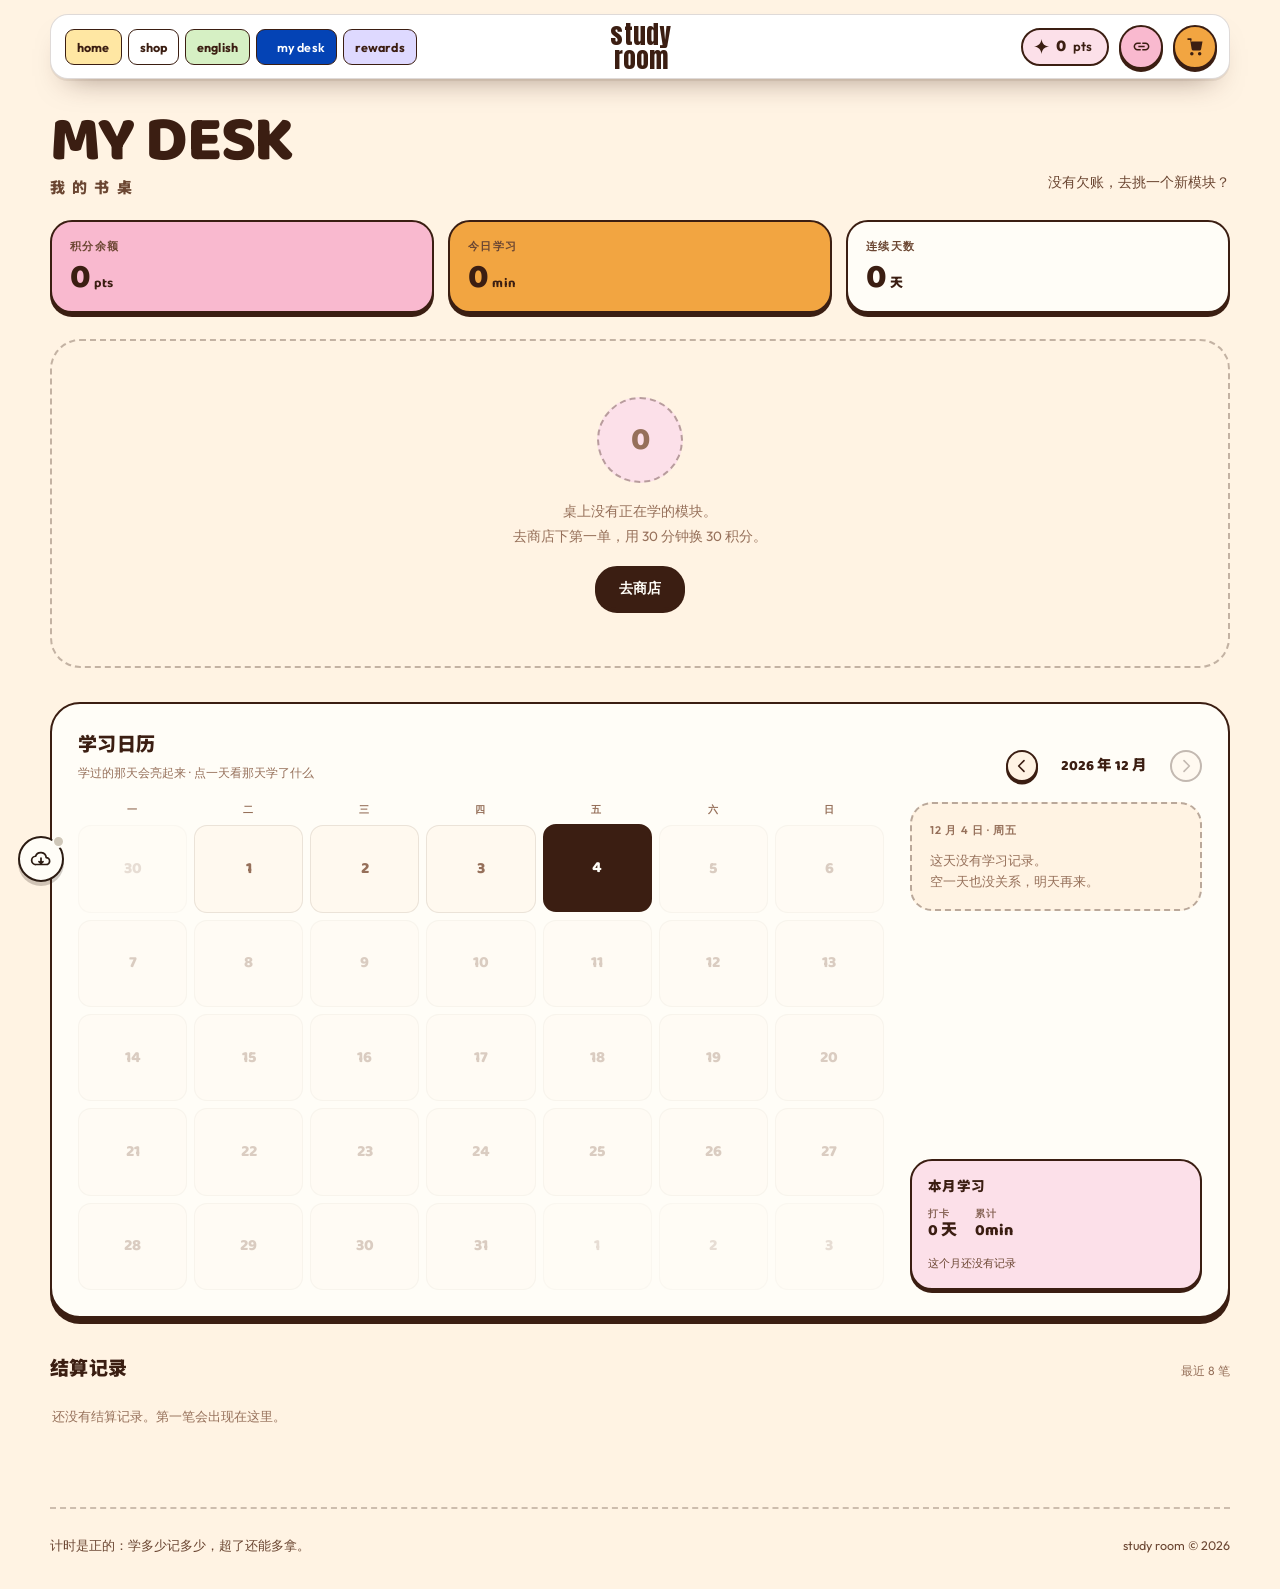
<file: desk.html>
<!DOCTYPE html>
<html lang="zh-CN">
<head>
<meta charset="UTF-8">
<meta name="viewport" content="width=device-width, initial-scale=1">
<title>study room · 我的书桌</title>
<meta name="description" content="正计时番茄钟：学够了才算付款成功。">
<meta name="robots" content="noindex, nofollow">
<meta name="theme-color" content="#FFF3E3">
<link rel="icon" href="favicon.ico">
<link rel="stylesheet" href="assets/shop.css">
</head>
<body data-page="desk">

<main class="desk wrap">
  <div class="desk__head">
    <div>
      <h1>MY DESK<em>我 的 书 桌</em></h1>
    </div>
    <p id="headline">—</p>
  </div>

  <div class="stats">
    <div class="stat stat--pink">
      <p class="stat__k">积分余额</p>
      <p class="stat__v"><span id="stPts">0</span><small>pts</small></p>
    </div>
    <div class="stat stat--orange">
      <p class="stat__k">今日学习</p>
      <p class="stat__v" id="stMin">0<small>min</small></p>
    </div>
    <div class="stat">
      <p class="stat__k">连续天数</p>
      <p class="stat__v" id="stStreak">0<small>天</small></p>
    </div>
  </div>

  <div id="tasks"></div>

  <section class="cal">
    <div class="cal__head">
      <div>
        <h2>学习日历</h2>
        <p class="cal__sub">学过的那天会亮起来 · 点一天看那天学了什么</p>
      </div>
      <div class="cal__nav">
        <button type="button" id="calPrev" aria-label="上个月">
          <svg viewBox="0 0 24 24" width="16" height="16"><path d="M15 4 7 12l8 8" fill="none" stroke="currentColor" stroke-width="2.4" stroke-linecap="round" stroke-linejoin="round"/></svg>
        </button>
        <span class="cal__label" id="calLabel">—</span>
        <button type="button" id="calNext" aria-label="下个月">
          <svg viewBox="0 0 24 24" width="16" height="16"><path d="M9 4l8 8-8 8" fill="none" stroke="currentColor" stroke-width="2.4" stroke-linecap="round" stroke-linejoin="round"/></svg>
        </button>
      </div>
    </div>
    <div class="cal__body">
      <div>
        <div class="cal__week" aria-hidden="true">
          <span>一</span><span>二</span><span>三</span><span>四</span><span>五</span><span>六</span><span>日</span>
        </div>
        <div class="cal__grid" id="calGrid"></div>
      </div>
      <div class="cal__side">
        <aside class="cal__detail" id="calDetail"></aside>
        <div class="cal__mcard" id="calMonth"></div>
      </div>
    </div>
  </section>

  <section class="hist">
    <div class="hist__head">
      <h2>结算记录</h2>
      <span>最近 8 笔</span>
    </div>
    <div id="history"></div>
  </section>
</main>

<footer class="foot wrap">
  <span class="foot__l">计时是正的：学多少记多少，超了还能多拿。</span>
  <span>study room © 2026</span>
</footer>

<script src="assets/data.js" defer></script>
<script src="assets/store.js" defer></script>
<script src="assets/links.js" defer></script>
<script src="assets/jump.js" defer></script>
<script src="assets/ui.js" defer></script>
<script src="assets/desk.js" defer></script>
<script src="assets/timer.js" defer></script>
<script src="assets/sync.js" defer></script>
</body>
</html>
</file>
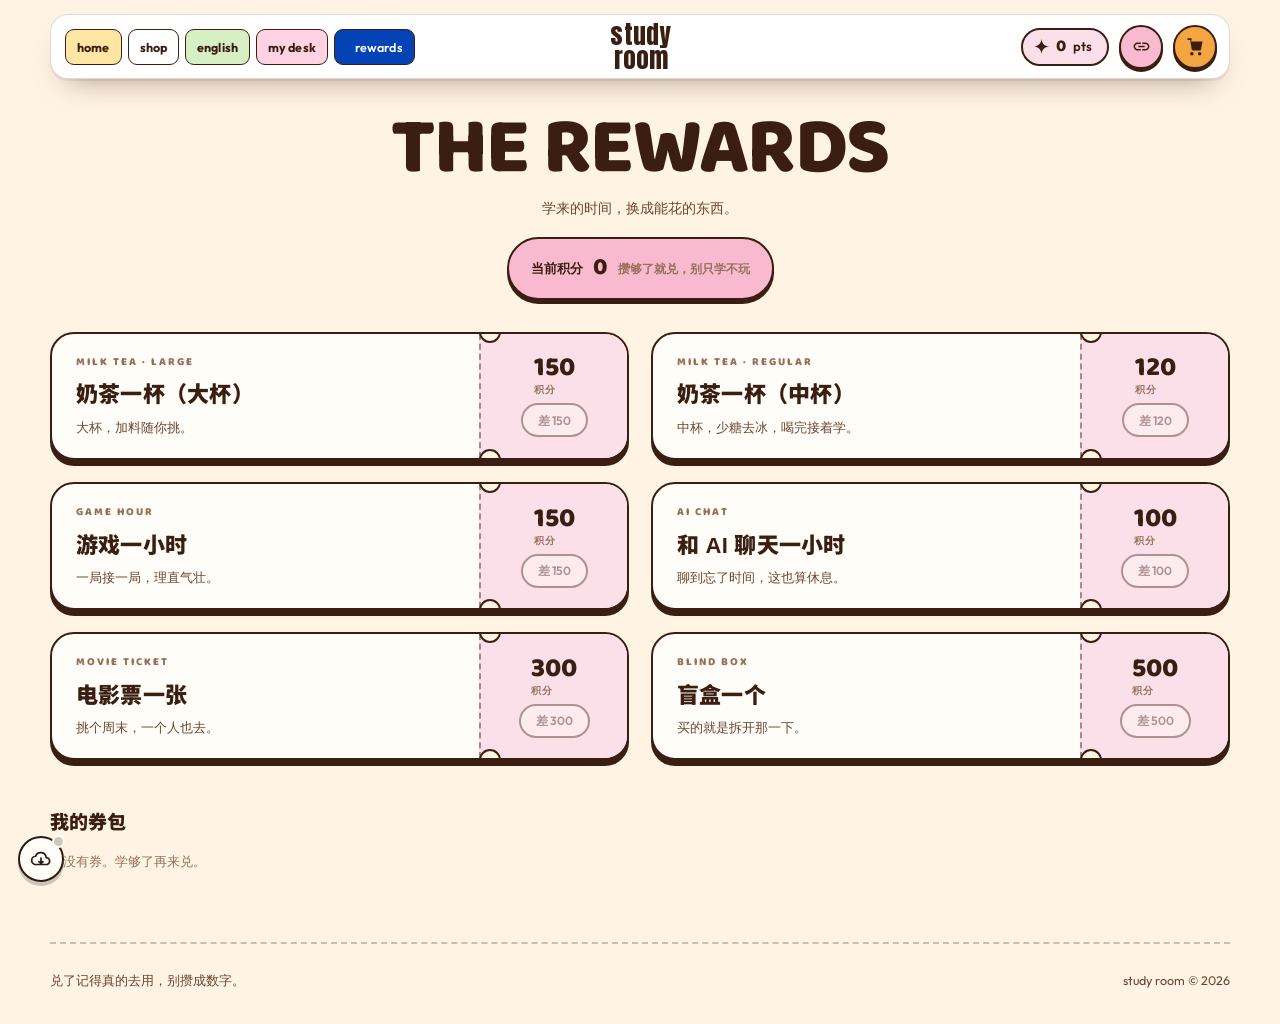
<file: rewards.html>
<!DOCTYPE html>
<html lang="zh-CN">
<head>
<meta charset="UTF-8">
<meta name="viewport" content="width=device-width, initial-scale=1">
<title>study room · 积分兑换</title>
<meta name="description" content="学来的积分，换点实在的：奶茶、电影票、和 AI 聊天。">
<meta name="robots" content="noindex, nofollow">
<meta name="theme-color" content="#F9B9CF">
<link rel="icon" href="favicon.ico">
<link rel="stylesheet" href="assets/shop.css">
</head>
<body data-page="rewards">

<main class="rw wrap">
  <div class="rw__head">
    <h1>THE REWARDS</h1>
    <p>学来的时间，换成能花的东西。</p>
    <span class="pts-big">
      当前积分 <b id="bal">0</b>
      <span style="color:var(--ink-3);font-size:12px" id="balSub"></span>
    </span>
  </div>

  <div class="tickets" id="tickets"></div>

  <section class="wallet">
    <h2>我的券包</h2>
    <div id="wallet"></div>
  </section>
</main>

<footer class="foot wrap">
  <span class="foot__l">兑了记得真的去用，别攒成数字。</span>
  <span>study room © 2026</span>
</footer>

<script src="assets/data.js" defer></script>
<script src="assets/store.js" defer></script>
<script src="assets/links.js" defer></script>
<script src="assets/jump.js" defer></script>
<script src="assets/ui.js" defer></script>
<script src="assets/rewards.js" defer></script>
<script src="assets/timer.js" defer></script>
<script src="assets/sync.js" defer></script>
</body>
</html>
</file>
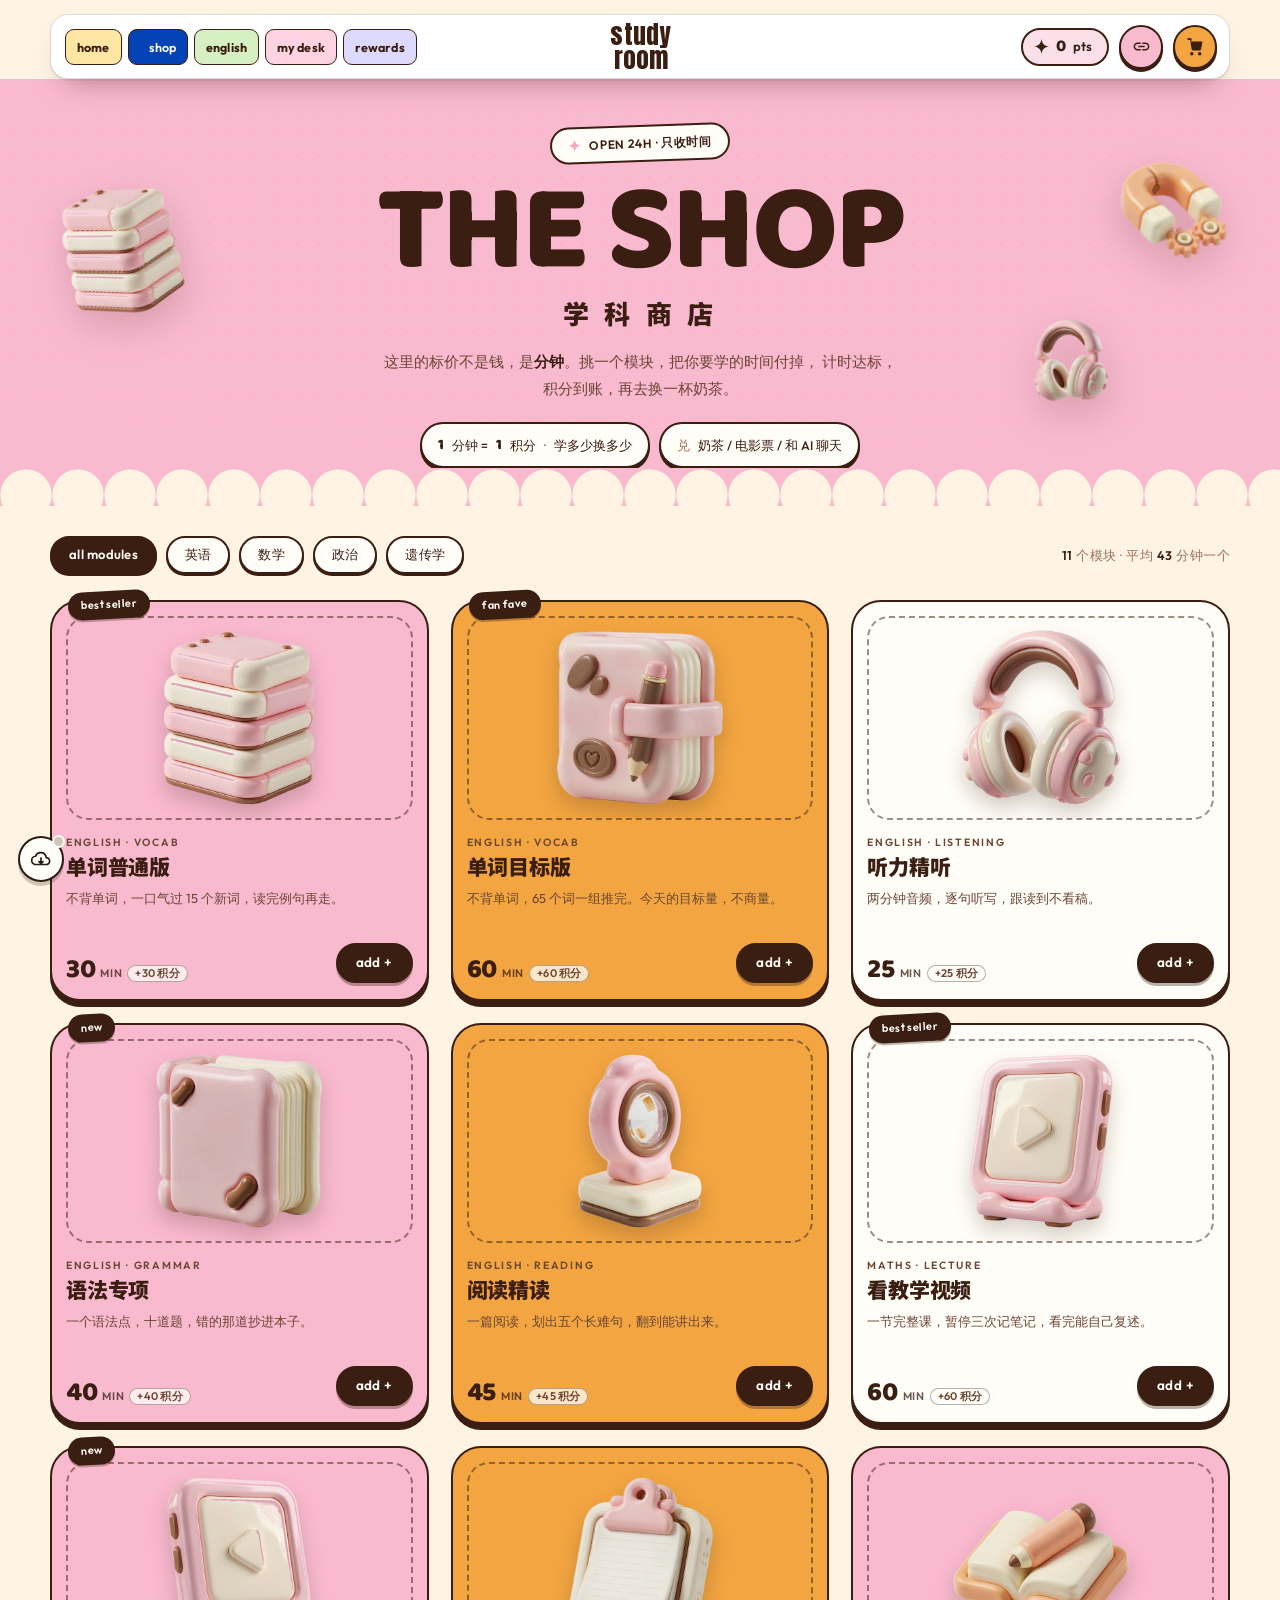
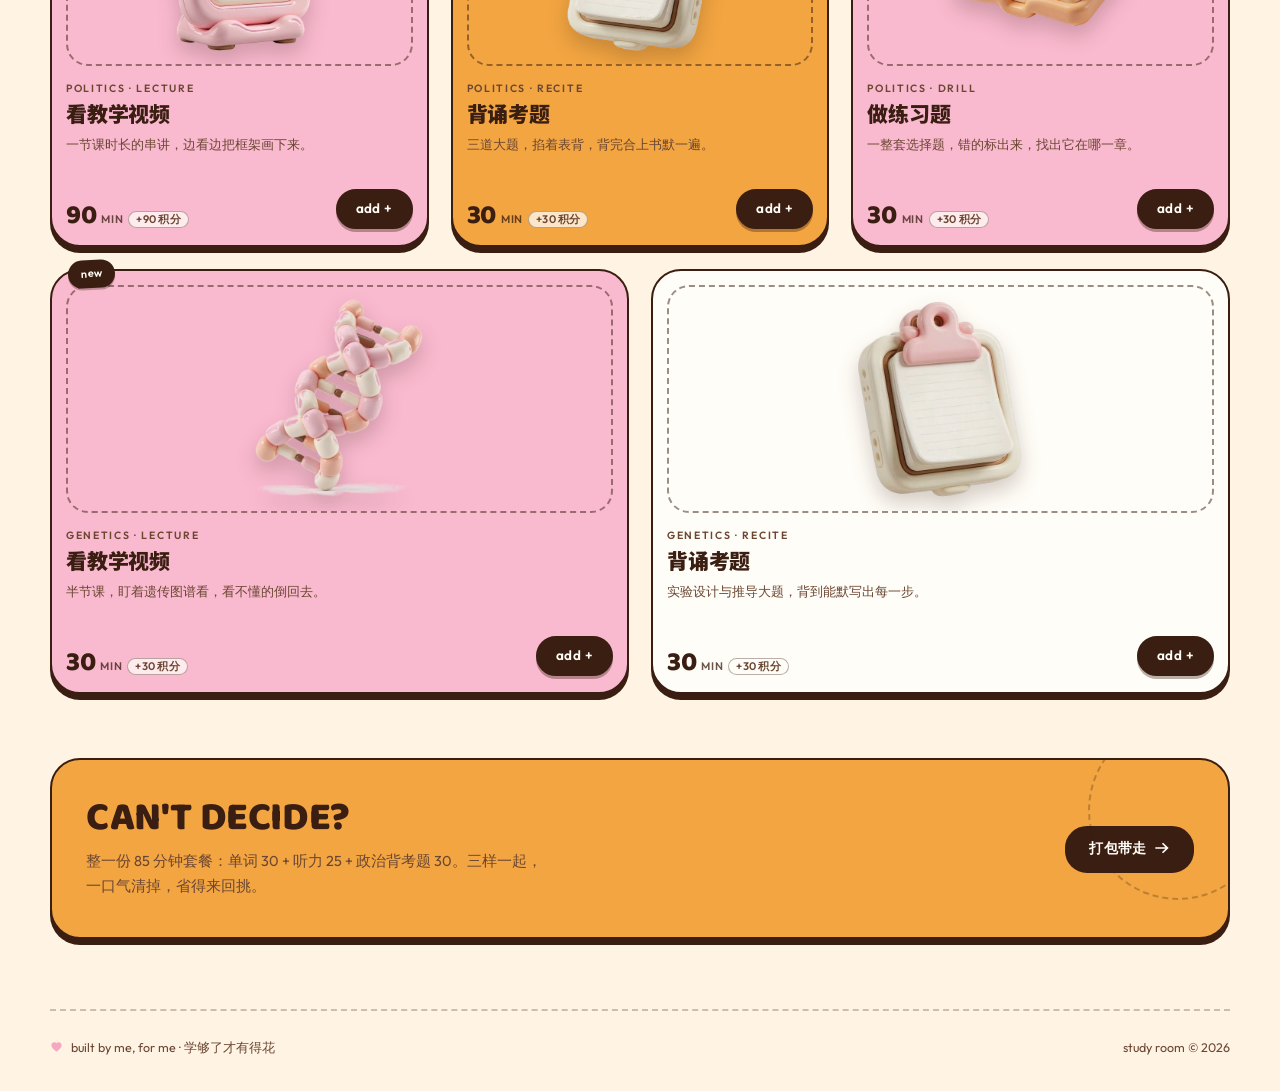
<file: shop.html>
<!DOCTYPE html>
<html lang="zh-CN">
<head>
<meta charset="UTF-8">
<meta name="viewport" content="width=device-width, initial-scale=1">
<title>study room · 学科商店</title>
<meta name="description" content="用学习时间付款的学科商店。挑一个模块，学够它，换积分，换奶茶。">
<meta name="robots" content="noindex, nofollow">
<meta name="theme-color" content="#F9B9CF">
<link rel="icon" href="favicon.ico">
<link rel="stylesheet" href="assets/shop.css">
</head>
<body data-page="shop">

<svg width="0" height="0" style="position:absolute" aria-hidden="true">
  <symbol id="i-spark" viewBox="0 0 24 24">
    <path d="M12 0c.9 7.4 4.6 11.1 12 12-7.4.9-11.1 4.6-12 12-.9-7.4-4.6-11.1-12-12C7.4 11.1 11.1 7.4 12 0Z"/>
  </symbol>
  <symbol id="i-heart" viewBox="0 0 24 24">
    <path d="M12 21.2S2.6 15.4 2.6 9.5C2.6 6.4 5.1 4 8 4c1.7 0 3.1.8 4 2 .9-1.2 2.3-2 4-2 2.9 0 5.4 2.4 5.4 5.5 0 5.9-9.4 11.7-9.4 11.7Z"/>
  </symbol>
  <symbol id="i-arrow" viewBox="0 0 24 24">
    <path d="M13.6 4 22 12l-8.4 8-1.7-1.8 5.3-5H2v-2.4h15.2L11.9 5.8Z"/>
  </symbol>
</svg>

<!-- ============ 头图 ============ -->
<header class="hero">
  <div class="wrap hero__head">
    <p class="hero__kick">
      <svg viewBox="0 0 24 24"><use href="#i-spark"/></svg>
      open 24h · 只收时间
    </p>
    <h1>THE SHOP</h1>
    <p class="hero__cn">学 科 商 店</p>
    <p class="hero__sub">
      这里的标价不是钱，是<b>分钟</b>。挑一个模块，把你要学的时间付掉，
      计时达标，积分到账，再去换一杯奶茶。
    </p>
    <div class="hero__rules">
      <span class="rule"><b>1</b> 分钟 = <b>1</b> 积分 <span>·</span> 学多少换多少</span>
      <span class="rule"><span>兑</span> 奶茶 / 电影票 / 和 AI 聊天</span>
    </div>
  </div>
  <img class="hero__float hero__float--a" src="assets/shop/cards.webp" alt="" aria-hidden="true">
  <img class="hero__float hero__float--b" src="assets/shop/magnet.webp" alt="" aria-hidden="true">
  <img class="hero__float hero__float--c" src="assets/shop/headphones.webp" alt="" aria-hidden="true">
</header>
<div class="seam" aria-hidden="true"></div>

<!-- ============ 商店 ============ -->
<main class="shop wrap">
  <div class="shop__top">
    <div class="pills" id="pills"></div>
    <p class="shop__count" id="count"></p>
  </div>
  <div class="grid" id="grid"></div>

  <section class="boxup">
    <div>
      <h2>CAN'T DECIDE?</h2>
      <p>整一份 85 分钟套餐：单词 30 + 听力 25 + 政治背考题 30。三样一起，一口气清掉，省得来回挑。</p>
    </div>
    <div class="boxup__acts">
      <button class="btn btn--ink" id="bundle" type="button">
        打包带走
        <svg viewBox="0 0 24 24"><use href="#i-arrow"/></svg>
      </button>
    </div>
  </section>
</main>

<footer class="foot wrap">
  <span class="foot__l">
    <svg viewBox="0 0 24 24"><use href="#i-heart"/></svg>
    built by me, for me · 学够了才有得花
  </span>
  <span>study room © 2026</span>
</footer>

<script src="assets/data.js" defer></script>
<script src="assets/store.js" defer></script>
<script src="assets/links.js" defer></script>
<script src="assets/jump.js" defer></script>
<script src="assets/ui.js" defer></script>
<script src="assets/shop.js" defer></script>
<script src="assets/timer.js" defer></script>
<script src="assets/sync.js" defer></script>
</body>
</html>
</file>
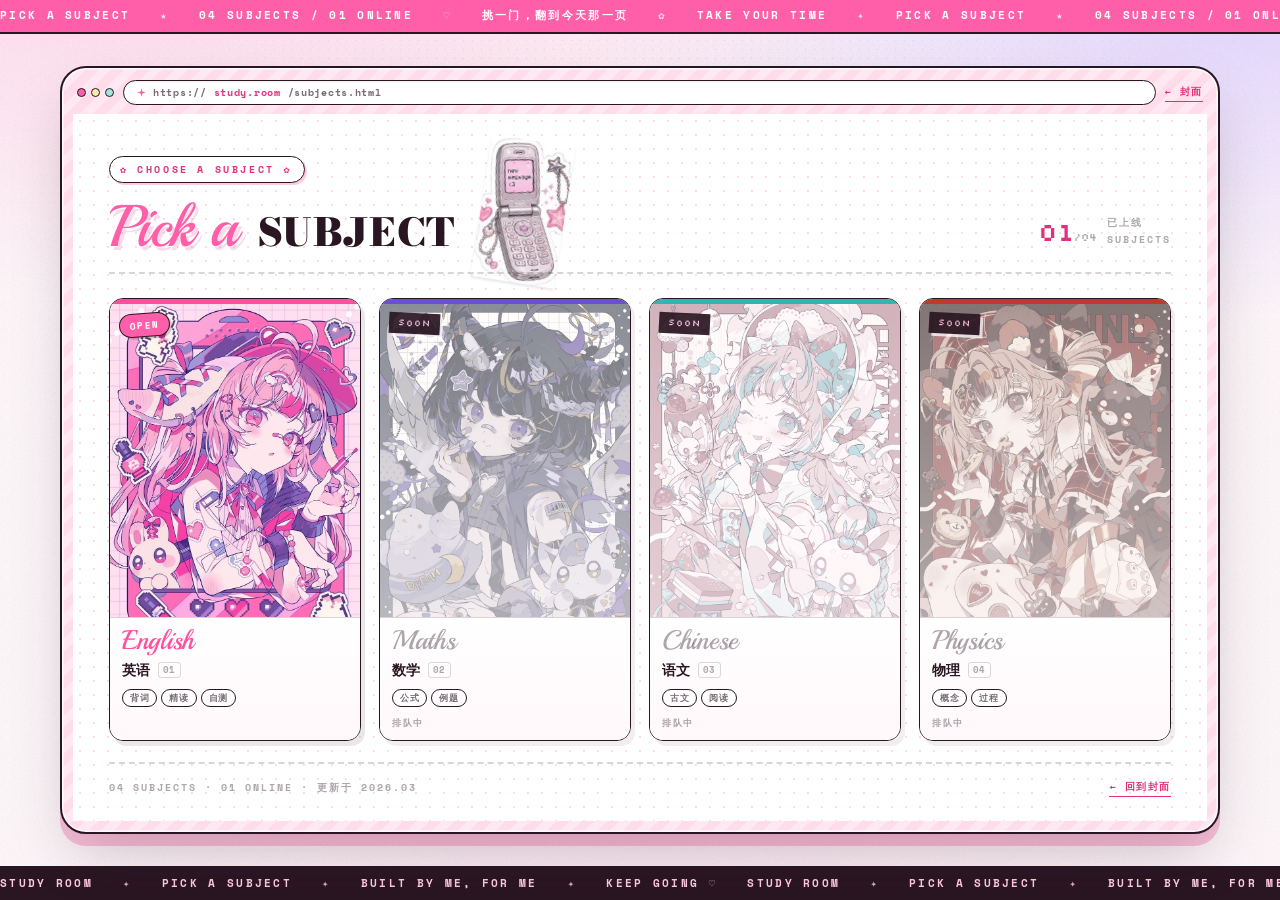
<file: subjects.html>
<!DOCTYPE html>
<html lang="zh-CN">
<head>
<meta charset="UTF-8">
<meta name="viewport" content="width=device-width, initial-scale=1">
<title>选择学科 · STUDY ROOM</title>
<meta name="description" content="四门学科：英语已上线，数学、语文、物理排队中。">
<meta name="robots" content="noindex, nofollow">
<meta name="theme-color" content="#ff5fa8">
<link rel="icon" href="favicon.ico">
<link rel="stylesheet" href="assets/theme.css">
<style>
/* ============================================================
   学科选择页专项
   ============================================================ */
.board {
  position: relative;
  padding: clamp(20px, 2.6vw, 32px) clamp(20px, 3vw, 36px) clamp(18px, 2vw, 24px);
  background-color: #fff;
  background-image:
    radial-gradient(circle, rgba(224, 49, 124, .16) .9px, transparent 1.1px);
  background-size: 14px 14px;
}

/* ---- 页头 ---- */
.board-head {
  display: flex;
  align-items: flex-end;
  justify-content: space-between;
  gap: 20px;
  flex-wrap: wrap;
  padding-bottom: clamp(12px, 1.6vw, 18px);
  border-bottom: 2px dashed rgba(42, 22, 34, .18);
}

.board-title {
  display: flex;
  align-items: baseline;
  gap: 20px;
  margin: 8px 0 0;
  flex-wrap: wrap;
}

.board-title .title-script {
  font-size: clamp(40px, 4.6vw, 60px);
  line-height: .9;
}

.board-title .title-serif {
  font-size: clamp(26px, 3vw, 40px);
  letter-spacing: .02em;
}

.board-lede {
  margin: 10px 0 0;
  max-width: 32em;
  font-size: 13px;
  line-height: 1.85;
  color: var(--ink-2);
}

.board-count {
  display: flex;
  align-items: center;
  gap: 10px;
  padding-bottom: 6px;
}

.board-count .num {
  font-family: var(--f-pixel);
  font-size: 26px;
  line-height: 1;
  color: var(--rose-deep);
}

.board-count .num small { font-size: 11px; color: var(--ink-3); }

/* ---- 海报网格 ---- */
.grid {
  display: grid;
  grid-template-columns: repeat(4, minmax(0, 1fr));
  gap: clamp(12px, 1.4vw, 18px);
  margin-top: clamp(16px, 2vw, 24px);
}

.poster {
  --sc: var(--rose);
  position: relative;
  display: flex;
  flex-direction: column;
  border: 1.6px solid var(--ink);
  border-radius: 14px;
  background: #fff;
  overflow: hidden;
  text-decoration: none;
  color: inherit;
  box-shadow: 4px 5px 0 rgba(42, 22, 34, .10);
  transition: transform .32s var(--ease-pop), box-shadow .32s var(--ease-pop);
  will-change: transform;
}

/* 顶部学科色条 */
.poster::before {
  content: "";
  position: absolute;
  inset: 0 0 auto;
  height: 5px;
  background: var(--sc);
  z-index: 3;
}

.poster__img {
  position: relative;
  display: block;
  margin: 5px 0 0;
  overflow: hidden;
  background: #f7f2f6;
}

.poster__img img {
  display: block;
  width: 100%;
  aspect-ratio: 4 / 5;
  object-fit: cover;
  object-position: 50% 6%;
  transition: transform .55s cubic-bezier(.22, .8, .3, 1), filter .3s;
}

/* 状态徽章 */
.poster__badge {
  position: absolute;
  top: 9px;
  left: 9px;
  z-index: 2;
  transform: rotate(-4deg);
  box-shadow: 2px 2px 0 rgba(42, 22, 34, .2);
}

.poster__badge--soon {
  transform: rotate(3deg);
  box-shadow: 3px 3px 0 rgba(255, 255, 255, .8);
  opacity: .92;
}

/* 名牌 */
.poster__plate {
  position: relative;
  padding: 9px 12px 10px;
  border-top: 1.4px solid rgba(42, 22, 34, .16);
  background: linear-gradient(180deg, #fff, #fff8fb);
  flex: 1;
  display: flex;
  flex-direction: column;
}

.poster__script {
  margin: 0;
  font-family: var(--f-script);
  font-size: 27px;
  line-height: 1;
  color: var(--sc);
  letter-spacing: -.01em;
}

.poster__cn {
  display: flex;
  align-items: center;
  gap: 7px;
  margin: 5px 0 0;
  font-family: var(--f-cn);
  font-weight: 800;
  font-size: 13.5px;
  letter-spacing: .02em;
  color: var(--ink);
}

.poster__idx {
  font-family: var(--f-mono);
  font-size: 8.5px;
  font-weight: 700;
  letter-spacing: .1em;
  color: var(--ink-3);
  border: 1px solid var(--line);
  border-radius: 3px;
  padding: 0 4px;
  line-height: 1.7;
}

.poster__tags {
  display: flex;
  flex-wrap: wrap;
  gap: 4px;
  margin: 7px 0 0;
}

.poster__tags .tag {
  font-size: 8.5px;
  padding: 1px 7px;
  letter-spacing: .08em;
}

.poster__go {
  display: flex;
  align-items: center;
  gap: 5px;
  margin-top: 8px;
  font-family: var(--f-mono);
  font-size: 9px;
  font-weight: 700;
  letter-spacing: .18em;
  text-transform: uppercase;
  color: var(--rose-deep);
  opacity: 0;
  transform: translateX(-4px);
  transition: opacity .3s, transform .3s;
}

/* hover / focus */
a.poster:hover,
a.poster:focus-visible {
  transform: translateY(-6px) rotate(-1.2deg);
  box-shadow: 6px 12px 0 rgba(224, 49, 124, .22);
}

a.poster:hover .poster__img img { transform: scale(1.045); }
a.poster:hover .poster__go { opacity: 1; transform: translateX(0); }

/* 未上线 */
.poster--soon {
  cursor: not-allowed;
  box-shadow: 4px 5px 0 rgba(42, 22, 34, .07);
}

.poster--soon .poster__img img {
  filter: grayscale(.6) contrast(.98) brightness(1.06);
  opacity: .92;
}

/* 未上线只做一层很淡的白色覆膜，别盖住人物 */
.poster--soon .poster__img::after {
  content: "";
  position: absolute;
  inset: 0;
  background: linear-gradient(180deg, rgba(255, 248, 251, .30), rgba(255, 248, 251, .58));
  pointer-events: none;
}

.poster--soon .poster__script { color: var(--ink-3); }

.poster--soon:hover { transform: translateY(-3px); }

/* ---- 页脚 ---- */
.board-foot {
  display: flex;
  align-items: center;
  justify-content: space-between;
  gap: 14px;
  flex-wrap: wrap;
  margin-top: clamp(14px, 1.8vw, 20px);
  padding-top: clamp(10px, 1.4vw, 14px);
  border-top: 2px dashed rgba(42, 22, 34, .18);
}

.board-foot p { margin: 0; }

/* 装饰 */
.head-title { position: relative; }

.head-sticker {
  position: absolute;
  left: calc(100% + 30px);
  top: -6px;
  width: 84px;
  transform: rotate(9deg);
  --rot: 9deg;
  mix-blend-mode: multiply;
  pointer-events: none;
  filter: drop-shadow(0 2px 1px rgba(42, 22, 34, .10));
}

@media (max-width: 1250px) {
  .head-sticker { display: none; }
}
.deco-sticker { position: absolute; mix-blend-mode: multiply; pointer-events: none; }

/* ============================================================
   响应式
   ============================================================ */
@media (max-width: 1080px) {
  .grid { grid-template-columns: repeat(2, minmax(0, 1fr)); gap: 14px; }
  .poster__img img { aspect-ratio: 4 / 5; }
}

@media (max-width: 620px) {
  .grid { grid-template-columns: 1fr; gap: 14px; }
  .poster__img img { aspect-ratio: 1 / 1; object-position: 50% 12%; }
  .board-head { align-items: flex-start; }
  .board-count { padding-bottom: 0; }
  .poster__go { opacity: 1; transform: none; }
  .deco-star, .deco-sticker { display: none; }
}

@media (max-height: 940px) and (min-width: 1081px) {
  .board-lede { display: none; }
}
@media (max-height: 830px) and (min-width: 1081px) {
  .poster__img img { aspect-ratio: 1 / 1; object-position: 50% 4%; }
  .strip--bottom { display: none; }
  .board-foot { margin-top: 10px; padding-top: 8px; }
  .board-title .title-script { font-size: clamp(36px, 4vw, 50px); }
}

</style>
</head>
<body>

<svg width="0" height="0" style="position:absolute" aria-hidden="true">
  <defs>
    <linearGradient id="chrome" x1="0" y1="0" x2=".35" y2="1">
      <stop offset="0" stop-color="#ffffff"/>
      <stop offset=".34" stop-color="#f0f3f8"/>
      <stop offset=".5" stop-color="#a9b0bd"/>
      <stop offset=".63" stop-color="#e2e7ef"/>
      <stop offset="1" stop-color="#fdfdfe"/>
    </linearGradient>
  </defs>
  <symbol id="i-star" viewBox="0 0 100 100">
    <path d="M50 3 61.8 36.2 97 36.6 68.8 57.6 79.4 91.4 50 71.2 20.6 91.4 31.2 57.6 3 36.6 38.2 36.2Z"
          fill="url(#chrome)" stroke="#7b8090" stroke-width="2.4" stroke-linejoin="round"/>
    <path d="M50 15 56.8 33.4 76 33.7 60.8 45.2 66.4 63.2 50 52.2 33.6 63.2 39.2 45.2 24 33.7 43.2 33.4Z"
          fill="none" stroke="#fff" stroke-width="2.6" opacity=".9"/>
  </symbol>
</svg>

<div class="page-root">

  <div class="strip" aria-hidden="true">
    <div class="strip__track">
      <span>pick a subject <i>★</i> 04 subjects / 01 online <i>♡</i> 挑一门，翻到今天那一页 <i>✿</i> take your time <i>✦</i></span>
      <span>pick a subject <i>★</i> 04 subjects / 01 online <i>♡</i> 挑一门，翻到今天那一页 <i>✿</i> take your time <i>✦</i></span>
    </div>
  </div>

  <main class="stage">
    <div class="window rise">

      <div class="win-bar">
        <div class="win-dots"><i></i><i></i><i></i></div>
        <div class="win-url">
          <svg width="9" height="9" viewBox="0 0 100 100" aria-hidden="true"><path d="M50 4 60 40 96 50 60 60 50 96 40 60 4 50 40 40Z" fill="#ff5fa8"/></svg>
          https://<b>study.room</b>/subjects.html
        </div>
        <a class="link-mini" href="index.html">← 封面</a>
      </div>

      <div class="board">


        <header class="board-head">
          <div class="head-title">
            <p class="kicker kicker--boxed">✿ choose a subject ✿</p>
            <h1 class="board-title">
              <span class="title-script">Pick a</span>
              <span class="title-serif">Subject</span>
            </h1>
            <p class="board-lede">每门课都有一张自己的海报。做好的先挂上来，没做好的就在旁边排队 —— 不着急，一门一门来。</p>
            <img class="head-sticker float" src="assets/art/stickers/st-05.jpg" alt="" aria-hidden="true">
          </div>
          <div class="board-count">
            <span class="num" id="cntLive">01<small>/04</small></span>
            <span class="mono-label">已上线<br>subjects</span>
          </div>
        </header>

        <div class="grid" id="grid"></div>

        <footer class="board-foot">
          <p class="mono-label">04 subjects · 01 online · 更新于 2026.03</p>
          <a class="link-mini" href="index.html">← 回到封面</a>
        </footer>

      </div>
    </div>
  </main>

  <div class="strip strip--bottom" aria-hidden="true">
    <div class="strip__track">
      <span>study room <i>✦</i> pick a subject <i>✦</i> built by me, for me <i>✦</i> keep going ♡</span>
      <span>study room <i>✦</i> pick a subject <i>✦</i> built by me, for me <i>✦</i> keep going ♡</span>
    </div>
  </div>

</div>

<script src="assets/site.js"></script>
<script>
(function () {
  const grid = document.getElementById('grid');
  const list = window.SITE.subjects;
  const live = list.filter(s => s.status === 'live').length;
  document.getElementById('cntLive').innerHTML =
    String(live).padStart(2, '0') + '<small>/' + String(list.length).padStart(2, '0') + '</small>';

  const frag = document.createDocumentFragment();

  list.forEach((s, i) => {
    const isLive = s.status === 'live';
    const el = document.createElement(isLive ? 'a' : 'div');
    el.className = 'poster' + (isLive ? '' : ' poster--soon');
    el.style.setProperty('--sc', s.color);
    el.style.animation = 'rise-in .5s cubic-bezier(.22,.8,.3,1) ' + (0.06 * i + 0.1) + 's both';
    if (isLive) {
      el.href = s.href;
      el.setAttribute('aria-label', s.name + ' · ' + s.en + '，进入学习');
    } else {
      el.setAttribute('aria-disabled', 'true');
      el.title = s.name + ' 还在准备中';
    }

    el.innerHTML =
      '<div class="poster__img">' +
        '<img src="' + s.hero + '" alt="' + s.name + '学科代表形象" loading="' + (i < 2 ? 'eager' : 'lazy') + '">' +
        (isLive
          ? '<span class="poster__badge tag tag--rose">open</span>'
          : '<span class="poster__badge poster__badge--soon px-badge">soon</span>') +
      '</div>' +
      '<div class="poster__plate">' +
        '<p class="poster__script">' + s.script + '</p>' +
        '<p class="poster__cn">' + s.name + '<span class="poster__idx">' + String(i + 1).padStart(2, '0') + '</span></p>' +
        '<div class="poster__tags">' + s.tags.map(t => '<span class="tag">' + t + '</span>').join('') + '</div>' +
        (isLive
          ? '<span class="poster__go">enter →</span>'
          : '<span class="poster__go" style="color:var(--ink-3);opacity:1;transform:none">' + s.note + '</span>') +
      '</div>';

    frag.appendChild(el);
  });

  grid.appendChild(frag);
})();
</script>
</body>
</html>
</file>
<file: assets/sky.css>
/* ==========================================================================
   study room · home  (sky edition)
   参考语言：正午天空 + 超窄黑体 + 糖果贴纸导航 + 云
   ========================================================================== */

/* ---------- fonts ---------- */
@font-face{
  font-family:'Anton';font-style:normal;font-weight:400;font-display:swap;
  src:url('fonts/anton-latin.woff2') format('woff2');
}

/* ---------- tokens ---------- */
:root{
  --ink:#07142F;
  --ink-2:#31405F;
  --blue:#0443B5;
  --blue-lt:#3D7BF5;
  --sky:#2F74F2;
  --orange:#F1662A;
  --cream:#FFF8EC;
  --white:#FFFFFF;
  --butter:#FFE7A3;
  --mint:#D6F0C4;
  --blush:#FFD3E2;
  --lilac:#DED9FF;
  --peach:#FFD9B6;

  --bd:2px solid var(--ink);
  --bd-thin:1.5px solid var(--ink);

  --f-disp:'Anton','Arial Narrow',Impact,sans-serif;
  --f-ui:'Outfit',-apple-system,'PingFang SC','Hiragino Sans GB','Microsoft YaHei',sans-serif;
  --f-hand:'Kaiti SC','STKaiti','KaiTi','Songti SC',serif;

  --ease:cubic-bezier(.16,1,.3,1);
  --ease-back:cubic-bezier(.34,1.56,.64,1);
}

*,*::before,*::after{box-sizing:border-box}
html{-webkit-text-size-adjust:100%;overflow-x:clip}
body{
  margin:0;background:var(--cream);color:var(--ink);
  font-family:var(--f-ui);font-size:16px;line-height:1.6;
  -webkit-font-smoothing:antialiased;text-wrap:pretty;overflow-x:clip;
}
img,svg{display:block}
a{color:inherit;text-decoration:none}
button{font:inherit;color:inherit;border:0;background:none;cursor:pointer}
h1,h2,h3,p{margin:0}
::selection{background:var(--butter);color:var(--ink)}

.wrap{width:min(1220px,calc(100% - 44px));margin-inline:auto}

/* ==========================================================================
   天空（固定层）
   ========================================================================== */
.sky{
  position:fixed;inset:0;z-index:-2;pointer-events:none;
  background:
    radial-gradient(78% 42% at 50% 100%, #FFFDF7 0%, rgba(255,253,247,0) 62%),
    radial-gradient(46% 34% at 10% 56%, #FBCB86 0%, rgba(251,203,134,.55) 34%, rgba(251,203,134,0) 72%),
    radial-gradient(40% 30% at 48% 44%, #F8C0DA 0%, rgba(248,192,218,.6) 38%, rgba(248,192,218,0) 74%),
    radial-gradient(50% 36% at 86% 52%, #CFE1FF 0%, rgba(207,225,255,.55) 40%, rgba(207,225,255,0) 76%),
    linear-gradient(180deg,#2C72F1 0%, #3A7CF3 18%, #7FA6F4 33%, #F3DEC0 50%, #FFF6E8 65%, #FFFDF6 100%);
}
.sky__grain{
  position:fixed;inset:0;z-index:-1;pointer-events:none;opacity:.20;mix-blend-mode:multiply;
  background-image:url("data:image/svg+xml,%3Csvg xmlns='http://www.w3.org/2000/svg' width='140' height='140'%3E%3Cfilter id='n'%3E%3CfeTurbulence type='fractalNoise' baseFrequency='.85' numOctaves='3'/%3E%3C/filter%3E%3Crect width='140' height='140' filter='url(%23n)' opacity='.34'/%3E%3C/svg%3E");
}

/* ==========================================================================
   贴纸导航
   ========================================================================== */
.nav{
  position:fixed;top:18px;left:50%;transform:translateX(-50%);z-index:90;
  display:flex;align-items:center;gap:14px;
  padding:9px 12px 9px 16px;
  background:rgba(255,255,255,.94);
  border-radius:18px;
  box-shadow:0 18px 34px -14px rgba(6,18,46,.42), 0 0 0 1px rgba(6,18,46,.07);
  backdrop-filter:blur(8px);
  transition:transform .5s var(--ease), box-shadow .3s, top .3s;
  max-width:calc(100% - 24px);
}
.nav.is-hidden{transform:translate(-50%,-140%)}
.nav.is-crisp{box-shadow:0 14px 28px -12px rgba(6,18,46,.34), 0 0 0 1px rgba(6,18,46,.06)}

.brand{display:flex;flex-direction:column;line-height:.86;flex:none;padding-right:4px}
.brand b{font-family:var(--f-disp);font-weight:400;font-size:19px;letter-spacing:.01em}
.brand i{font-style:normal;font-family:var(--f-ui);font-weight:600;font-size:8px;letter-spacing:.22em;color:var(--ink-2);margin-top:4px;text-transform:uppercase}

.menu{display:flex;align-items:center;gap:6px;min-width:0}
.menu a{
  --c:var(--white);
  position:relative;flex:none;
  padding:8px 13px;border-radius:9px;
  background:var(--c);border:1.5px solid var(--ink);
  font-size:13px;font-weight:700;letter-spacing:.01em;line-height:1;
  color:var(--ink);
  transition:transform .22s var(--ease-back), background .2s, color .2s, box-shadow .2s;
}
.menu a:hover{transform:translateY(-2px);box-shadow:0 3px 0 var(--ink)}
.menu a:active{transform:translateY(0);box-shadow:none}
.menu a[data-c="butter"]{--c:var(--butter)}
.menu a[data-c="mint"]{--c:var(--mint)}
.menu a[data-c="blush"]{--c:var(--blush)}
.menu a[data-c="lilac"]{--c:var(--lilac)}
.menu a[data-c="peach"]{--c:var(--peach)}
.menu a.is-on{background:var(--blue);color:#fff;border-color:var(--ink)}
.menu a.is-on:hover{box-shadow:0 3px 0 rgba(6,18,46,.55)}
.menu a span{display:none}

.nav__go{
  flex:none;display:inline-flex;align-items:center;gap:6px;
  padding:9px 14px;border-radius:10px;
  background:var(--ink);color:var(--cream);
  font-size:12.5px;font-weight:700;
  transition:transform .22s var(--ease-back),background .2s;
}
.nav__go svg{width:13px;height:13px;fill:none;stroke:currentColor;stroke-width:2.4;stroke-linecap:round;stroke-linejoin:round}
.nav__go:hover{transform:translateY(-2px);background:var(--blue)}

/* ==========================================================================
   首屏
   ========================================================================== */
.hero{
  position:relative;min-height:100svh;
  display:flex;flex-direction:column;align-items:center;justify-content:center;
  padding:132px 20px 96px;overflow:hidden;
}
.sky-deco{position:absolute;inset:0;pointer-events:none;overflow:hidden}

.cloud{position:absolute;color:#fff;filter:drop-shadow(0 8px 14px rgba(31,73,150,.13))}
.cloud svg{width:100%;height:auto}
.cloud--a{width:clamp(74px,7.6vw,116px);left:13%;top:22%;animation:drift 26s linear infinite}
.cloud--b{width:clamp(58px,6vw,92px);left:78%;top:19%;animation:drift 32s linear infinite reverse}
.cloud--c{width:clamp(96px,10vw,150px);left:64%;top:44%;opacity:.72;animation:drift 38s linear infinite}
.cloud--d{width:clamp(50px,5vw,78px);left:5%;top:52%;opacity:.6;animation:drift 30s linear infinite reverse}


@keyframes drift{
  0%{transform:translate3d(-14px,0,0)}
  50%{transform:translate3d(14px,-9px,0)}
  100%{transform:translate3d(-14px,0,0)}
}

/* 小贴纸 */
/* 巨大标题 */
.hero h1{
  position:relative;isolation:isolate;margin:0;
  font-family:var(--f-disp);font-weight:400;
  font-size:clamp(56px,11.4vw,220px);
  line-height:.83;letter-spacing:-.012em;text-transform:uppercase;
  text-align:center;
}
.hero h1 .line{display:block;overflow:hidden;padding:.02em .06em}
.hero h1 .line > span{
  display:block;transform:scaleX(.94);
  will-change:transform;
}
.hero h1 .accent{color:var(--orange)}
.hero h1 .outline{
  color:transparent;
  -webkit-text-stroke:2.5px var(--ink);
}

/* 标题旁的漂浮小图 */
.float{position:absolute;pointer-events:none;user-select:none;font-style:normal;line-height:1;z-index:2}
.float--eye,.float--bow{width:clamp(40px,.34em,74px);height:auto;top:.94em}
.float--eye{
  left:-.2em;
  animation:bob 6.4s ease-in-out infinite;
  filter:drop-shadow(0 7px 10px rgba(6,18,46,.18));
}
.float--bow{
  right:-.22em;
  animation:bob 7.6s ease-in-out infinite reverse;
  filter:drop-shadow(0 7px 10px rgba(6,18,46,.18));
}
.float--star{
  left:8%;top:29%;font-size:clamp(15px,1.7vw,22px);opacity:.8;color:#fff;
  animation:spinSlow 18s linear infinite;
}
.float--spark{
  right:7%;top:52%;font-size:clamp(14px,1.5vw,20px);opacity:.75;color:#fff;
  animation:bob 5.2s ease-in-out infinite;
}
@keyframes bob{
  0%,100%{transform:translateY(0) rotate(-3deg)}
  50%{transform:translateY(-9px) rotate(3deg)}
}
@keyframes spinSlow{to{transform:rotate(360deg)}}

.acts{display:flex;flex-wrap:wrap;gap:12px;justify-content:center;margin-top:clamp(30px,3.4vw,48px)}

.btn{
  --bg:var(--blue-lt);--fg:#fff;
  position:relative;display:inline-flex;align-items:center;gap:9px;
  padding:13px 26px;border-radius:999px;
  background:var(--bg);color:var(--fg);
  border:2px solid var(--ink);
  font-size:15px;font-weight:700;letter-spacing:.01em;
  box-shadow:0 5px 0 var(--ink);
  transition:transform .2s var(--ease-back), box-shadow .2s;
  text-shadow:0 2px 0 rgba(6,18,46,.55);
}
.btn svg{width:15px;height:15px;fill:none;stroke:currentColor;stroke-width:2.6;stroke-linecap:round;stroke-linejoin:round}
.btn:hover{transform:translateY(-3px);box-shadow:0 8px 0 var(--ink)}
.btn:active{transform:translateY(2px);box-shadow:0 2px 0 var(--ink)}
.btn--ghost{
  --bg:#fff;--fg:var(--ink);text-shadow:none;
}
.btn--orange{--bg:var(--orange)}

.hero__meta{
  position:absolute;left:50%;bottom:26px;transform:translateX(-50%);
  display:flex;align-items:center;gap:8px;
  font-size:11.5px;letter-spacing:.14em;text-transform:uppercase;color:#22304d;
  opacity:.72;
}
.hero__meta i{display:block;width:1px;height:14px;background:currentColor;opacity:.4}

.corner{
  position:absolute;right:22px;bottom:22px;z-index:3;
  display:inline-flex;align-items:center;gap:7px;
  padding:8px 13px;border-radius:10px;background:#fff;
  border:var(--bd-thin);font-size:11px;font-weight:700;letter-spacing:.1em;
  box-shadow:0 4px 0 rgba(6,18,46,.16);
  transition:transform .2s var(--ease-back);
}
.corner:hover{transform:translateY(-2px)}
.corner b{font-family:var(--f-disp);font-weight:400;font-size:13px;letter-spacing:.04em}

/* ==========================================================================
   跑马灯
   ========================================================================== */
.ticker{
  position:relative;z-index:2;
  border-top:var(--bd);border-bottom:var(--bd);
  background:var(--orange);color:#fff;
  overflow:hidden;padding:11px 0;
  transform:rotate(-.6deg) scale(1.02);
  box-shadow:0 10px 26px -18px rgba(6,18,46,.6);
}
.ticker__in{display:flex;width:max-content;animation:marquee 34s linear infinite}
.ticker span{
  display:inline-flex;align-items:center;gap:22px;padding-right:22px;
  font-family:var(--f-disp);font-size:clamp(18px,2.2vw,26px);
  letter-spacing:.02em;white-space:nowrap;text-transform:uppercase;
}
.ticker span i{font-style:normal;font-size:.62em;opacity:.85}
@keyframes marquee{to{transform:translateX(-50%)}}

/* ==========================================================================
   通用段落
   ========================================================================== */
.sec{position:relative;background:var(--cream);padding:clamp(62px,8vw,116px) 0}
.sec--plain{background:#FFFCF5}
.sec__head{display:flex;align-items:flex-end;justify-content:space-between;gap:30px;margin-bottom:clamp(30px,4vw,52px)}
.eyebrow{
  display:inline-flex;align-items:center;gap:8px;
  font-size:11px;font-weight:700;letter-spacing:.18em;text-transform:uppercase;color:var(--ink-2);
  margin-bottom:14px;
}
.eyebrow::before{content:'';width:18px;height:1.5px;background:var(--ink-2)}
h2.disp{
  font-family:var(--f-disp);font-weight:400;text-transform:uppercase;
  font-size:clamp(34px,5.6vw,74px);line-height:.9;letter-spacing:-.008em;
}
h2.disp em{font-style:normal;color:var(--orange)}
h2.disp .cn{
  display:block;font-family:var(--f-ui);font-weight:900;
  font-size:.62em;line-height:1.12;letter-spacing:-.03em;margin-top:.16em;
}
h2.disp--cn em{font-style:normal;color:var(--orange)}
h2.disp--cn{
  font-family:var(--f-ui);font-weight:900;letter-spacing:-.035em;
  font-size:clamp(28px,4.2vw,56px);line-height:1.12;
}
.sec__cn{
  font-family:var(--f-hand);font-size:clamp(14px,1.3vw,16.5px);color:var(--ink-2);
  line-height:1.9;max-width:24em;
}

/* ---------- 三步 ---------- */
.steps{display:grid;grid-template-columns:repeat(3,1fr);gap:clamp(12px,1.6vw,20px)}
.step{
  position:relative;padding:clamp(20px,2.4vw,30px);
  border:var(--bd);border-radius:22px;background:#fff;
  box-shadow:0 6px 0 var(--ink);
  transition:transform .26s var(--ease-back), box-shadow .26s, background .26s;
  overflow:hidden;
}
.step:nth-child(1){background:var(--butter)}
.step:nth-child(2){background:var(--mint)}
.step:nth-child(3){background:var(--blush)}
.step:hover{transform:translateY(-6px) rotate(-.6deg);box-shadow:0 12px 0 var(--ink)}
.step .step__n{
  font-family:var(--f-disp);font-size:clamp(30px,3vw,44px);line-height:1;
  opacity:.3;letter-spacing:.02em;color:var(--ink);
}
.step h3{margin-top:clamp(22px,3.2vw,46px);font-size:clamp(17px,1.6vw,21px);font-weight:800;letter-spacing:-.01em}
.step p{margin-top:8px;font-size:13.5px;line-height:1.75;color:#2c3a56}
.step__ico{position:absolute;right:18px;top:18px;font-size:clamp(22px,2.4vw,30px);opacity:.9}

/* ---------- 两个门 ---------- */
.doors{display:grid;grid-template-columns:1.15fr .85fr;gap:clamp(12px,1.6vw,20px)}
.door{
  position:relative;display:flex;flex-direction:column;justify-content:space-between;
  min-height:clamp(240px,26vw,330px);padding:clamp(20px,2.6vw,34px);
  border:var(--bd);border-radius:26px;overflow:hidden;
  box-shadow:0 7px 0 var(--ink);
  transition:transform .3s var(--ease-back), box-shadow .3s;
  isolation:isolate;
}
.door:hover{transform:translateY(-7px);box-shadow:0 14px 0 var(--ink)}
.door--shop{background:linear-gradient(160deg,#3E7DF6 0%,#2E64E0 62%,#1E4FCB 100%);color:#fff}
.door--en{background:linear-gradient(160deg,#7FE4EE 0%,#5ECFD9 20%,#FFD3E2 62%,#FFB9D2 100%);color:var(--ink)}
.door__k{font-size:11px;font-weight:700;letter-spacing:.18em;text-transform:uppercase;opacity:.8}
.door__t{
  font-family:var(--f-disp);font-size:clamp(34px,4.4vw,60px);line-height:.9;
  text-transform:uppercase;letter-spacing:-.01em;margin-top:8px;
}
.door__t--cn{
  font-family:var(--f-ui);font-weight:900;font-size:clamp(30px,3.6vw,48px);
  letter-spacing:-.04em;line-height:1.08;
}
.door--shop .door__t{text-shadow:0 3px 0 rgba(6,18,46,.35)}
.door__cn{margin-top:10px;font-family:var(--f-hand);font-size:14px;opacity:.9}
.door__go{
  margin-top:22px;display:inline-flex;align-items:center;gap:9px;align-self:flex-start;
  padding:9px 16px 9px 18px;border-radius:999px;
  background:#fff;color:var(--ink);border:var(--bd-thin);
  font-size:13px;font-weight:700;
  box-shadow:0 4px 0 rgba(6,18,46,.75);
  transition:transform .2s var(--ease-back), box-shadow .2s;
}
.door:hover .door__go{transform:translateY(-2px);box-shadow:0 6px 0 rgba(6,18,46,.75)}
.door__go svg{width:14px;height:14px;fill:none;stroke:currentColor;stroke-width:2.6;stroke-linecap:round;stroke-linejoin:round}
.door__art{
  pointer-events:none;position:absolute;right:6%;bottom:12%;
  width:clamp(104px,12.5vw,176px);height:auto;z-index:-1;
  transform:rotate(-5deg);
  filter:drop-shadow(0 14px 22px rgba(6,18,46,.22));
  transition:transform .4s var(--ease);
}
.door:hover .door__art{transform:rotate(2deg) translateY(-6px) scale(1.03)}
.door--en .door__art{right:7%;bottom:14%;transform:rotate(6deg)}

/* ---------- 今日条 ---------- */
.today{
  display:grid;grid-template-columns:auto 1fr auto;align-items:center;gap:clamp(18px,3vw,44px);
  padding:clamp(20px,2.6vw,30px) clamp(20px,2.8vw,34px);
  background:#fff;border:var(--bd);border-radius:24px;
  box-shadow:0 6px 0 var(--ink);
}
.today__t{font-family:var(--f-disp);font-size:clamp(24px,2.6vw,34px);line-height:.95;text-transform:uppercase}
.today__t small{display:block;font-family:var(--f-hand);font-size:13px;letter-spacing:0;text-transform:none;color:var(--ink-2);margin-top:7px}
.today__nums{display:flex;gap:clamp(18px,3.4vw,50px);flex-wrap:wrap}
.today__i+.today__i{padding-left:clamp(16px,3vw,44px);border-left:1px solid rgba(6,18,46,.12)}
.today__i b{
  display:block;font-family:var(--f-disp);font-weight:400;
  font-size:clamp(32px,3.8vw,56px);line-height:.95;letter-spacing:.01em;
}
.today__i span{font-size:11.5px;letter-spacing:.14em;text-transform:uppercase;color:var(--ink-2)}
.today__go{white-space:nowrap}

/* ==========================================================================
   页脚
   ========================================================================== */
.foot{position:relative;background:var(--ink);color:var(--cream);padding:clamp(56px,7vw,96px) 0 26px;overflow:hidden}
.foot__big{
  font-family:var(--f-disp);font-weight:400;text-transform:uppercase;
  font-size:clamp(42px,9vw,132px);line-height:.86;letter-spacing:-.012em;
}
.foot__big em{font-style:normal;color:var(--orange)}
.foot__row{display:flex;align-items:flex-end;justify-content:space-between;gap:30px;flex-wrap:wrap;margin-top:clamp(26px,4vw,44px)}
.foot__note{font-family:var(--f-hand);font-size:14.5px;line-height:1.9;opacity:.85;max-width:26em}
.foot__links{display:flex;gap:14px;flex-wrap:wrap;font-size:13px;font-weight:600}
.foot__links a{padding:8px 14px;border:1.5px solid rgba(255,248,236,.42);border-radius:999px;transition:background .2s,color .2s,border-color .2s}
.foot__links a:hover{background:var(--cream);color:var(--ink);border-color:var(--cream)}
.foot__end{
  display:flex;justify-content:space-between;gap:16px;flex-wrap:wrap;
  margin-top:clamp(34px,5vw,62px);padding-top:18px;
  border-top:1px solid rgba(255,248,236,.18);
  font-size:11.5px;letter-spacing:.08em;opacity:.6;text-transform:uppercase;
}

/* ==========================================================================
   入场 / 滚动
   ========================================================================== */
.nav{opacity:0;transform:translate(-50%,-140%)}
body.is-ready .nav{opacity:1;transform:translate(-50%,0);transition:transform .8s var(--ease) .1s,opacity .5s .1s}
body.is-ready .nav.is-hidden{transform:translate(-50%,-140%)}

.hero h1 .line > span{transform:translateY(112%) scaleX(.94)}
body.is-ready .hero h1 .line > span{
  transform:translateY(0) scaleX(.94);
  transition:transform 1.05s var(--ease);
}
body.is-ready .hero h1 .line:nth-child(1) > span{transition-delay:.10s}
body.is-ready .hero h1 .line:nth-child(2) > span{transition-delay:.20s}
body.is-ready .hero h1 .line:nth-child(3) > span{transition-delay:.30s}

.rise{opacity:0;transform:translateY(22px);transition:opacity .7s var(--ease),transform .7s var(--ease)}
.rise.is-in{opacity:1;transform:none}


/* ==========================================================================
   响应式
   ========================================================================== */
@media (max-width:1080px){
  .steps{grid-template-columns:repeat(3,1fr)}
  .door__art{opacity:.9}
}
@media (max-width:860px){
  .nav{top:12px;gap:10px;padding:8px;width:calc(100% - 20px);justify-content:center}
  .brand{display:none}
  .menu{gap:5px;flex:none;overflow:visible}
  .menu::-webkit-scrollbar{display:none}
  .menu a{padding:7px 11px;font-size:12.5px}
  .nav__go{display:none}

  .hero{padding:112px 18px 84px}
  .hero h1{font-size:clamp(44px,12.4vw,96px)}
  .steps{grid-template-columns:1fr;gap:14px}
  .step{padding:20px 20px 22px}
  .step h3{margin-top:14px}
  .doors{grid-template-columns:1fr}
  .today{grid-template-columns:1fr;gap:16px}
  .today__go{justify-self:start}
  .sec__head{flex-direction:column;align-items:flex-start;gap:14px}
}
@media (max-width:620px){
  .wrap{width:calc(100% - 32px)}
  .hero h1{font-size:clamp(40px,13.6vw,74px);line-height:.86}
  .hero__meta{display:none}
  .scroll-dot{display:none}
  .corner{right:12px;bottom:12px;font-size:10px;padding:6px 10px}
  .corner b{font-size:11px}
  .cloud--c,.cloud--e{display:none}
  .door__art{width:88px;right:4%;bottom:8%;opacity:.85}
  .float--eye,.float--bow{width:34px}
  .float--eye{left:-.5em}
  .float--bow{right:-.42em}
  .btn{padding:12px 20px;font-size:14px}
  .pill-pts{display:none}
  .foot__links{font-size:12px;gap:10px}
}
@media (prefers-reduced-motion:reduce){
  *,*::before,*::after{animation-duration:.01ms !important;animation-iteration-count:1 !important;transition-duration:.01ms !important}
  .hero h1 .line > span{transform:scaleX(.94)}
}
</file>
<file: assets/shop.css>
/* ==========================================================================
   study room · shop system
   参考语言：奶油纸面 + 糖霜粉 + 焦糖橙，深棕描边，硬投影，圆胖字体
   ========================================================================== */

/* ---------- fonts ---------- */
@font-face{font-family:'Baloo 2';font-style:normal;font-weight:700;font-display:swap;src:url('fonts/baloo-2-700-latin.woff2') format('woff2');}
@font-face{font-family:'Baloo 2';font-style:normal;font-weight:800;font-display:swap;src:url('fonts/baloo-2-800-latin.woff2') format('woff2');}
@font-face{font-family:'Outfit';font-style:normal;font-weight:300;font-display:swap;src:url('fonts/outfit-300-latin.woff2') format('woff2');}
@font-face{font-family:'Outfit';font-style:normal;font-weight:400;font-display:swap;src:url('fonts/outfit-400-latin.woff2') format('woff2');}
@font-face{font-family:'Outfit';font-style:normal;font-weight:500;font-display:swap;src:url('fonts/outfit-500-latin.woff2') format('woff2');}
@font-face{font-family:'Outfit';font-style:normal;font-weight:600;font-display:swap;src:url('fonts/outfit-600-latin.woff2') format('woff2');}
@font-face{font-family:'Outfit';font-style:normal;font-weight:700;font-display:swap;src:url('fonts/outfit-700-latin.woff2') format('woff2');}
/* 中文只用一份黑体：标题用，正文交给系统字体（PingFang / 雅黑），省 1MB */
@font-face{font-family:'SR SC';font-style:normal;font-weight:900;font-display:swap;src:url('fonts/sr-sc-900.woff2') format('woff2');}

/* ---------- tokens ---------- */
:root{
  --pink:#F9B9CF;
  --pink-2:#F7A7C2;
  --pink-pale:#FCE0E9;
  --paper:#FFF3E3;
  --cream:#FFFDF7;
  --orange:#F2A541;
  --orange-pale:#FBDDB0;
  --ink:#3B1E12;
  --ink-2:#6B4632;
  --ink-3:#96705A;
  --lime:#D9E86B;

  --bd:2.5px solid var(--ink);
  --r-lg:30px;
  --r-md:22px;
  --r-sm:14px;
  --r-pill:999px;

  --sh-1:0 4px 0 var(--ink);
  --sh-2:0 6px 0 var(--ink);
  --sh-3:0 10px 0 var(--ink);

  --f-title:'Baloo 2','SR SC',-apple-system,'PingFang SC','Microsoft YaHei',sans-serif;
  --f-ui:'Outfit',-apple-system,'PingFang SC','Hiragino Sans GB','Microsoft YaHei',sans-serif;
  --f-cn:'SR SC',-apple-system,'PingFang SC','Microsoft YaHei',sans-serif;

  --ease:cubic-bezier(.2,.9,.3,1.05);
  --ease-out:cubic-bezier(.16,1,.3,1);
}

*,*::before,*::after{box-sizing:border-box}
html{scroll-behavior:smooth}
body{
  margin:0;background:var(--paper);color:var(--ink);
  font-family:var(--f-ui);font-size:16px;line-height:1.6;
  -webkit-font-smoothing:antialiased;
  text-wrap:pretty;
  overflow-x:hidden;
}
img{display:block;max-width:100%}
a{color:inherit;text-decoration:none}
button{font:inherit;color:inherit;border:0;background:none;cursor:pointer}
::selection{background:var(--pink);color:var(--ink)}
h1,h2,h3,h4,p{margin:0}
ul{margin:0;padding:0;list-style:none}

.wrap{width:min(1180px,calc(100% - 40px));margin-inline:auto}
.sr-only{position:absolute;width:1px;height:1px;overflow:hidden;clip:rect(0 0 0 0)}

/* ==========================================================================
   nav
   ========================================================================== */
.nav{
  position:sticky;top:14px;z-index:80;
  width:min(1180px,calc(100% - 32px));margin:14px auto 0;
  display:grid;grid-template-columns:1fr auto 1fr;align-items:center;gap:16px;
  padding:9px 12px 9px 22px;
  background:var(--cream);border:var(--bd);border-radius:var(--r-pill);
  box-shadow:var(--sh-1);
}
.nav__l,.nav__r{display:flex;align-items:center;gap:6px}
.nav__r{justify-content:flex-end;gap:10px}
.nav__link{
  position:relative;padding:7px 13px;border-radius:var(--r-pill);
  font-size:14px;font-weight:500;letter-spacing:.01em;color:var(--ink-2);
  transition:background .18s,color .18s,transform .18s;
}
.nav__link:hover{color:var(--ink);background:var(--pink-pale)}
.nav__link.is-on{color:var(--ink);background:var(--ink);color:var(--cream);font-weight:600}
.nav__link.is-on::before{
  content:'';width:6px;height:6px;border-radius:50%;background:var(--pink);
  position:absolute;left:6px;top:50%;transform:translateY(-50%);
}
.nav__link.is-on{padding-left:20px}

.logo{
  font-family:var(--f-title);font-weight:800;font-size:25px;letter-spacing:-.01em;
  display:flex;align-items:baseline;gap:1px;white-space:nowrap;
}
.logo i{font-style:normal;color:var(--pink-2)}
.logo b{
  font-family:var(--f-ui);font-weight:600;font-size:10px;letter-spacing:.18em;
  text-transform:uppercase;color:var(--ink-3);margin-left:7px;align-self:center;
}

.pts-chip{
  display:flex;align-items:center;gap:7px;height:38px;padding:0 15px 0 11px;
  background:var(--pink-pale);border:2px solid var(--ink);border-radius:var(--r-pill);
  font-size:13px;font-weight:600;white-space:nowrap;
}
.pts-chip b{font-family:var(--f-title);font-weight:800;font-size:17px;letter-spacing:0}
.pts-chip svg{width:15px;height:15px;fill:var(--ink)}

.cart-btn{
  position:relative;width:44px;height:44px;border-radius:50%;
  background:var(--orange);border:2px solid var(--ink);box-shadow:0 3px 0 var(--ink);
  display:grid;place-items:center;transition:transform .16s,box-shadow .16s;
}
.cart-btn:hover{transform:translateY(-2px);box-shadow:0 5px 0 var(--ink)}
.cart-btn:active{transform:translateY(2px);box-shadow:0 1px 0 var(--ink)}
.cart-btn svg{width:20px;height:20px;fill:var(--ink)}
.cart-btn__dot{
  position:absolute;top:-5px;right:-5px;min-width:20px;height:20px;padding:0 5px;
  border-radius:var(--r-pill);background:var(--pink);border:2px solid var(--ink);
  font-size:11px;font-weight:700;line-height:16px;text-align:center;
  transform:scale(0);transition:transform .25s var(--ease);
}
.cart-btn__dot.on{transform:scale(1)}

/* ==========================================================================
   buttons
   ========================================================================== */
.btn{
  display:inline-flex;align-items:center;justify-content:center;gap:8px;
  height:44px;padding:0 22px;border-radius:var(--r-pill);
  border:2px solid var(--ink);background:var(--cream);color:var(--ink);
  font-size:14px;font-weight:600;letter-spacing:.01em;white-space:nowrap;
  box-shadow:0 3px 0 var(--ink);
  transition:transform .16s var(--ease),box-shadow .16s var(--ease),background .16s;
}
.btn:hover{transform:translateY(-2px);box-shadow:0 5px 0 var(--ink)}
.btn:active{transform:translateY(2px);box-shadow:0 1px 0 var(--ink)}
.btn--ink{background:var(--ink);color:var(--cream)}
.btn--pink{background:var(--pink)}
.btn--orange{background:var(--orange)}
.btn--wide{width:100%}
.btn:disabled{opacity:.45;pointer-events:none}
.btn svg{width:16px;height:16px;fill:currentColor}

/* ==========================================================================
   hero
   ========================================================================== */
.hero{
  position:relative;margin-top:0;padding:46px 0 0;
  background:var(--pink);overflow:hidden;isolation:isolate;
}
.hero::before{
  content:'';position:absolute;inset:0;z-index:-1;
  background-image:radial-gradient(var(--pink-2) 1.4px,transparent 1.4px);
  background-size:22px 22px;opacity:.55;
  mask-image:radial-gradient(120% 90% at 50% 40%,#000 20%,transparent 78%);
}
.hero__kick{
  display:inline-flex;align-items:center;gap:8px;
  padding:7px 16px;border-radius:var(--r-pill);background:var(--cream);
  border:2px solid var(--ink);font-size:12px;font-weight:600;letter-spacing:.06em;
  text-transform:uppercase;transform:rotate(-2deg);margin-bottom:18px;
}
.hero__kick svg{width:13px;height:13px;fill:var(--pink-2)}
.hero__head{text-align:center;position:relative;z-index:2}
.hero h1{
  font-family:var(--f-title);font-weight:800;
  font-size:clamp(56px,9.6vw,138px);line-height:.86;letter-spacing:-.025em;
  color:var(--ink);
}
.hero__cn{
  font-family:var(--f-cn);font-weight:900;font-size:clamp(19px,2.4vw,26px);
  letter-spacing:.16em;margin-top:6px;
}
.hero__sub{
  max-width:520px;margin:16px auto 0;font-size:14.5px;line-height:1.8;color:var(--ink-2);
  word-break:keep-all;
}
.hero__sub b{color:var(--ink);font-weight:600}
.hero__rules{
  display:flex;justify-content:center;gap:9px;flex-wrap:wrap;margin-top:20px;
}
.rule{
  display:flex;align-items:center;gap:8px;padding:9px 16px;
  background:var(--cream);border:2px solid var(--ink);border-radius:var(--r-pill);
  font-size:12.5px;font-weight:500;box-shadow:0 3px 0 var(--ink);
}
.rule b{font-family:var(--f-title);font-weight:800;font-size:15px}
.rule span{color:var(--ink-3)}

.hero__float{
  position:absolute;z-index:1;pointer-events:none;
  filter:drop-shadow(0 14px 18px rgba(59,30,18,.18));
  animation:floaty 7s ease-in-out infinite;
}
.hero__float--a{width:clamp(96px,11vw,150px);left:4%;top:26%;transform:rotate(-13deg)}
.hero__float--b{width:clamp(84px,9.5vw,128px);right:3.5%;top:18%;transform:rotate(11deg);animation-delay:-2.4s}
.hero__float--c{width:clamp(66px,7vw,96px);right:13%;bottom:16%;transform:rotate(-7deg);animation-delay:-4.2s}
@keyframes floaty{0%,100%{translate:0 0}50%{translate:0 -14px}}

/* 扇贝分隔 */
.seam{position:relative;height:38px;background:var(--pink)}
.seam::after{
  content:'';position:absolute;left:0;right:0;bottom:-1px;height:38px;
  background:radial-gradient(circle 26px at 26px 26px,var(--paper) 97%,transparent 100%) 0 0/52px 52px repeat-x;
}

/* ==========================================================================
   shop section
   ========================================================================== */
.shop{padding:8px 0 0}
.shop__top{
  display:flex;align-items:center;justify-content:space-between;gap:20px;
  flex-wrap:wrap;margin:22px 0 26px;
}
.pills{display:flex;gap:9px;flex-wrap:wrap}
.pill{
  height:38px;padding:0 17px;border-radius:var(--r-pill);
  border:2px solid var(--ink);background:var(--cream);
  font-size:13px;font-weight:500;letter-spacing:.02em;
  box-shadow:0 2px 0 var(--ink);
  transition:transform .15s,box-shadow .15s,background .15s,color .15s;
}
.pill:hover{transform:translateY(-2px);box-shadow:0 4px 0 var(--ink)}
.pill.is-on{background:var(--ink);color:var(--cream);font-weight:600}
.shop__count{font-size:12.5px;color:var(--ink-3);letter-spacing:.04em}
.shop__count b{color:var(--ink);font-weight:600}

.grid{
  display:grid;grid-template-columns:repeat(6,1fr);gap:22px;
}
.crate{grid-column:span 2}
.crate.is-wide{grid-column:span 3}
.crate.is-wide .crate__box{height:228px}
.crate.is-wide .crate__box img{width:214px;height:214px}

/* ---------- card ---------- */
.crate{
  --c:var(--cream);
  position:relative;display:flex;flex-direction:column;
  background:var(--c);border:var(--bd);border-radius:var(--r-lg);
  box-shadow:var(--sh-2);
  padding:14px 14px 16px;
  transition:transform .22s var(--ease),box-shadow .22s var(--ease);
}
.crate:hover{transform:translateY(-5px);box-shadow:var(--sh-3)}
.crate[data-theme="pink"]{--c:var(--pink)}
.crate[data-theme="orange"]{--c:var(--orange)}
.crate[data-theme="cream"]{--c:var(--cream)}

.crate__tag{
  position:absolute;top:-11px;left:16px;z-index:3;
  padding:5px 13px;border-radius:var(--r-pill);
  background:var(--ink);color:var(--cream);
  font-size:11px;font-weight:600;letter-spacing:.04em;
  transform:rotate(-3deg);box-shadow:0 2px 0 rgba(59,30,18,.3);
}
.crate__tag:empty{display:none}

.crate__box{
  position:relative;height:204px;border-radius:var(--r-md);
  border:2px dashed rgba(59,30,18,.5);
  display:grid;place-items:center;overflow:hidden;
}
.crate__box img{
  width:190px;height:190px;object-fit:contain;
  filter:drop-shadow(0 10px 10px rgba(59,30,18,.22));
  transition:transform .35s var(--ease);
}
.crate__box img.is-flip{transform:scaleX(-1)}
.crate:hover .crate__box img{transform:scale(1.06) rotate(-2deg)}
.crate:hover .crate__box img.is-flip{transform:scaleX(-1) scale(1.06) rotate(2deg)}

.crate__cat{
  margin-top:14px;font-size:10.5px;font-weight:600;letter-spacing:.16em;
  text-transform:uppercase;color:var(--ink-2);opacity:1;
}
.crate__name{
  font-family:var(--f-cn);font-weight:900;font-size:21px;letter-spacing:-.01em;
  margin-top:3px;line-height:1.25;
}
.crate__desc{
  margin-top:7px;font-size:13px;line-height:1.7;color:var(--ink-2);
  min-height:42px;
}
.crate__foot{
  margin-top:auto;padding-top:14px;
  display:flex;align-items:flex-end;justify-content:space-between;gap:10px;
}
.price{display:flex;align-items:baseline;gap:5px;line-height:1}
.price b{font-family:var(--f-title);font-weight:800;font-size:27px;letter-spacing:-.01em}
.price small{font-size:11px;font-weight:600;letter-spacing:.06em;text-transform:uppercase;opacity:.75}
.price__pts{
  display:block;margin-top:5px;font-size:11px;font-weight:600;color:var(--ink-2);
  letter-spacing:.02em;
}
.price__pts i{
  font-style:normal;display:inline-block;padding:2px 7px;border-radius:var(--r-pill);
  background:rgba(255,253,247,.75);border:1.5px solid rgba(59,30,18,.35);
}
.add{
  height:40px;padding:0 18px;border-radius:var(--r-pill);
  background:var(--ink);color:var(--cream);
  font-size:13.5px;font-weight:600;letter-spacing:.03em;
  border:2px solid var(--ink);box-shadow:0 3px 0 rgba(59,30,18,.35);
  transition:transform .15s,background .15s,color .15s,box-shadow .15s;
}
.add:hover{transform:translateY(-2px);background:var(--cream);color:var(--ink);box-shadow:0 5px 0 rgba(59,30,18,.35)}
.add:active{transform:translateY(1px);box-shadow:0 1px 0 rgba(59,30,18,.35)}
.add.is-on{background:var(--cream);color:var(--ink);border-style:dashed}
.crate.is-in{outline:3px solid var(--ink);outline-offset:3px}

/* 已经在学：给个小标，不挡着加购 */
.crate__live{
  position:absolute;right:16px;top:16px;z-index:3;
  padding:3px 9px;border-radius:var(--r-pill);
  background:var(--ink);color:var(--cream);
  font-size:10.5px;font-weight:600;letter-spacing:.08em;
  display:inline-flex;align-items:center;gap:5px;
}
.crate__live::before{
  content:'';width:5px;height:5px;border-radius:50%;background:var(--lime);
  animation:pulse 1.6s ease-in-out infinite;
}
@keyframes pulse{0%,100%{opacity:1}50%{opacity:.25}}

/* 数量控件 */
.crate__buy{display:flex;align-items:center;gap:8px}
.qty{
  display:inline-flex;align-items:center;height:40px;
  border:2px solid var(--ink);border-radius:var(--r-pill);
  background:var(--cream);overflow:hidden;box-shadow:0 3px 0 rgba(59,30,18,.35);
}
.qty button{
  width:32px;height:100%;display:grid;place-items:center;
  font-size:17px;line-height:1;font-weight:700;color:var(--ink);
  transition:background .15s;
}
.qty button:hover{background:var(--pink-pale)}
.qty button:active{background:var(--pink)}
.qty b{
  min-width:26px;text-align:center;
  font-family:var(--f-title);font-weight:800;font-size:16px;
}
.qty__lim{font-size:10px;color:var(--ink-3);margin-left:6px}
[hidden]{display:none !important}

/* ==========================================================================
   build a box
   ========================================================================== */
.boxup{
  margin:64px auto 0;padding:38px 34px;
  background:var(--orange);border:var(--bd);border-radius:var(--r-lg);
  box-shadow:var(--sh-2);
  display:flex;align-items:center;justify-content:space-between;gap:28px;flex-wrap:wrap;
  position:relative;overflow:hidden;
}
.boxup::after{
  content:'';position:absolute;right:-40px;top:-40px;width:180px;height:180px;
  border-radius:50%;border:2px dashed rgba(59,30,18,.28);
  pointer-events:none;
}
.boxup h2{
  font-family:var(--f-title);font-weight:800;font-size:clamp(28px,3.6vw,40px);
  line-height:1;letter-spacing:-.01em;
}
.boxup p{margin-top:10px;font-size:14.5px;line-height:1.75;color:var(--ink-2);max-width:470px}
.boxup__acts{display:flex;gap:10px;flex-wrap:wrap}

/* ==========================================================================
   cart drawer
   ========================================================================== */
.scrim{
  position:fixed;inset:0;z-index:90;background:rgba(59,30,18,.32);
  opacity:0;pointer-events:none;transition:opacity .3s;
  backdrop-filter:blur(2px);
}
.scrim.on{opacity:1;pointer-events:auto}

.drawer{
  position:fixed;top:0;right:0;bottom:0;z-index:95;
  width:min(430px,100%);background:var(--paper);
  border-left:var(--bd);box-shadow:-10px 0 0 rgba(59,30,18,.12);
  transform:translateX(102%);transition:transform .42s var(--ease-out);
  display:flex;flex-direction:column;
}
.drawer.on{transform:none}
.drawer__head{
  display:flex;align-items:center;justify-content:space-between;
  padding:20px 22px;border-bottom:2px dashed rgba(59,30,18,.3);
}
.drawer__head h3{
  font-family:var(--f-cn);font-weight:900;font-size:19px;letter-spacing:.02em;
}
.drawer__head .x{
  width:36px;height:36px;border-radius:50%;border:2px solid var(--ink);
  display:grid;place-items:center;background:var(--cream);
}
.drawer__head .x svg{width:14px;height:14px;fill:var(--ink)}
.drawer__body{flex:1;overflow:auto;padding:18px 22px}
.drawer__foot{
  padding:18px 22px 22px;border-top:2px dashed rgba(59,30,18,.3);
  background:var(--cream);
}

.ci{
  display:grid;grid-template-columns:64px 1fr auto;gap:13px;align-items:center;
  padding:12px;margin-bottom:10px;
  background:var(--cream);border:2px solid var(--ink);border-radius:18px;
}
.ci__img{
  width:64px;height:64px;border-radius:14px;display:grid;place-items:center;
  background:var(--pink-pale);border:1.5px dashed rgba(59,30,18,.35);
}
.ci__img img{width:52px;height:52px;object-fit:contain}
.ci__nm{font-family:var(--f-cn);font-weight:700;font-size:14.5px;line-height:1.3}
.ci__meta{font-size:11.5px;color:var(--ink-3);margin-top:3px;letter-spacing:.02em}
.ci__rm{
  width:30px;height:30px;border-radius:50%;border:1.5px solid var(--ink);
  display:grid;place-items:center;font-size:14px;line-height:1;
  background:transparent;color:var(--ink-2);
  transition:background .15s,color .15s;
}
.ci__rm:hover{background:var(--ink);color:var(--cream)}
.ci__qty{
  display:inline-flex;align-items:center;gap:2px;margin-top:8px;
  border:1.5px solid var(--ink);border-radius:var(--r-pill);overflow:hidden;
}
.ci__qty button{width:24px;height:22px;display:grid;place-items:center;font-size:13px;line-height:1;font-weight:700}
.ci__qty button:hover{background:var(--pink-pale)}
.ci__qty span{min-width:20px;text-align:center;font-size:12px;font-weight:700}

.sum{display:flex;justify-content:space-between;align-items:baseline;font-size:13px;color:var(--ink-2);margin-bottom:8px}
.sum b{font-family:var(--f-title);font-weight:800;font-size:18px;color:var(--ink)}
.sum--big{margin:12px 0 16px;padding-top:12px;border-top:1.5px dashed rgba(59,30,18,.3)}
.sum--big b{font-size:26px}

/* 支付中 */
.paying{text-align:center;padding:26px 0}
.paying__ring{
  width:64px;height:64px;margin:0 auto 18px;border-radius:50%;
  border:4px solid var(--pink-pale);border-top-color:var(--ink);
  animation:spin .8s linear infinite;
}
@keyframes spin{to{transform:rotate(360deg)}}
.paying p{font-size:13.5px;color:var(--ink-2)}
.paying b{font-family:var(--f-title);font-weight:800}

.empty{text-align:center;padding:46px 10px;color:var(--ink-3)}
.empty p{font-size:13.5px;line-height:1.8}
.empty__face{
  width:86px;height:86px;margin:0 auto 16px;border-radius:50%;
  background:var(--pink-pale);border:2px dashed rgba(59,30,18,.35);
  display:grid;place-items:center;font-family:var(--f-title);font-weight:800;font-size:32px;
}

/* ==========================================================================
   desk
   ========================================================================== */
.desk{padding:34px 0 0}
.desk__head{display:flex;align-items:flex-end;justify-content:space-between;gap:24px;flex-wrap:wrap;margin-bottom:26px}
.desk__head h1{
  font-family:var(--f-title);font-weight:800;font-size:clamp(38px,5.4vw,64px);
  line-height:.92;letter-spacing:-.02em;
}
.desk__head h1 em{font-style:normal;display:block;font-family:var(--f-cn);font-weight:900;font-size:15px;letter-spacing:.1em;margin-top:8px;color:var(--ink-2)}
.desk__head p{font-size:13.5px;color:var(--ink-2);max-width:330px;line-height:1.7}

.stats{display:grid;grid-template-columns:repeat(3,1fr);gap:14px;margin-bottom:26px}
.stat{
  padding:16px 18px;border:var(--bd);border-radius:var(--r-md);
  background:var(--cream);box-shadow:var(--sh-1);
}
.stat--pink{background:var(--pink)}
.stat--orange{background:var(--orange)}
.stat__k{font-size:11px;font-weight:600;letter-spacing:.12em;text-transform:uppercase;color:var(--ink-2)}
.stat__v{font-family:var(--f-title);font-weight:800;font-size:34px;line-height:1;margin-top:6px}
.stat__v small{font-size:13px;font-weight:600;letter-spacing:.04em;margin-left:3px}

.task{
  border:var(--bd);border-radius:var(--r-lg);background:var(--cream);
  box-shadow:var(--sh-2);padding:22px;margin-bottom:18px;
  display:grid;grid-template-columns:186px 1fr;gap:26px;align-items:center;
}
.task.is-done{background:var(--lime);}
.task__ring{position:relative;width:186px;height:186px;display:grid;place-items:center}
.task__ring svg{position:absolute;inset:0;width:100%;height:100%;transform:rotate(-90deg)}
.ring__bg{fill:none;stroke:rgba(59,30,18,.12);stroke-width:9}
.ring__fg{fill:none;stroke:var(--ink);stroke-width:9;stroke-linecap:round;transition:stroke-dashoffset .35s linear,stroke .3s}
.task.is-reached .ring__fg{stroke:#3F7B3A}
.task__clock{
  text-align:center;font-family:var(--f-title);font-weight:800;font-size:34px;
  line-height:1;letter-spacing:-.01em;position:relative;z-index:2;
}
.task__clock small{
  display:block;font-family:var(--f-ui);font-weight:500;font-size:10.5px;
  letter-spacing:.14em;text-transform:uppercase;color:var(--ink-3);margin-top:6px;
}
.task__body h3{
  font-family:var(--f-cn);font-weight:900;font-size:24px;letter-spacing:-.01em;
  display:flex;align-items:center;gap:10px;flex-wrap:wrap;
}
.task__body .cat{
  font-family:var(--f-ui);font-size:10.5px;font-weight:600;letter-spacing:.14em;
  text-transform:uppercase;padding:3px 9px;border-radius:var(--r-pill);
  background:var(--pink-pale);border:1.5px solid rgba(59,30,18,.35);color:var(--ink-2);
}
.task__body .cat--seq{
  background:var(--ink);color:var(--cream);border-color:var(--ink);
  letter-spacing:.06em;text-transform:none;
}
.task__target{margin-top:7px;font-size:13px;color:var(--ink-2)}
.task__target b{font-family:var(--f-title);font-weight:800;font-size:15px;color:var(--ink)}
.task__bar{
  height:9px;border-radius:var(--r-pill);background:rgba(59,30,18,.12);
  margin-top:14px;overflow:hidden;position:relative;
}
.task__bar i{
  position:absolute;inset:0 auto 0 0;width:0;border-radius:var(--r-pill);
  background:var(--ink);transition:width .35s linear,background .3s;
}
.task.is-reached .task__bar i{background:#3F7B3A}
.task__acts{display:flex;gap:9px;margin-top:16px;flex-wrap:wrap;align-items:center}
.task__nums{display:grid;grid-template-columns:repeat(4,minmax(0,1fr));gap:10px;margin-top:14px;max-width:420px}
.task__nums div{border-left:2px solid rgba(59,30,18,.18);padding-left:12px}
.task__nums div:first-child{border-left:0;padding-left:0}
.task__nums dt{font-size:10.5px;font-weight:600;letter-spacing:.1em;text-transform:uppercase;color:var(--ink-3)}
.task__nums dd{margin:2px 0 0;font-family:var(--f-title);font-weight:800;font-size:19px;line-height:1}
.task__note{font-size:12px;color:var(--ink-3);margin-left:2px}

.task__done-badge{
  display:inline-flex;align-items:center;gap:6px;padding:5px 12px;border-radius:var(--r-pill);
  background:var(--ink);color:var(--cream);font-size:11.5px;font-weight:600;
}

.hist{margin-top:34px}
.hist__head{display:flex;align-items:baseline;justify-content:space-between;margin-bottom:14px}
.hist__head h2{font-family:var(--f-cn);font-weight:900;font-size:19px;letter-spacing:.02em}
.hist__head span{font-size:12px;color:var(--ink-3)}
.hrow{
  display:grid;grid-template-columns:1fr auto auto;gap:16px;align-items:center;
  padding:13px 16px;border-bottom:1.5px dashed rgba(59,30,18,.22);font-size:13.5px;
}
.hrow:last-child{border-bottom:0}
.hrow__nm{font-family:var(--f-cn);font-weight:600}
.hrow__meta{font-size:11.5px;color:var(--ink-3);margin-top:2px}
.hrow__pts{font-family:var(--f-title);font-weight:800;font-size:16px}

/* ==========================================================================
   calendar（书桌页）
   ========================================================================== */
.cal{
  margin-top:34px;padding:24px 26px 26px;
  border:var(--bd);border-radius:var(--r-lg);background:var(--cream);
  box-shadow:var(--sh-2);
}
.cal__head{display:flex;align-items:flex-end;justify-content:space-between;gap:18px;flex-wrap:wrap}
.cal__head h2{font-family:var(--f-cn);font-weight:900;font-size:19px;letter-spacing:.02em}
.cal__sub{margin-top:5px;font-size:12px;color:var(--ink-3)}
.cal__nav{display:flex;align-items:center;gap:7px}
.cal__nav button{
  width:32px;height:32px;border-radius:var(--r-pill);
  border:2px solid var(--ink);background:var(--paper);
  display:grid;place-items:center;box-shadow:0 2.5px 0 var(--ink);
  transition:transform .14s var(--ease),box-shadow .14s var(--ease);
}
.cal__nav button:hover:not(:disabled){transform:translateY(1px);box-shadow:0 1.5px 0 var(--ink)}
.cal__nav button:disabled{opacity:.3;box-shadow:none;cursor:default}
.cal__label{
  min-width:118px;text-align:center;font-family:var(--f-title);font-weight:800;font-size:14.5px;
}

.cal__body{display:grid;grid-template-columns:1fr 292px;gap:26px;margin-top:20px;align-items:stretch}
.cal__week{display:grid;grid-template-columns:repeat(7,1fr);gap:7px;margin-bottom:7px}
.cal__week span{text-align:center;font-size:10px;font-weight:600;letter-spacing:.14em;color:var(--ink-3)}
.cal__grid{display:grid;grid-template-columns:repeat(7,1fr);gap:7px}

.day{
  position:relative;padding:0;
  aspect-ratio:1/.8;border-radius:13px;
  border:1.5px solid rgba(59,30,18,.10);
  background:#FFF9EF;color:var(--ink-3);
  display:flex;flex-direction:column;align-items:center;justify-content:center;gap:2px;
  font-family:var(--f-title);font-weight:800;font-size:16px;line-height:1;
  transition:background .16s var(--ease),color .16s var(--ease),
             transform .16s var(--ease),border-color .16s var(--ease);
}
.day b{font-weight:800}
.day small{font-family:var(--f-ui);font-size:9px;font-weight:600;letter-spacing:.02em;opacity:.85}
.day:hover{background:var(--pink-pale);border-color:rgba(59,30,18,.24)}
.day.is-out{opacity:.22;cursor:default;font-weight:700}
.day.is-future{opacity:.34}
.day.has{background:var(--pink-pale);color:var(--ink);border-color:rgba(59,30,18,.3)}
.day.has.lv2{background:var(--pink);border-color:rgba(59,30,18,.42)}
.day.has.lv3{background:var(--pink-2);color:var(--ink);border-color:rgba(59,30,18,.5)}
.day.has.lv3 small{color:var(--ink-2)}
.day.is-today{border-color:var(--ink);border-width:2.5px}
.day.is-on,.day.is-on:hover{background:var(--ink)!important;color:var(--cream)!important;border-color:var(--ink)!important;transform:translateY(-1px)}
.day.is-on small{opacity:.9;color:var(--cream)!important}

.cal__detail{
  border:2px dashed rgba(59,30,18,.35);border-radius:var(--r-md);
  padding:18px 18px 16px;background:var(--paper);display:flex;flex-direction:column;
}
.cal__d{font-size:11px;font-weight:600;letter-spacing:.1em;text-transform:uppercase;color:var(--ink-3)}
.cal__min{
  font-family:var(--f-title);font-weight:800;font-size:34px;line-height:1.1;margin-top:4px;
}
.cal__min small{font-size:13px;font-family:var(--f-ui);font-weight:600;color:var(--ink-2);margin-left:4px}
.cal__list{margin-top:12px;display:flex;flex-direction:column;gap:9px}
.cal__side{display:flex;flex-direction:column;gap:14px;align-self:stretch;justify-content:space-between}
.cal__mcard{
  border:2px solid var(--ink);border-radius:var(--r-md);
  background:var(--pink-pale);padding:14px 16px 15px;box-shadow:0 3px 0 var(--ink);
}
.cal__mcard h3{font-family:var(--f-cn);font-weight:900;font-size:13.5px;letter-spacing:.02em}
.cal__mstats{display:flex;gap:18px;margin-top:9px}
.cal__mstats div{display:flex;flex-direction:column;gap:1px}
.cal__mstats dt{font-size:9.5px;font-weight:600;letter-spacing:.1em;text-transform:uppercase;color:var(--ink-2);opacity:.8}
.cal__mstats dd{margin:0;font-family:var(--f-title);font-weight:800;font-size:16px;line-height:1.1}
.cal__mbest{margin-top:8px;font-size:11px;color:var(--ink-2)}
.cal__item{
  display:grid;grid-template-columns:1fr auto;gap:4px 10px;
  padding-bottom:8px;border-bottom:1.5px dashed rgba(59,30,18,.18);
}
.cal__item:last-child{border-bottom:0;padding-bottom:0}
.cal__item b{font-family:var(--f-cn);font-weight:600;font-size:13.5px;line-height:1.35}
.cal__item i{font-style:normal;font-size:11px;color:var(--ink-3);grid-column:1;margin-top:1px}
.cal__item em{
  grid-row:1/3;grid-column:2;align-self:center;font-style:normal;
  font-family:var(--f-title);font-weight:800;font-size:14px;color:#2F6B2A;
}
.cal__item em.is-live{color:var(--orange);font-size:11px;font-family:var(--f-ui);font-weight:600}
.cal__empty{font-size:12.5px;color:var(--ink-3);line-height:1.7;margin-top:10px}

/* ==========================================================================
   rewards
   ========================================================================== */
.rw{padding:34px 0 0}
.rw__head{text-align:center;margin-bottom:32px}
.rw__head h1{
  font-family:var(--f-title);font-weight:800;font-size:clamp(40px,6.4vw,80px);
  line-height:.9;letter-spacing:-.02em;
}
.rw__head p{margin-top:12px;font-size:14px;color:var(--ink-2)}
.rw__head .pts-big{
  display:inline-flex;align-items:center;gap:10px;margin-top:18px;
  padding:10px 22px;border-radius:var(--r-pill);background:var(--pink);
  border:var(--bd);box-shadow:var(--sh-1);font-size:13px;font-weight:600;
}
.rw__head .pts-big b{font-family:var(--f-title);font-weight:800;font-size:24px}

.tickets{display:grid;grid-template-columns:repeat(2,1fr);gap:22px}
.ticket{
  position:relative;display:grid;grid-template-columns:1fr auto;
  background:var(--cream);border:var(--bd);border-radius:24px;
  box-shadow:var(--sh-2);overflow:hidden;
  transition:transform .2s var(--ease),box-shadow .2s var(--ease);
}
.ticket:hover{transform:translateY(-4px);box-shadow:var(--sh-3)}
.ticket::before,.ticket::after{
  content:'';position:absolute;left:calc(100% - 148px);width:22px;height:22px;
  border-radius:50%;background:var(--paper);border:2px solid var(--ink);z-index:2;
}
.ticket::before{top:-13px}
.ticket::after{bottom:-13px}
.ticket__l{padding:20px 22px 20px 24px;display:flex;flex-direction:column;justify-content:center}
.ticket__en{
  font-family:var(--f-title);font-weight:800;font-size:11px;letter-spacing:.18em;
  text-transform:uppercase;color:var(--ink-3);
}
.ticket__nm{font-family:var(--f-cn);font-weight:900;font-size:22px;margin-top:4px;letter-spacing:.01em}
.ticket__desc{font-size:13px;color:var(--ink-2);margin-top:6px;line-height:1.65}
.ticket__r{
  width:148px;border-left:2px dashed rgba(59,30,18,.45);
  display:flex;flex-direction:column;align-items:center;justify-content:center;gap:8px;
  padding:14px 10px;background:var(--pink-pale);
}
.ticket__cost{font-family:var(--f-title);font-weight:800;font-size:27px;line-height:1}
.ticket__cost small{display:block;font-family:var(--f-ui);font-size:10px;font-weight:600;letter-spacing:.14em;text-transform:uppercase;color:var(--ink-3);margin-top:4px}
.ticket__btn{
  height:34px;padding:0 15px;border-radius:var(--r-pill);border:2px solid var(--ink);
  background:var(--cream);font-size:12px;font-weight:600;box-shadow:0 2px 0 var(--ink);
  transition:transform .15s,box-shadow .15s,background .15s;
}
.ticket__btn:hover{transform:translateY(-2px);box-shadow:0 4px 0 var(--ink)}
.ticket__btn:disabled{opacity:.4;pointer-events:none;box-shadow:none}
.ticket.is-owned{background:var(--lime)}
.ticket.is-owned .ticket__r{background:rgba(255,253,247,.6)}

.wallet{margin-top:46px}
.wallet h2{font-family:var(--f-cn);font-weight:900;font-size:19px;margin-bottom:14px}
.wchip{
  display:inline-flex;align-items:center;gap:9px;margin:0 9px 9px 0;
  padding:9px 16px;border-radius:var(--r-pill);background:var(--cream);
  border:2px solid var(--ink);font-size:13px;font-weight:500;
}
.wchip b{font-family:var(--f-cn);font-weight:700}
.wchip i{font-style:normal;font-size:11px;color:var(--ink-3)}

/* ==========================================================================
   floating timer
   ========================================================================== */
.pop{
  position:fixed;right:20px;bottom:20px;z-index:85;
  display:flex;align-items:center;gap:12px;
  padding:9px 18px 9px 9px;border-radius:var(--r-pill);
  background:var(--cream);border:var(--bd);box-shadow:var(--sh-2);
  opacity:0;transform:translateY(20px) scale(.9);pointer-events:none;
  transition:opacity .35s var(--ease),transform .35s var(--ease);
}
.pop.on{opacity:1;transform:none;pointer-events:auto}
.pop:hover{transform:translateY(-3px)}
.pop__ring{position:relative;width:50px;height:50px;display:grid;place-items:center;flex:none}
.pop__ring svg{position:absolute;inset:0;width:100%;height:100%;transform:rotate(-90deg)}
.pop__ring .ring__bg{stroke-width:5}
.pop__ring .ring__fg{stroke-width:5}
.pop__t{font-family:var(--f-title);font-weight:800;font-size:13px;line-height:1;position:relative;z-index:2}
.pop__txt{line-height:1.25}
.pop__txt b{display:block;font-family:var(--f-cn);font-weight:700;font-size:13px;max-width:150px;overflow:hidden;text-overflow:ellipsis;white-space:nowrap}
.pop__txt small{font-size:11px;color:var(--ink-3)}
.pop.is-live .pop__txt small{color:#3F7B3A;font-weight:600}

/* ==========================================================================
   footer
   ========================================================================== */
.foot{
  margin-top:70px;padding:26px 0 34px;border-top:2px dashed rgba(59,30,18,.25);
  display:flex;align-items:center;justify-content:space-between;gap:16px;flex-wrap:wrap;
  font-size:12.5px;color:var(--ink-2);
}
.foot__l{display:flex;align-items:center;gap:8px}
.foot svg{width:13px;height:13px;fill:var(--pink-2)}

/* ==========================================================================
   responsive
   ========================================================================== */
@media (max-width:1080px){
  .grid{grid-template-columns:repeat(4,1fr)}
  .crate,.crate.is-wide{grid-column:span 2}
  .hero__float--c{display:none}
}
@media (max-width:860px){
  .cal{padding:20px 18px 22px}
  .cal__body{grid-template-columns:1fr;gap:16px}
  .cal__detail{min-height:0}
  .cal__list{max-height:none}
  .nav{grid-template-columns:auto auto auto;justify-content:space-between;padding:7px 9px;gap:6px}
  .nav__l{gap:0}
  .nav__link{font-size:12.5px;padding:6px 9px}
  .nav__link.is-on{padding-left:16px}
  .nav__link.is-on::before{width:4px;height:4px;left:5px}
  .logo{font-size:18px;order:-1}
  .logo b{display:none}
  .pts-chip{padding:0 9px 0 7px;height:32px;font-size:11px;gap:4px}
  .pts-chip b{font-size:14px}
  .cart-btn{width:36px;height:36px}
  .cart-btn svg{width:17px;height:17px}
  .hero{padding-top:44px}
  .hero__float--a{width:76px;left:2%;top:20%}
  .hero__float--b{width:66px;right:1%;top:14%}
  .shop__top{gap:12px}
  .stats{grid-template-columns:1fr 1fr}
  .task{grid-template-columns:1fr;gap:18px;text-align:center}
  .task__ring{margin:0 auto}
  .task__body h3{justify-content:center}
  .task__acts{justify-content:center}
  .tickets{grid-template-columns:1fr}
  .boxup{padding:28px 22px}
}
@media (max-width:620px){
  .wrap{width:calc(100% - 28px)}
  .pts-chip{display:none}
  .nav__r{gap:8px}
  .nav__link{font-size:12px;padding:6px 7px;white-space:nowrap}
  .nav__link.is-on{padding-left:17px;padding-right:9px}
  .nav__link.is-on::before{left:8px;width:5px;height:5px}
  .nav__l{gap:1px}
  .logo{font-size:16px}
  .logo i{display:none}
  .grid{grid-template-columns:1fr;gap:18px}
  .crate,.crate.is-wide{grid-column:auto}
  .crate__box{height:160px}
  .crate__box img{width:130px;height:130px}
  .stats{grid-template-columns:1fr}
  .cal{padding:18px 14px 20px;border-radius:24px}
  .cal__head h2{font-size:17px}
  .cal__sub{font-size:11.5px}
  .cal__grid,.cal__week{gap:5px}
  .day{font-size:13px;border-radius:11px}
  .day small{font-size:8px}
  .cal__label{min-width:98px;font-size:13px}
  .pop{right:12px;bottom:12px;padding:7px 14px 7px 7px}
  .pop__ring{width:42px;height:42px}
  .pop__txt b{max-width:110px;font-size:12px}
  .foot{margin-top:46px}
  .ticket{grid-template-columns:1fr}
  .ticket__r{width:100%;border-left:0;border-top:2px dashed rgba(59,30,18,.45);flex-direction:row;justify-content:space-between;padding:12px 18px}
  .ticket::before,.ticket::after{display:none}
}
@media (prefers-reduced-motion:reduce){
  *{animation-duration:.01ms !important;transition-duration:.01ms !important}
}

@media (max-width:380px){
  .nav__link{font-size:11px;padding:5px 5px}
  .nav__link.is-on{padding-left:15px;padding-right:7px}
  .logo{font-size:15px}
  .logo b{display:none}
  .pts-chip{padding:0 8px 0 6px;height:30px;font-size:10.5px;gap:3px}
  .pts-chip b{font-size:13px}
  .cart-btn{width:33px;height:33px}
  .set-btn{width:33px;height:33px}
  .set-btn svg{width:15px;height:15px}
  .day{font-size:12.5px;border-radius:10px}
}

/* ==========================================================================
   jump dialog —— 带视频的模块，问一句要不要跳去 B 站
   ========================================================================== */
.jump__scrim{
  position:fixed;inset:0;z-index:130;background:rgba(59,30,18,.32);
  backdrop-filter:blur(2px);
  opacity:0;pointer-events:none;transition:opacity .3s;
}
.jump__scrim.on{opacity:1;pointer-events:auto}

.jump{
  position:fixed;z-index:135;left:50%;top:50%;
  width:min(432px,calc(100% - 32px));padding:24px 26px 18px;
  background:var(--cream);border:var(--bd);border-radius:28px;
  box-shadow:var(--sh-3);
  opacity:0;pointer-events:none;
  transform:translate(-50%,-46%) scale(.965);
  transition:transform .4s var(--ease-out),opacity .26s;
}
.jump.on{opacity:1;pointer-events:auto;transform:translate(-50%,-50%) scale(1)}

.jump__x{
  position:absolute;top:14px;right:14px;width:34px;height:34px;
  display:grid;place-items:center;border-radius:50%;
  border:2px solid var(--ink);background:var(--paper);
  transition:transform .2s var(--ease),background .2s;
}
.jump__x:hover{background:var(--pink-pale);transform:rotate(90deg)}
.jump__x svg{width:12px;height:12px;fill:var(--ink)}

.jump__kick{
  display:inline-flex;align-items:center;gap:7px;
  padding:4px 12px 4px 10px;border-radius:var(--r-pill);
  background:var(--pink-pale);border:1.5px solid rgba(59,30,18,.45);
  font-size:10.5px;font-weight:600;letter-spacing:.12em;text-transform:uppercase;
  color:var(--ink-2);
}
.jump__kick i{
  width:7px;height:7px;border-radius:50%;background:#F2557B;
  box-shadow:0 0 0 0 rgba(242,85,123,.6);
  animation:jumpPulse 2s infinite;
}
@keyframes jumpPulse{
  0%{box-shadow:0 0 0 0 rgba(242,85,123,.55)}
  70%{box-shadow:0 0 0 7px rgba(242,85,123,0)}
  100%{box-shadow:0 0 0 0 rgba(242,85,123,0)}
}

.jump__row{display:flex;align-items:center;gap:14px;margin-top:16px}
.jump__thumb{
  flex:0 0 auto;width:74px;height:74px;display:grid;place-items:center;
  background:var(--paper);border:2px solid var(--ink);border-radius:20px;
  box-shadow:0 3px 0 var(--ink);overflow:hidden;
}
.jump__thumb img{width:60px;height:60px;object-fit:contain}
.jump__id h3{
  font-family:var(--f-cn);font-weight:900;font-size:19px;
  letter-spacing:-.01em;line-height:1.35;
}
.jump__id p{
  margin-top:5px;font-size:10.5px;font-weight:600;letter-spacing:.1em;
  text-transform:uppercase;color:var(--ink-3);
}

.jump__body{
  margin-top:16px;font-size:13.5px;line-height:1.8;color:var(--ink-2);
}
.jump__body b{color:var(--ink);font-weight:700}

.jump__acts{display:flex;gap:10px;margin-top:18px}
.jump__acts .btn--ink{flex:1}
.jump .btn:focus-visible{outline:none;box-shadow:0 3px 0 var(--ink),0 0 0 3px var(--cream),0 0 0 5px var(--pink-2)}
.jump .btn--ink:focus-visible{box-shadow:0 3px 0 var(--ink),0 0 0 3px var(--cream),0 0 0 5px var(--pink-2)}
.jump__x:focus-visible{outline:none;box-shadow:0 0 0 3px var(--pink-2)}

.jump__hint{
  margin-top:12px;font-size:11.5px;line-height:1.7;color:var(--ink-3);
}

/* 付款成功里的小提示 */
.paying__tip{
  margin-top:14px;padding:9px 14px;border-radius:14px;
  background:var(--pink-pale);border:1.5px dashed rgba(59,30,18,.42);
  font-size:12px;line-height:1.75;color:var(--ink-2);
}

/* 书桌任务卡上的常驻入口 */
.task__vid{
  display:inline-flex;align-items:center;gap:5px;
  font-family:var(--f-ui);font-size:10.5px;font-weight:600;letter-spacing:.04em;
  padding:4px 11px;border-radius:var(--r-pill);
  background:var(--cream);border:2px solid var(--ink);
  box-shadow:0 2px 0 var(--ink);color:var(--ink);
  transition:transform .16s,box-shadow .16s,background .16s;
}
.task__vid:hover{transform:translateY(-1px);background:var(--pink-pale);box-shadow:0 3px 0 var(--ink)}
.task__vid:active{transform:translateY(1px);box-shadow:0 1px 0 var(--ink)}

@media (max-width:460px){
  .jump{padding:20px 18px 16px;border-radius:24px}
  .jump__x{top:11px;right:11px;width:30px;height:30px}
  .jump__row{gap:12px;margin-top:14px}
  .jump__thumb{width:62px;height:62px;border-radius:17px}
  .jump__thumb img{width:50px;height:50px}
  .jump__id h3{font-size:17px}
  .jump__body{font-size:13px;margin-top:14px}
  .jump__acts{flex-direction:column-reverse;gap:9px}
  .jump__acts .btn{width:100%;height:42px}
  .jump__hint{text-align:center}
}

/* ==========================================================================
   settings —— 视频链接面板（nav 右侧链环按钮打开）
   ========================================================================== */
.set-btn{
  position:relative;width:44px;height:44px;border-radius:50%;
  background:var(--pink);border:2px solid var(--ink);box-shadow:0 3px 0 var(--ink);
  display:grid;place-items:center;transition:transform .16s,box-shadow .16s;
}
.set-btn:hover{transform:translateY(-2px);box-shadow:0 5px 0 var(--ink)}
.set-btn:active{transform:translateY(2px);box-shadow:0 1px 0 var(--ink)}
.set-btn svg{width:19px;height:19px;fill:var(--ink)}

.set__scrim{
  position:fixed;inset:0;z-index:140;background:rgba(59,30,18,.32);
  backdrop-filter:blur(2px);
  opacity:0;pointer-events:none;transition:opacity .3s;
}
.set__scrim.on{opacity:1;pointer-events:auto}

.set{
  position:fixed;z-index:145;left:50%;top:50%;
  width:min(560px,calc(100% - 32px));max-height:min(88vh,780px);
  display:flex;flex-direction:column;
  background:var(--cream);border:var(--bd);border-radius:28px;
  box-shadow:var(--sh-3);padding:24px 26px 18px;
  opacity:0;pointer-events:none;
  transform:translate(-50%,-46%) scale(.965);
  transition:transform .4s var(--ease-out),opacity .26s;
}
.set.on{opacity:1;pointer-events:auto;transform:translate(-50%,-50%) scale(1)}

.set__x{
  position:absolute;top:14px;right:14px;width:34px;height:34px;
  display:grid;place-items:center;border-radius:50%;
  border:2px solid var(--ink);background:var(--paper);
  transition:transform .2s var(--ease),background .2s;
}
.set__x:hover{background:var(--pink-pale);transform:rotate(90deg)}
.set__x svg{width:12px;height:12px;fill:var(--ink)}

.set__kick{
  display:inline-flex;align-items:center;gap:7px;align-self:flex-start;
  padding:4px 12px 4px 10px;border-radius:var(--r-pill);
  background:var(--pink-pale);border:1.5px solid rgba(59,30,18,.45);
  font-size:10.5px;font-weight:600;letter-spacing:.12em;text-transform:uppercase;
  color:var(--ink-2);
}
.set__kick i{width:7px;height:7px;border-radius:50%;background:#F2557B}

.set h3{
  font-family:var(--f-cn);font-weight:900;font-size:22px;
  letter-spacing:-.01em;margin-top:12px;padding-right:30px;
}
.set__sub{margin-top:7px;font-size:12.5px;line-height:1.7;color:var(--ink-2)}
.set__sub b{color:var(--ink)}

.set__body{
  flex:1;overflow:auto;margin-top:14px;padding:2px 6px 8px 2px;
  scrollbar-width:thin;scrollbar-color:rgba(59,30,18,.28) transparent;
}
.set__body::-webkit-scrollbar{width:7px}
.set__body::-webkit-scrollbar-track{background:transparent}
.set__body::-webkit-scrollbar-thumb{background:rgba(59,30,18,.22);border-radius:99px}
.set__body::-webkit-scrollbar-thumb:hover{background:rgba(59,30,18,.35)}

.set__row{
  display:grid;grid-template-columns:132px 1fr;gap:12px;align-items:center;
  padding:10px 0;border-bottom:1.5px dashed rgba(59,30,18,.22);
}
.set__row:last-child{border-bottom:0}
.set__id b{font-family:var(--f-cn);font-weight:900;font-size:14px;display:block;line-height:1.3}
.set__id span{font-size:10.5px;font-weight:600;letter-spacing:.06em;color:var(--ink-3)}

.set__field{position:relative;display:flex;align-items:center;gap:8px}
.set__field input{
  flex:1;height:38px;min-width:0;padding:0 40px 0 13px;
  border:2px solid var(--ink);border-radius:12px;background:var(--paper);
  font:inherit;font-size:12.5px;color:var(--ink);
  transition:box-shadow .16s,background .16s;
}
.set__field input::placeholder{color:var(--ink-3)}
.set__field input:focus{outline:none;background:var(--cream);box-shadow:0 0 0 3px var(--pink-pale)}
.set__field input:not(:placeholder-shown){font-weight:500}

.set__field input.is-saved{
  border-color:#3F7B3A;box-shadow:0 0 0 3px rgba(63,123,58,.16);background:var(--cream);
}

.set__clear{
  position:absolute;right:9px;width:24px;height:24px;border-radius:50%;
  display:grid;place-items:center;font-size:15px;line-height:1;color:var(--ink-3);
  transition:background .16s,color .16s;
}
.set__clear:hover{background:var(--pink-pale);color:var(--ink)}

.set__foot{
  display:flex;align-items:center;gap:12px;
  padding-top:14px;border-top:2px solid var(--ink);margin-top:6px;
}
.set__reset{
  font-size:12px;font-weight:600;color:var(--ink-3);
  text-decoration:underline dashed;text-underline-offset:3px;
  transition:color .16s;
}
.set__reset:hover{color:var(--ink)}
.set__foot span{flex:1;font-size:11px;color:var(--ink-3);text-align:center}
.set__foot .btn{height:40px}

@media (max-width:620px){
  .set-btn{width:36px;height:36px}
  .set-btn svg{width:16px;height:16px}
}
@media (max-width:520px){
  .set{padding:18px 16px 12px;border-radius:24px;max-height:90vh}
  .set h3{font-size:19px}
  .set__sub{font-size:12px;line-height:1.6}
  .set__body{margin-top:10px;padding-right:2px}
  .set__row{grid-template-columns:1fr;gap:5px;padding:10px 0}
  .set__id{display:flex;align-items:baseline;gap:8px}
  .set__id b{display:inline}
  .set__body{margin-top:10px}
  .set__foot{display:grid;grid-template-columns:1fr auto;gap:6px 10px;align-items:center}
  .set__reset{order:1;justify-self:start}
  .set__foot span{grid-column:1;order:2;text-align:left;font-size:10.5px}
  .set__foot .btn{grid-column:2;grid-row:1 / span 2;order:3;margin:0;padding:0 20px}
}


/* ==========================================================================
   nav · 加了 home / english 之后的收口
   ========================================================================== */
@media (max-width:1080px){
  .nav{grid-template-columns:1fr auto;padding:9px 14px}
  .nav .logo{display:none}
  .nav__l{gap:2px}
  .nav__link{padding:7px 10px;font-size:13px}
}
@media (max-width:820px){
  .nav__link.is-on{padding-left:14px}
  .nav__link.is-on::before{display:none}
}
@media (max-width:620px){
  .nav{width:calc(100% - 20px);margin-top:10px;top:10px;padding:7px 8px;gap:8px}
  .nav__l{gap:1px;min-width:0;overflow:auto;scrollbar-width:none}
  .nav__l::-webkit-scrollbar{display:none}
  .nav__link{padding:6px 9px;font-size:12.5px;white-space:nowrap}
  .nav__link[href="desk.html"],.nav__link[href="rewards.html"]{display:none}
}


/* ==========================================================================
   nav · 向大主页靠拢（贴纸胶囊）
   ========================================================================== */
@font-face{
  font-family:'Anton';font-style:normal;font-weight:400;font-display:swap;
  src:url('fonts/anton-latin.woff2') format('woff2');
}
.nav{
  background:#fff;
  border:1.5px solid rgba(59,30,18,.16);
  box-shadow:0 16px 30px -18px rgba(59,30,18,.5), 0 2px 0 rgba(59,30,18,.07);
  border-radius:18px;
  padding:9px 12px 9px 14px;
}
.nav .logo{
  font-family:'Anton',var(--f-title);font-weight:400;letter-spacing:.01em;
  display:flex;flex-direction:column;line-height:.86;align-items:center;gap:2px;
}
.nav .logo b{display:none}
.nav .logo i{font-style:normal;color:var(--ink)}
.nav__link{
  padding:7px 11px;border-radius:9px;font-size:12.5px;font-weight:700;
  background:#fff;border:1.5px solid var(--ink);color:var(--ink);
  transition:transform .2s var(--ease-back),background .18s,color .18s,box-shadow .18s;
}
.nav__link:hover{background:var(--butter, #FFE7A3);color:var(--ink);transform:translateY(-2px);box-shadow:0 3px 0 var(--ink)}
.nav__link.is-on{background:var(--nav-blue,#0443B5);color:#fff;border-color:var(--ink);box-shadow:none}
.nav__link.is-on::before{display:none}
.nav__link[href$="index.html"]{background:var(--butter,#FFE7A3)}
.nav__link[href*="subjects/english"]{background:var(--mint,#D6F0C4)}
.nav__link[href$="desk.html"]{background:var(--blush,#FFD3E2)}
.nav__link[href$="rewards.html"]{background:var(--lilac,#DED9FF)}
.nav__link.is-on{background:var(--nav-blue,#0443B5) !important}
</file>
<file: assets/theme.css>
@import url("fonts/fonts.css");

/* ============================================================
   STUDY ROOM — Y2K Pink Scrapbook 设计系统
   迁移自：Momonga Fluffy Sky（蓝色飞鼠手帐风）
   核心语汇：奶油底 + 洋红主色 + 铁圈活页本 + 拍立得 + 白边贴纸
             + 金属铬星星 + 半调网点 + 花体 × 压缩衬线对撞
   ============================================================ */

:root {
  /* ---------- 纸与墨 ---------- */
  --paper: #fff8fb;
  --paper-2: #fff1f8;
  --paper-3: #ffe7f2;
  --ink: #2a1622;
  --ink-2: rgba(42, 22, 34, .64);
  --ink-3: rgba(42, 22, 34, .38);
  --line: rgba(42, 22, 34, .16);

  /* ---------- 主色：洋红 ---------- */
  --rose: #ff5fa8;
  --rose-deep: #e0317c;
  --rose-dip: #bd2160;
  --rose-soft: #ffc9e2;
  --rose-ghost: #ffe4f0;

  /* ---------- 副色 ---------- */
  --lilac: #c3aeff;
  --mint: #a2e5df;
  --butter: #ffe9a8;
  --sky: #a9d8ff;

  /* ---------- 铬 ---------- */
  --chrome-hi: #ffffff;
  --chrome-mid: #dfe3ea;
  --chrome-lo: #aab0bd;

  /* ---------- 学科色 ---------- */
  --s-english: #ff4f9d;
  --s-math: #6a4fd4;
  --s-chinese: #2fb6b0;
  --s-physics: #bf3a2b;

  /* ---------- 字体角色 ---------- */
  --f-script: "Playball", "Italianno", "Segoe Script", cursive;
  --f-thin: "Italianno", "Playball", cursive;
  --f-serif: "Bodoni Moda", "Didot", "Playfair Display", Georgia, serif;
  --f-mono: "Space Mono", ui-monospace, "SFMono-Regular", Menlo, monospace;
  --f-pixel: "Silkscreen", "Space Mono", monospace;
  --f-cn: "PingFang SC", "Hiragino Sans GB", "Microsoft YaHei", "Noto Sans SC", system-ui, sans-serif;

  /* ---------- 尺寸 ---------- */
  --r-sm: 10px;
  --r-md: 18px;
  --r-lg: 26px;
  --r-pill: 999px;
  --ease-pop: cubic-bezier(.34, 1.56, .64, 1);
}

*, *::before, *::after { box-sizing: border-box; }

html { -webkit-text-size-adjust: 100%; }

body {
  margin: 0;
  min-height: 100vh;
  color: var(--ink);
  font-family: var(--f-cn);
  font-size: 16px;
  line-height: 1.7;
  background:
    radial-gradient(120% 78% at 8% -12%, #ffd6ea 0%, rgba(255, 214, 234, 0) 58%),
    radial-gradient(96% 66% at 96% 2%, #e6daff 0%, rgba(230, 218, 255, 0) 52%),
    radial-gradient(90% 60% at 50% 108%, #ffe9f4 0%, rgba(255, 233, 244, 0) 60%),
    var(--paper);
  overflow-x: hidden;
  text-wrap: pretty;
}

/* 半调网点：只在中上部显影，像印刷网目 */
body::before {
  content: "";
  position: fixed;
  inset: 0;
  z-index: 0;
  pointer-events: none;
  background-image: radial-gradient(circle, rgba(224, 49, 124, .22) .9px, transparent 1.1px);
  background-size: 9px 9px;
  opacity: .55;
  -webkit-mask-image: radial-gradient(76% 62% at 50% 26%, #000 12%, transparent 76%);
  mask-image: radial-gradient(76% 62% at 50% 26%, #000 12%, transparent 76%);
}

/* 纸纹颗粒 */
body::after {
  content: "";
  position: fixed;
  inset: 0;
  z-index: 0;
  pointer-events: none;
  opacity: .30;
  mix-blend-mode: multiply;
  background-image: url("data:image/svg+xml,%3Csvg xmlns='http://www.w3.org/2000/svg' width='160' height='160'%3E%3Cfilter id='n'%3E%3CfeTurbulence type='fractalNoise' baseFrequency='.82' numOctaves='3' stitchTiles='stitch'/%3E%3CfeColorMatrix type='saturate' values='0'/%3E%3C/filter%3E%3Crect width='160' height='160' filter='url(%23n)' opacity='.42'/%3E%3C/svg%3E");
}

.page-root {
  position: relative;
  z-index: 1;
  display: flex;
  flex-direction: column;
  min-height: 100vh;
  min-height: 100dvh;
}

::selection { background: var(--rose); color: #fff; }

a { color: inherit; }

img { max-width: 100%; }

/* ============================================================
   1. 顶部跑马灯条
   ============================================================ */
.strip {
  flex: none;
  overflow: hidden;
  background: var(--rose);
  color: #fff;
  border-bottom: 2px solid var(--ink);
  padding: 7px 0;
  user-select: none;
}

.strip--bottom {
  border-bottom: 0;
  border-top: 2px solid var(--ink);
  background: var(--ink);
  color: var(--rose-soft);
}

.strip__track {
  display: flex;
  align-items: center;
  gap: 30px;
  width: max-content;
  animation: marquee 34s linear infinite;
  font-family: var(--f-mono);
  font-weight: 700;
  font-size: 10.5px;
  letter-spacing: .22em;
  text-transform: uppercase;
  white-space: nowrap;
  padding-right: 30px;
}

.strip__track span { display: inline-flex; align-items: center; gap: 30px; white-space: nowrap; }
.strip__track i { font-style: normal; opacity: .8; }

@keyframes marquee {
  from { transform: translate3d(0, 0, 0); }
  to   { transform: translate3d(-50%, 0, 0); }
}

/* ============================================================
   2. 窗口：粉色塑料外壳 + 地址栏
   ============================================================ */
.stage {
  flex: 1;
  display: flex;
  flex-direction: column;
  justify-content: center;
  padding: clamp(12px, 2.2vh, 26px) clamp(14px, 4vw, 54px);
}

.window {
  width: 100%;
  max-width: 1160px;
  margin: 0 auto;
  padding: clamp(7px, .9vw, 11px);
  border: 2.5px solid var(--ink);
  border-radius: var(--r-lg);
  background:
    repeating-linear-gradient(135deg, #ffdcea 0 9px, #ffe8f2 9px 18px);
  box-shadow:
    0 12px 0 rgba(224, 49, 124, .26),
    0 26px 60px -14px rgba(42, 22, 34, .26),
    inset 0 0 0 1.5px rgba(255, 255, 255, .85);
}

.win-bar {
  display: flex;
  align-items: center;
  gap: 9px;
  padding: 1px 4px 9px;
}

.win-dots { display: flex; gap: 5px; }

.win-dots i {
  width: 9px;
  height: 9px;
  border-radius: 50%;
  border: 1.5px solid var(--ink);
  background: #fff;
}

.win-dots i:nth-child(1) { background: var(--rose); }
.win-dots i:nth-child(2) { background: var(--butter); }
.win-dots i:nth-child(3) { background: var(--mint); }

.win-url {
  flex: 1;
  min-width: 0;
  display: flex;
  align-items: center;
  gap: 7px;
  padding: 3px 13px;
  border: 1.5px solid var(--ink);
  border-radius: var(--r-pill);
  background: #fff;
  font-family: var(--f-mono);
  font-weight: 700;
  font-size: 10px;
  letter-spacing: .07em;
  color: var(--ink-2);
  box-shadow: inset 0 1px 2px rgba(42, 22, 34, .08);
  overflow: hidden;
  white-space: nowrap;
  text-overflow: ellipsis;
}

.win-url b { color: var(--rose-deep); font-weight: 700; }

.win-mark {
  font-family: var(--f-pixel);
  font-size: 10px;
  letter-spacing: .12em;
  color: var(--rose-dip);
}

/* ============================================================
   3. 活页本：左右双页 + 铁圈
   ============================================================ */
.spread {
  position: relative;
  display: grid;
  grid-template-columns: minmax(0, 1fr) clamp(44px, 3.4vw, 60px) minmax(0, 1.42fr);
  background: #fff;
  border: 2px solid var(--ink);
  border-radius: var(--r-md);
  overflow: hidden;
}

.page {
  position: relative;
  padding: clamp(20px, 2.6vw, 38px) clamp(20px, 2.6vw, 38px) 40px;
  /* 横线本：极淡的横线，只在纸面留下一点节奏 */
  background-image:
    repeating-linear-gradient(180deg, transparent 0 27px, rgba(224, 49, 124, .055) 27px 28px);
  background-position: 0 10px;
  min-width: 0;
}

.page--left { border-right: 0; }
.page--right { border-left: 0; }

/* 页码 */
.page__num {
  position: absolute;
  left: clamp(20px, 2.6vw, 38px);
  bottom: 13px;
  font-family: var(--f-mono);
  font-size: 9.5px;
  letter-spacing: .3em;
  color: var(--ink-3);
  text-transform: uppercase;
}

/* 铁圈装订 */
.rings {
  position: relative;
  display: flex;
  flex-direction: column;
  justify-content: space-evenly;
  align-items: center;
  background: linear-gradient(90deg, #ffe0ee, #ffd0e6 45%, #ffdcec);
  border-left: 2px solid var(--ink);
  border-right: 2px solid var(--ink);
  padding: 16px 0;
}

.rings i {
  display: block;
  width: clamp(28px, 2.5vw, 42px);
  height: 13px;
  border-radius: 50%;
  border: 1.4px solid #6d707b;
  background: linear-gradient(180deg, #fff 0%, #e6e9ef 38%, #a9b0bc 58%, #f4f6f9 78%, #c8ccd5 100%);
  box-shadow: inset 0 1px 0 #fff, 0 2px 3px rgba(42, 22, 34, .22);
}

/* ============================================================
   4. 排版：花体 × 压缩衬线
   ============================================================ */
.kicker {
  display: inline-flex;
  align-items: center;
  gap: 8px;
  font-family: var(--f-mono);
  font-weight: 700;
  font-size: 10px;
  letter-spacing: .26em;
  text-transform: uppercase;
  color: var(--rose-deep);
}

.kicker--boxed {
  padding: 4px 12px 4px 10px;
  border: 1.5px solid var(--ink);
  border-radius: var(--r-pill);
  background: #fff;
  box-shadow: 2px 2px 0 var(--rose-soft);
}

.title-script {
  margin: 0;
  font-family: var(--f-script);
  font-weight: 400;
  font-size: clamp(58px, 8.4vw, 116px);
  line-height: .84;
  letter-spacing: -.012em;
  color: var(--rose);
  text-shadow: 0 1px 0 #fff, 3px 4px 0 rgba(224, 49, 124, .18);
}

.title-serif {
  margin: 0;
  font-family: var(--f-serif);
  font-weight: 900;
  font-size: clamp(34px, 4.4vw, 62px);
  line-height: .92;
  letter-spacing: .01em;
  text-transform: uppercase;
  color: var(--ink);
  transform: scaleX(1.02);
  transform-origin: left center;
}

.title-cn {
  margin: 0;
  font-family: var(--f-cn);
  font-weight: 800;
  font-size: clamp(17px, 1.5vw, 21px);
  line-height: 1.6;
  letter-spacing: .01em;
  color: var(--ink);
}

.lede {
  margin: 0;
  max-width: 30em;
  font-size: 13.5px;
  line-height: 1.95;
  color: var(--ink-2);
}

.mono-label {
  font-family: var(--f-mono);
  font-size: 10px;
  font-weight: 700;
  letter-spacing: .2em;
  text-transform: uppercase;
  color: var(--ink-3);
}

/* 手写批注 */
.hand {
  font-family: var(--f-script);
  color: var(--rose-deep);
  line-height: 1;
}

/* ============================================================
   5. 拍立得
   ============================================================ */
.polaroid {
  position: relative;
  display: block;
  padding: 9px 9px 0;
  background: #fff;
  border: 1.5px solid var(--ink);
  box-shadow: 4px 5px 0 rgba(42, 22, 34, .13);
  transform: rotate(-2.2deg);
  transition: transform .4s var(--ease-pop), box-shadow .4s var(--ease-pop);
}

.polaroid img {
  display: block;
  width: 100%;
  height: auto;
  border: 1px solid rgba(42, 22, 34, .18);
}

.polaroid__cap {
  display: block;
  padding: 6px 2px 8px;
  text-align: center;
  font-family: var(--f-script);
  font-size: 17px;
  line-height: 1;
  color: var(--rose-deep);
}

.polaroid--hover:hover {
  transform: rotate(0deg) translateY(-4px);
  box-shadow: 6px 9px 0 rgba(42, 22, 34, .15);
}

/* 胶带 */
.tape {
  position: absolute;
  width: 64px;
  height: 17px;
  background:
    repeating-linear-gradient(90deg, rgba(255, 255, 255, .6) 0 3px, rgba(255, 255, 255, 0) 3px 6px),
    linear-gradient(180deg, rgba(255, 238, 170, .72), rgba(255, 222, 138, .60));
  border-left: 1px dashed rgba(42, 22, 34, .14);
  border-right: 1px dashed rgba(42, 22, 34, .14);
  box-shadow: 0 1px 2px rgba(42, 22, 34, .1);
  mix-blend-mode: multiply;
  pointer-events: none;
  clip-path: polygon(0 12%, 6% 0, 100% 4%, 96% 100%, 3% 94%);
}

.tape--tl { top: 8px; left: -28px; transform: rotate(-38deg); }
.tape--tr { top: -9px; right: -18px; transform: rotate(24deg); }

/* ============================================================
   6. 小卡片 / 标签 / 徽章
   ============================================================ */
.note-card {
  border: 1.5px solid var(--ink);
  background: #fff;
  padding: 12px 14px;
  box-shadow: 3px 3px 0 var(--rose-ghost);
}

.tag {
  display: inline-flex;
  align-items: center;
  gap: 5px;
  padding: 3px 10px;
  border: 1.2px solid var(--ink);
  border-radius: var(--r-pill);
  background: #fff;
  font-family: var(--f-mono);
  font-size: 9.5px;
  font-weight: 700;
  letter-spacing: .12em;
  text-transform: uppercase;
  color: var(--ink-2);
  white-space: nowrap;
}

.tag--rose { background: var(--rose); border-color: var(--ink); color: #fff; }
.tag--ghost { background: var(--rose-ghost); border-color: var(--rose-soft); color: var(--rose-dip); }

.px-badge {
  display: inline-flex;
  align-items: center;
  gap: 6px;
  padding: 4px 9px;
  background: var(--ink);
  color: var(--rose-soft);
  font-family: var(--f-pixel);
  font-size: 9px;
  letter-spacing: .1em;
  line-height: 1.4;
  text-transform: uppercase;
}

/* 数据行：标签 + 值 */
.dl {
  display: grid;
  grid-template-columns: auto 1fr;
  gap: 4px 12px;
  margin: 0;
  font-size: 11.5px;
}

.dl dt {
  font-family: var(--f-mono);
  font-size: 9px;
  font-weight: 700;
  letter-spacing: .16em;
  text-transform: uppercase;
  color: var(--ink-3);
  padding-top: 2px;
  white-space: nowrap;
}

.dl dd {
  margin: 0;
  font-weight: 600;
  color: var(--ink);
  line-height: 1.6;
}

/* ============================================================
   7. 按钮：果冻胶囊
   ============================================================ */
.btn {
  position: relative;
  display: inline-flex;
  align-items: center;
  justify-content: center;
  gap: 9px;
  padding: 13px 25px;
  border: 2px solid var(--ink);
  border-radius: var(--r-pill);
  background: linear-gradient(180deg, #ff92c6 0%, #ff4f9d 52%, #e0317c 100%);
  color: #fff;
  font-family: var(--f-mono);
  font-weight: 700;
  font-size: 12.5px;
  letter-spacing: .16em;
  text-transform: uppercase;
  text-decoration: none;
  cursor: pointer;
  box-shadow: 0 4px 0 var(--ink), inset 0 2px 0 rgba(255, 255, 255, .58);
  transition: transform .18s var(--ease-pop), box-shadow .18s var(--ease-pop), filter .18s;
}

.btn:hover {
  transform: translateY(-2px);
  box-shadow: 0 6px 0 var(--ink), inset 0 2px 0 rgba(255, 255, 255, .58);
  filter: saturate(1.05);
}

.btn:active {
  transform: translateY(2px);
  box-shadow: 0 2px 0 var(--ink), inset 0 2px 0 rgba(255, 255, 255, .5);
}

.btn:focus-visible,
a:focus-visible,
button:focus-visible {
  outline: 2.5px solid var(--lilac);
  outline-offset: 3px;
}

.btn--ghost {
  background: #fff;
  color: var(--rose-dip);
  box-shadow: 0 4px 0 var(--rose-soft), inset 0 0 0 1px #fff;
}

.btn--ghost:hover { box-shadow: 0 6px 0 var(--rose-soft), inset 0 0 0 1px #fff; }
.btn--ghost:active { box-shadow: 0 2px 0 var(--rose-soft), inset 0 0 0 1px #fff; }

/* 小字链接 */
.link-mini {
  font-family: var(--f-mono);
  font-size: 10px;
  font-weight: 700;
  letter-spacing: .16em;
  text-transform: uppercase;
  color: var(--rose-deep);
  text-decoration: none;
  border-bottom: 1.5px solid currentColor;
  padding-bottom: 1px;
  transition: color .16s, opacity .16s;
}

.link-mini:hover { color: var(--rose-dip); opacity: .8; }

/* ============================================================
   8. 贴纸 / 装饰
   ============================================================ */
.sticker {
  position: absolute;
  display: block;
  pointer-events: none;
  user-select: none;
  mix-blend-mode: multiply;
  filter: drop-shadow(0 2px 1px rgba(42, 22, 34, .10));
}

.float { animation: float 7s ease-in-out infinite; }

@keyframes float {
  0%, 100% { transform: translateY(0) rotate(var(--rot, 0deg)); }
  50%      { transform: translateY(-9px) rotate(var(--rot, 0deg)); }
}

.spin-slow { animation: spin 26s linear infinite; }

@keyframes spin {
  to { transform: rotate(360deg); }
}

/* 雏菊：白瓣 + 细描边 */
.daisy {
  position: absolute;
  pointer-events: none;
  user-select: none;
  filter: drop-shadow(0 1px 0 rgba(42, 22, 34, .12));
}

/* 手写波浪线 */
.squiggle {
  position: absolute;
  pointer-events: none;
  opacity: .9;
}

/* 闪星 */
.sparkle {
  position: absolute;
  pointer-events: none;
  animation: twinkle 3.2s ease-in-out infinite;
}

@keyframes twinkle {
  0%, 100% { opacity: .35; transform: scale(.85); }
  50%      { opacity: 1; transform: scale(1.1); }
}

@keyframes rise-in {
  from { opacity: 0; transform: translateY(14px); }
  to   { opacity: 1; transform: translateY(0); }
}

.rise { animation: rise-in .5s cubic-bezier(.22, .8, .3, 1) both; }

@media (prefers-reduced-motion: reduce) {
  *, *::before, *::after {
    animation-duration: .01ms !important;
    animation-iteration-count: 1 !important;
    transition-duration: .01ms !important;
  }
}

/* ============================================================
   9. 响应式
   ============================================================ */
@media (max-width: 860px) {
  .spread { grid-template-columns: 1fr; }
  .rings { display: none; }
  .page--left {
    border-right: 0;
    border-bottom: 2px solid var(--ink);
  }
  .page--right { border-left: 0; }
  .page { background-image: repeating-linear-gradient(180deg, transparent 0 26px, rgba(224, 49, 124, .05) 26px 27px); }
  .title-script { font-size: clamp(52px, 15vw, 88px); }
  .strip__track { font-size: 9.5px; letter-spacing: .18em; gap: 22px; }
  .win-mark { display: none; }
}

@media (max-height: 800px) and (min-width: 861px) {
  .stage { padding-top: 12px; padding-bottom: 12px; }
  .page { padding: 20px clamp(18px, 2.2vw, 30px); }
  .title-script { font-size: clamp(52px, 7vw, 92px); }
}
</file>
